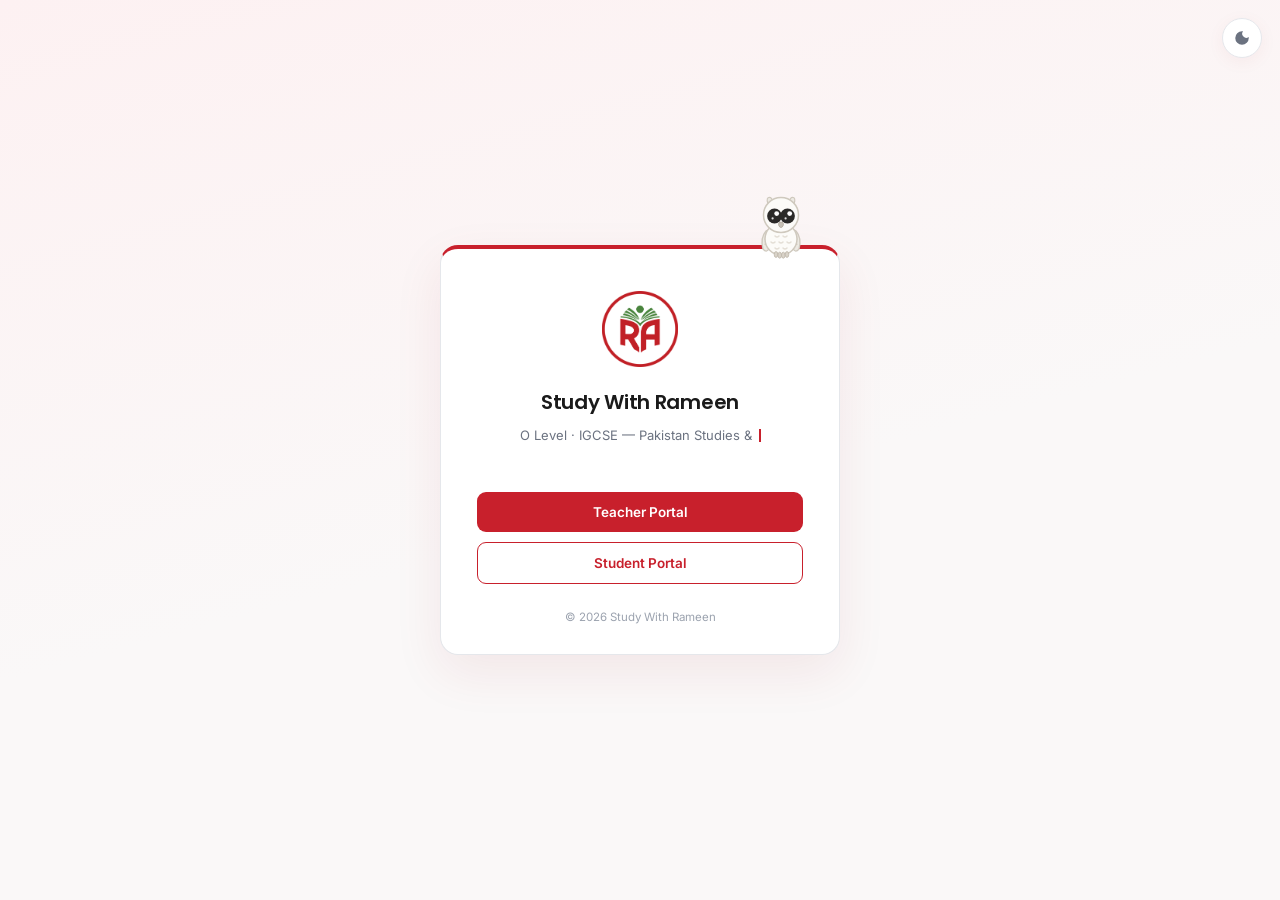
<file: index.html>
<!DOCTYPE html>
<html lang="en">
<head>
<meta charset="UTF-8">
<meta name="viewport" content="width=device-width, initial-scale=1.0">
<script>(function(){try{var t=localStorage.getItem('swr_theme');if(t==='dark'||t==='light')document.documentElement.setAttribute('data-theme',t);}catch(e){}})();</script>
<title>Study With Rameen · LMS Portal</title>
<link rel="preconnect" href="https://fonts.googleapis.com">
<link href="https://fonts.googleapis.com/css2?family=Poppins:wght@500;600;700;800&family=Inter:wght@400;500;600;700&display=swap" rel="stylesheet">
<link rel="stylesheet" href="style.css">
</head>
<body class="gateway-body">

  <button class="icon-btn theme-toggle floating" type="button" data-theme-toggle aria-label="Switch between light and dark theme">
    <svg class="ic-moon" viewBox="0 0 24 24" aria-hidden="true"><path d="M12 3a9 9 0 1 0 9 9c0-.46-.04-.92-.1-1.36a5.39 5.39 0 0 1-7.54-7.54c-.44-.06-.9-.1-1.36-.1z"/></svg>
    <svg class="ic-sun" viewBox="0 0 24 24" aria-hidden="true"><path d="M6.76 4.84l-1.8-1.79-1.41 1.41 1.79 1.79 1.42-1.41zM4 10.5H1v2h3v-2zm9-9.95h-2V3.5h2V.55zm7.45 3.91l-1.41-1.41-1.79 1.79 1.41 1.41 1.79-1.79zm-3.21 13.7l1.79 1.8 1.41-1.41-1.8-1.79-1.4 1.4zM20 10.5v2h3v-2h-3zm-8-5c-3.31 0-6 2.69-6 6s2.69 6 6 6 6-2.69 6-6-2.69-6-6-6zm-1 16.95h2V19.5h-2v2.95zm-7.45-3.91l1.41 1.41 1.79-1.8-1.41-1.41-1.79 1.8z"/></svg>
  </button>

  <main class="gateway-card">
    <img src="logo.png" class="logo" alt="Study With Rameen">

    <h1>Study With Rameen</h1>
    <p class="gw-sub" aria-label="O Level · IGCSE — Pakistan Studies & Islamiyat. Learning Management Portal.">
      <span aria-hidden="true">O Level · IGCSE — <span class="gw-type" id="gwType"></span><span class="gw-caret" id="gwCaret"></span></span>
      <span class="gw-line2" id="gwLine2" aria-hidden="true">Learning Management Portal</span>
    </p>

    <div class="gw-actions">
      <a class="btn btn-primary btn-block" href="teacher-login.html">Teacher Portal</a>
      <a class="btn btn-outline btn-block" href="login.html">Student Portal</a>
    </div>

    <p class="gw-foot">© 2026 Study With Rameen</p>
  </main>

<script src="owl.js"></script>
<script src="theme.js"></script>
<script>
(function () {
  const TEXT = 'Pakistan Studies & Islamiyat';
  const typeEl = document.getElementById('gwType');
  const caret = document.getElementById('gwCaret');
  const line2 = document.getElementById('gwLine2');
  const done = () => {
    line2.classList.add('show');
    setTimeout(() => caret.classList.add('done'), 1300);
  };
  if (matchMedia('(prefers-reduced-motion: reduce)').matches) {
    typeEl.textContent = TEXT;
    done();
    return;
  }
  let i = 0;
  setTimeout(function tick() {
    typeEl.textContent = TEXT.slice(0, ++i);
    if (i < TEXT.length) setTimeout(tick, 42);
    else done();
  }, 650);
})();
</script>
</body>
</html>
</file>
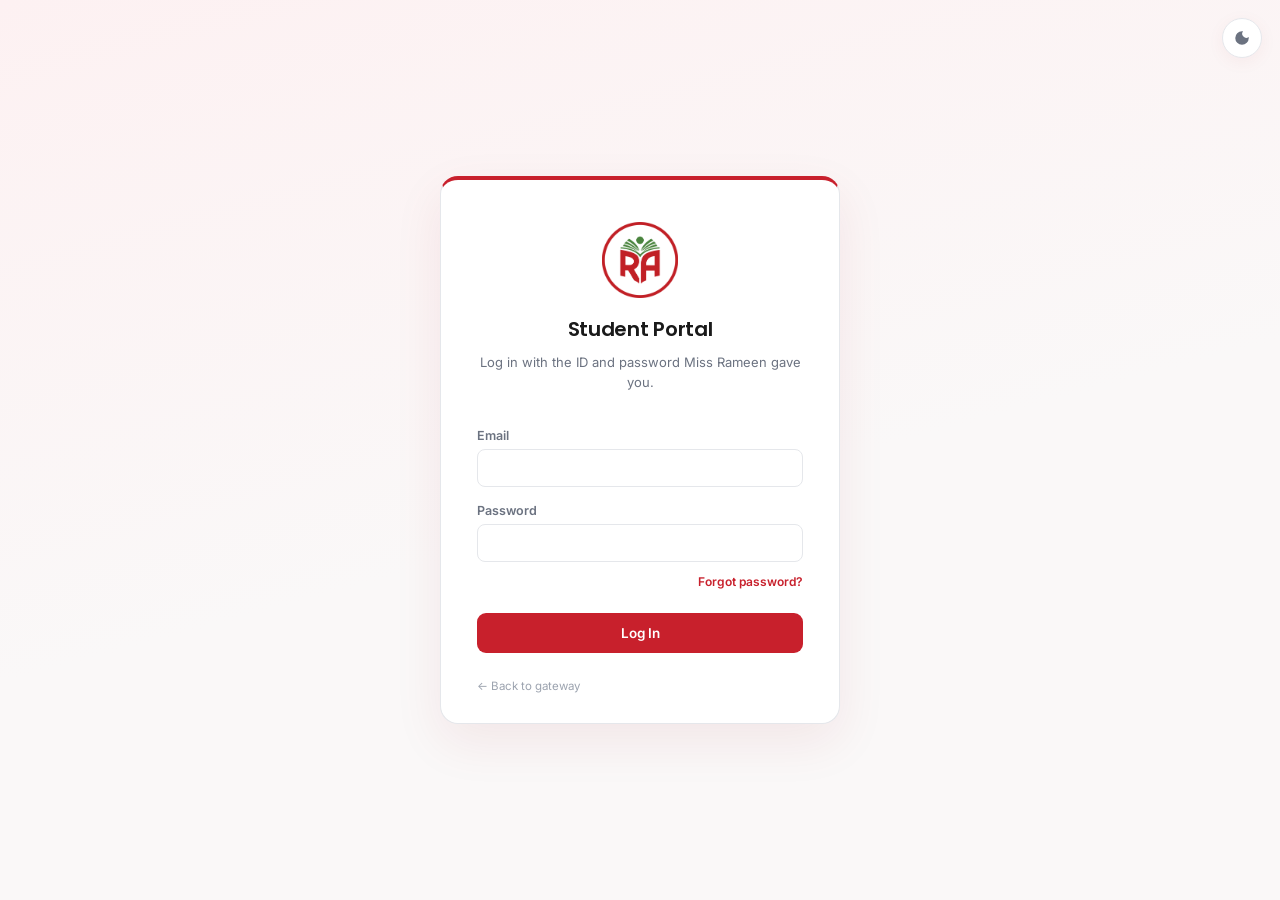
<file: login.html>
<!DOCTYPE html>
<html lang="en">
<head>
<meta charset="UTF-8">
<meta name="viewport" content="width=device-width, initial-scale=1.0">
<script>(function(){try{var t=localStorage.getItem('swr_theme');if(t==='dark'||t==='light')document.documentElement.setAttribute('data-theme',t);}catch(e){}})();</script>
<title>Student Log In · Study With Rameen</title>
<link rel="preconnect" href="https://fonts.googleapis.com">
<link href="https://fonts.googleapis.com/css2?family=Poppins:wght@500;600;700;800&family=Inter:wght@400;500;600;700&display=swap" rel="stylesheet">
<link rel="stylesheet" href="style.css">
</head>
<body class="gateway-body">

  <button class="icon-btn theme-toggle floating" type="button" data-theme-toggle aria-label="Switch between light and dark theme">
    <svg class="ic-moon" viewBox="0 0 24 24" aria-hidden="true"><path d="M12 3a9 9 0 1 0 9 9c0-.46-.04-.92-.1-1.36a5.39 5.39 0 0 1-7.54-7.54c-.44-.06-.9-.1-1.36-.1z"/></svg>
    <svg class="ic-sun" viewBox="0 0 24 24" aria-hidden="true"><path d="M6.76 4.84l-1.8-1.79-1.41 1.41 1.79 1.79 1.42-1.41zM4 10.5H1v2h3v-2zm9-9.95h-2V3.5h2V.55zm7.45 3.91l-1.41-1.41-1.79 1.79 1.41 1.41 1.79-1.79zm-3.21 13.7l1.79 1.8 1.41-1.41-1.8-1.79-1.4 1.4zM20 10.5v2h3v-2h-3zm-8-5c-3.31 0-6 2.69-6 6s2.69 6 6 6 6-2.69 6-6-2.69-6-6-6zm-1 16.95h2V19.5h-2v2.95zm-7.45-3.91l1.41 1.41 1.79-1.8-1.41-1.41-1.79 1.8z"/></svg>
  </button>

  <main class="gateway-card auth-card">
    <img src="logo.png" class="logo" alt="Study With Rameen">
    <h1>Student Portal</h1>
    <p class="gw-sub">Log in with the ID and password Miss Rameen gave you.</p>

    <form class="settings-form auth-form" id="signInForm">
      <label for="siEmail">Email</label>
      <input type="email" id="siEmail" required autocomplete="email">
      <label for="siPassword">Password</label>
      <input type="password" id="siPassword" required autocomplete="current-password">
      <a href="#" class="auth-forgot" id="forgotPassword">Forgot password?</a>
      <p class="auth-error" id="siError" hidden></p>
      <button type="submit" class="btn btn-primary btn-block">Log In</button>
    </form>

    <p class="gw-foot"><a href="index.html">← Back to gateway</a></p>
  </main>

<script src="theme.js"></script>
<script type="module" src="login.js"></script>
</body>
</html>
</file>
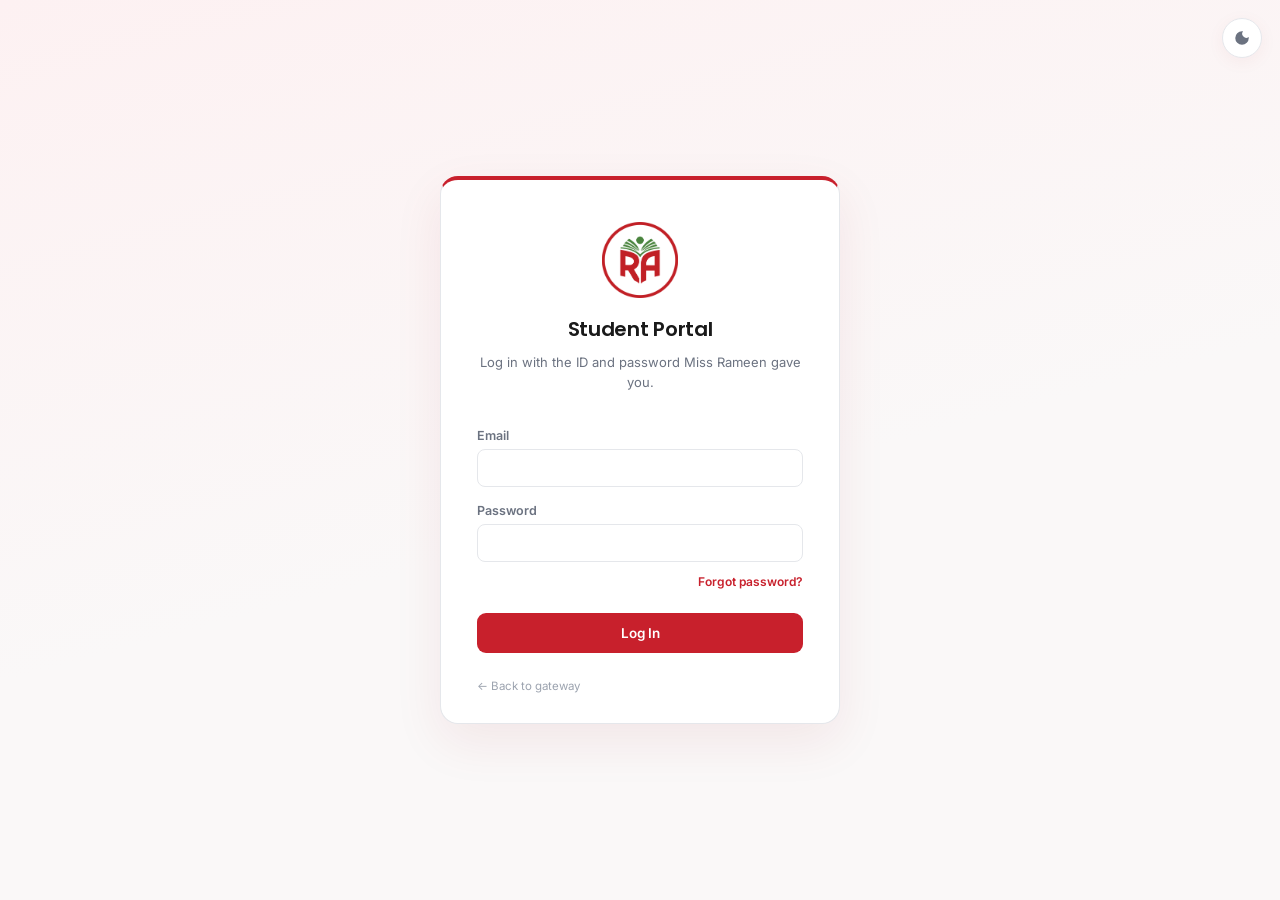
<file: student.html>
<!DOCTYPE html>
<html lang="en">
<head>
<meta charset="UTF-8">
<meta name="viewport" content="width=device-width, initial-scale=1.0">
<script>(function(){try{var t=localStorage.getItem('swr_theme');if(t==='dark'||t==='light')document.documentElement.setAttribute('data-theme',t);}catch(e){}})();</script>
<script>(function(){try{var raw=localStorage.getItem('sb-dtjdoblwxrikujmkzwgt-auth-token');if(!raw){location.replace('login.html');return;}if(/[?&]preview=/.test(location.search))return;var uid=(JSON.parse(raw).user||{}).id;var p=JSON.parse(localStorage.getItem('swr_profile')||'null');if(uid&&p&&p.id===uid){window.__SWR_PROFILE__=p;document.documentElement.classList.add('identity-cached');}}catch(e){}})();</script>
<title>Student Portal · Study With Rameen</title>
<link rel="preconnect" href="https://fonts.googleapis.com">
<link href="https://fonts.googleapis.com/css2?family=Poppins:wght@500;600;700;800&family=Inter:wght@400;500;600;700&display=swap" rel="stylesheet">
<link rel="stylesheet" href="style.css">
</head>
<body class="auth-checking" data-portal="student">

  <div class="auth-overlay" id="authOverlay" role="alert" hidden></div>

  <!-- ============ TOP NAV ============ -->
  <header class="topnav">
    <button class="nav-toggle icon-btn" type="button" data-nav-toggle aria-label="Open menu">
      <svg viewBox="0 0 24 24" aria-hidden="true"><path d="M3 6h18v2H3zm0 5h18v2H3zm0 5h18v2H3z"/></svg>
    </button>
    <a class="brand" href="index.html">
      <img src="logo.png" class="logo" alt="Study With Rameen">
      <span class="brand-text">
        <strong>Study With Rameen</strong>
        <small>Student Portal</small>
      </span>
    </a>

    <div class="topnav-right">
      <button class="icon-btn theme-toggle" type="button" data-theme-toggle aria-label="Switch between light and dark theme">
        <svg class="ic-moon" viewBox="0 0 24 24" aria-hidden="true"><path d="M12 3a9 9 0 1 0 9 9c0-.46-.04-.92-.1-1.36a5.39 5.39 0 0 1-7.54-7.54c-.44-.06-.9-.1-1.36-.1z"/></svg>
        <svg class="ic-sun" viewBox="0 0 24 24" aria-hidden="true"><path d="M6.76 4.84l-1.8-1.79-1.41 1.41 1.79 1.79 1.42-1.41zM4 10.5H1v2h3v-2zm9-9.95h-2V3.5h2V.55zm7.45 3.91l-1.41-1.41-1.79 1.79 1.41 1.41 1.79-1.79zm-3.21 13.7l1.79 1.8 1.41-1.41-1.8-1.79-1.4 1.4zM20 10.5v2h3v-2h-3zm-8-5c-3.31 0-6 2.69-6 6s2.69 6 6 6 6-2.69 6-6-2.69-6-6-6zm-1 16.95h2V19.5h-2v2.95zm-7.45-3.91l1.41 1.41 1.79-1.8-1.41-1.41-1.79 1.8z"/></svg>
      </button>
      <button class="icon-btn" type="button" id="notifBtn" aria-label="Notifications" aria-haspopup="true" aria-expanded="false" aria-controls="notifPanel">
        <svg viewBox="0 0 24 24" aria-hidden="true"><path d="M12 22c1.1 0 2-.9 2-2h-4c0 1.1.89 2 2 2zm6-6v-5c0-3.07-1.64-5.64-4.5-6.32V4c0-.83-.67-1.5-1.5-1.5s-1.5.67-1.5 1.5v.68C7.63 5.36 6 7.92 6 11v5l-2 2v1h16v-1l-2-2z"/></svg>
        <span class="badge" id="notifBadge" hidden></span>
      </button>
      <div class="notif-panel" id="notifPanel" role="dialog" aria-label="Notifications" hidden>
        <div class="notif-head">
          <strong>Notifications</strong>
          <button type="button" class="modal-close" id="notifClose" aria-label="Close">&times;</button>
        </div>
        <ul class="notif-list" id="notifList"></ul>
        <a class="notif-foot" href="#dashboard" id="notifSeeAll">See the announcement board</a>
      </div>
      <div class="divider-v"></div>
      <button class="user-chip">
        <span class="avatar-initials"></span>
        <span class="user-chip-name"></span>
        <svg viewBox="0 0 24 24"><path d="M7.41 8.59 12 13.17l4.59-4.58L18 10l-6 6-6-6 1.41-1.41z"/></svg>
      </button>
    </div>
  </header>

  <!-- ============ COHORT STRIP (fixed for students) ============ -->
  <div class="cohort-bar">
    <span class="cohort-label">Your Cohort</span>
    <span class="pill active static" id="cohortPillLabel">May/June 2026</span>
  </div>

  <div class="layout">

    <!-- ============ SIDEBAR ============ -->
    <aside class="sidebar" aria-label="Portal navigation">
      <nav class="snav">
        <a href="#dashboard" class="snav-item" data-view="dashboard">
          <svg viewBox="0 0 24 24"><path d="M3 13h8V3H3v10zm0 8h8v-6H3v6zm10 0h8V11h-8v10zm0-18v6h8V3h-8z"/></svg>
          <span>Dashboard</span>
        </a>
        <div class="snav-group" data-group="resources">
          <button type="button" class="snav-group-h" aria-expanded="false" aria-controls="snavGroup-resources">
            <svg viewBox="0 0 24 24"><path d="M21 5c-1.11-.35-2.33-.5-3.5-.5-1.95 0-4.05.4-5.5 1.5-1.45-1.1-3.55-1.5-5.5-1.5S2.45 4.9 1 6v14.65c0 .25.25.5.5.5.1 0 .15-.05.25-.05C3.1 20.45 5.05 20 6.5 20c1.95 0 4.05.4 5.5 1.5 1.35-.85 3.8-1.5 5.5-1.5 1.65 0 3.35.3 4.75 1.05.1.05.15.05.25.05.25 0 .5-.25.5-.5V6c-.6-.45-1.25-.75-2-1zm0 13.5c-1.1-.35-2.3-.5-3.5-.5-1.7 0-4.15.65-5.5 1.5V8c1.35-.85 3.8-1.5 5.5-1.5 1.2 0 2.4.15 3.5.5v11.5z"/></svg>
            <span>Resources</span>
            <svg class="snav-chev" viewBox="0 0 24 24" aria-hidden="true"><path d="M7.41 8.59 12 13.17l4.59-4.58L18 10l-6 6-6-6z"/></svg>
          </button>
          <div class="snav-group-b" id="snavGroup-resources">
            <div class="snav-group-in">
              <a href="#vault" class="snav-item" data-view="vault">
                <svg viewBox="0 0 24 24"><path d="M17 10.5V7c0-.55-.45-1-1-1H4c-.55 0-1 .45-1 1v10c0 .55.45 1 1 1h12c.55 0 1-.45 1-1v-3.5l4 4v-11l-4 4z"/></svg>
                <span>Lecture Vault</span>
              </a>
              <a href="#notes" class="snav-item" data-view="notes">
                <svg viewBox="0 0 24 24"><path d="M14 2H6c-1.1 0-1.99.9-1.99 2L4 20c0 1.1.89 2 1.99 2H18c1.1 0 2-.9 2-2V8l-6-6zm2 16H8v-2h8v2zm0-4H8v-2h8v2zm-3-5V3.5L18.5 9H13z"/></svg>
                <span>Notes</span>
              </a>
              <a href="#scripts" class="snav-item" data-view="scripts">
                <svg viewBox="0 0 24 24"><path d="M18 2H6c-1.1 0-2 .9-2 2v16c0 1.1.9 2 2 2h12c1.1 0 2-.9 2-2V4c0-1.1-.9-2-2-2zM6 4h5v8l-2.5-1.5L6 12V4z"/></svg>
                <span>Examiner Scripts</span>
              </a>
            </div>
          </div>
        </div>
        <div class="snav-group" data-group="tests">
          <button type="button" class="snav-group-h" aria-expanded="false" aria-controls="snavGroup-tests">
            <svg viewBox="0 0 24 24"><path d="M19 3h-4.18C14.4 1.84 13.3 1 12 1c-1.3 0-2.4.84-2.82 2H5c-1.1 0-2 .9-2 2v14c0 1.1.9 2 2 2h14c1.1 0 2-.9 2-2V5c0-1.1-.9-2-2-2zm-7 0c.55 0 1 .45 1 1s-.45 1-1 1-1-.45-1-1 .45-1 1-1zm-2 14-4-4 1.41-1.41L10 14.17l6.59-6.59L18 9l-8 8z"/></svg>
            <span>Tests &amp; Practice</span>
            <svg class="snav-chev" viewBox="0 0 24 24" aria-hidden="true"><path d="M7.41 8.59 12 13.17l4.59-4.58L18 10l-6 6-6-6z"/></svg>
          </button>
          <div class="snav-group-b" id="snavGroup-tests">
            <div class="snav-group-in">
              <a href="#weekly" class="snav-item" data-view="weekly">
                <svg viewBox="0 0 24 24"><path d="M11.99 2C6.47 2 2 6.48 2 12s4.47 10 9.99 10C17.52 22 22 17.52 22 12S17.52 2 11.99 2zm.01 18c-4.42 0-8-3.58-8-8s3.58-8 8-8 8 3.58 8 8-3.58 8-8 8zm.5-13H11v6l5.25 3.15.75-1.23-4.5-2.67z"/></svg>
                <span>Weekly Test</span>
              </a>
              <a href="#assignments" class="snav-item" data-view="assignments">
                <svg viewBox="0 0 24 24"><path d="M19 3h-4.18C14.4 1.84 13.3 1 12 1c-1.3 0-2.4.84-2.82 2H5c-1.1 0-2 .9-2 2v14c0 1.1.9 2 2 2h14c1.1 0 2-.9 2-2V5c0-1.1-.9-2-2-2zm-7 0c.55 0 1 .45 1 1s-.45 1-1 1-1-.45-1-1 .45-1 1-1zm-2 14-4-4 1.41-1.41L10 14.17l6.59-6.59L18 9l-8 8z"/></svg>
                <span>Assignments</span>
              </a>
              <a href="#practice" class="snav-item" data-view="practice" hidden>
                <svg viewBox="0 0 24 24"><path d="M19 9l1.25-2.75L23 5l-2.75-1.25L19 1l-1.25 2.75L15 5l2.75 1.25L19 9zm-7.5.5L9 4 6.5 9.5 1 12l5.5 2.5L9 20l2.5-5.5L17 12l-5.5-2.5zM19 15l-1.25 2.75L15 19l2.75 1.25L19 23l1.25-2.75L23 19l-2.75-1.25L19 15z"/></svg>
                <span>AI Practice</span>
              </a>
            </div>
          </div>
        </div>
        <div class="snav-group" data-group="progress">
          <button type="button" class="snav-group-h" aria-expanded="false" aria-controls="snavGroup-progress">
            <svg viewBox="0 0 24 24"><path d="M3.5 18.49l6-6.01 4 4L22 6.92l-1.41-1.41-7.09 7.97-4-4L2 16.99z"/></svg>
            <span>Progress Report</span>
            <svg class="snav-chev" viewBox="0 0 24 24" aria-hidden="true"><path d="M7.41 8.59 12 13.17l4.59-4.58L18 10l-6 6-6-6z"/></svg>
          </button>
          <div class="snav-group-b" id="snavGroup-progress">
            <div class="snav-group-in">
              <a href="#grades" class="snav-item" data-view="grades">
                <svg viewBox="0 0 24 24"><path d="M19 3h-4.18C14.4 1.84 13.3 1 12 1c-1.3 0-2.4.84-2.82 2H5c-1.1 0-2 .9-2 2v14c0 1.1.9 2 2 2h14c1.1 0 2-.9 2-2V5c0-1.1-.9-2-2-2zm-7 0c.55 0 1 .45 1 1s-.45 1-1 1-1-.45-1-1 .45-1 1-1zm2 14H7v-2h7v2zm3-4H7v-2h10v2zm0-4H7V7h10v2z"/></svg>
                <span>My Grades</span>
              </a>
              <a href="#syllabus" class="snav-item" data-view="syllabus">
                <svg viewBox="0 0 24 24"><path d="M22 5.18 10.59 16.6l-4.24-4.24 1.41-1.41 2.83 2.83 10-10L22 5.18zM12 20c-4.41 0-8-3.59-8-8s3.59-8 8-8c1.57 0 3.04.46 4.28 1.25l1.45-1.45A9.9 9.9 0 0 0 12 2C6.48 2 2 6.48 2 12s4.48 10 10 10c1.73 0 3.36-.44 4.78-1.22l-1.5-1.5c-1 .46-2.11.72-3.28.72z"/></svg>
                <span>My Syllabus</span>
              </a>
              <a href="#scoreboard" class="snav-item" data-view="scoreboard">
                <svg viewBox="0 0 24 24"><path d="M19 5h-2V3H7v2H5c-1.1 0-2 .9-2 2v1c0 2.55 1.92 4.63 4.39 4.94.63 1.5 1.98 2.63 3.61 2.96V19H7v2h10v-2h-4v-3.1c1.63-.33 2.98-1.46 3.61-2.96C19.08 12.63 21 10.55 21 8V7c0-1.1-.9-2-2-2zM5 8V7h2v3.82C5.84 10.4 5 9.3 5 8zm14 0c0 1.3-.84 2.4-2 2.82V7h2v1z"/></svg>
                <span>Scoreboard</span>
              </a>
            </div>
          </div>
        </div>
        <a href="#review" class="snav-item" data-view="review">
          <svg viewBox="0 0 24 24"><path d="M20 2H4c-1.1 0-2 .9-2 2v18l4-4h14c1.1 0 2-.9 2-2V4c0-1.1-.9-2-2-2zm-4.2 13L12 12.8 8.2 15l1-4.3L5.9 7.8l4.4-.4L12 3.3l1.7 4.1 4.4.4-3.3 2.9 1 4.3z"/></svg>
          <span>Review</span>
        </a>
        <a href="#settings" class="snav-item" data-view="settings">
          <svg viewBox="0 0 24 24"><path d="M19.14 12.94c.04-.3.06-.61.06-.94 0-.32-.02-.64-.07-.94l2.03-1.58c.18-.14.23-.41.12-.61l-1.92-3.32c-.12-.22-.37-.29-.59-.22l-2.39.96c-.5-.38-1.03-.7-1.62-.94l-.36-2.54c-.04-.24-.24-.41-.48-.41h-3.84c-.24 0-.43.17-.47.41l-.36 2.54c-.59.24-1.13.57-1.62.94l-2.39-.96c-.22-.08-.47 0-.59.22L2.74 8.87c-.12.21-.08.47.12.61l2.03 1.58c-.05.3-.09.63-.09.94s.02.64.07.94l-2.03 1.58c-.18.14-.23.41-.12.61l1.92 3.32c.12.22.37.29.59.22l2.39-.96c.5.38 1.03.7 1.62.94l.36 2.54c.05.24.24.41.48.41h3.84c.24 0 .44-.17.47-.41l.36-2.54c.59-.24 1.13-.56 1.62-.94l2.39.96c.22.08.47 0 .59-.22l1.92-3.32c.12-.22.07-.47-.12-.61l-2.01-1.58zM12 15.6c-1.98 0-3.6-1.62-3.6-3.6s1.62-3.6 3.6-3.6 3.6 1.62 3.6 3.6-1.62 3.6-3.6 3.6z"/></svg>
          <span>Settings</span>
        </a>
        <div class="snav-sep"></div>
        <a href="index.html" class="snav-item logout">
          <svg viewBox="0 0 24 24"><path d="M17 7l-1.41 1.41L18.17 11H8v2h10.17l-2.58 2.58L17 17l5-5zM4 5h8V3H4c-1.1 0-2 .9-2 2v14c0 1.1.9 2 2 2h8v-2H4V5z"/></svg>
          <span>Log out</span>
        </a>
      </nav>
    </aside>

    <!-- ============ MAIN CONTENT ============ -->
    <main class="content" aria-busy="true">

      <div class="boot-skeleton" aria-hidden="true">
        <div class="sk-row"><span class="sk-block sk-card"></span><span class="sk-block sk-card"></span><span class="sk-block sk-card"></span><span class="sk-block sk-card"></span></div>
        <span class="sk-block sk-panel"></span>
        <span class="sk-block sk-panel short"></span>
      </div>

      <div class="page-head">
        <div>
          <h1 id="viewTitle">Dashboard</h1>
          <p id="todaySub"></p>
        </div>
      </div>

      <!-- ================= VIEW: DASHBOARD ================= -->
      <section class="view" data-view="dashboard">

        <div id="letterBanner" hidden></div>

        <div class="welcome-banner">
          <div>
            <span class="fact-tag" id="dashFactTag"></span>
            <h2 id="dashFactText"></h2>
          </div>
        </div>

        <div class="panel">
          <div class="panel-head">
            <h2>Syllabus Tracker</h2>
            <span class="panel-hint">Completion per subject, based on lectures you've watched</span>
          </div>
          <div class="ring-grid" data-list="rings"></div>
        </div>

        <div class="two-col">
          <div class="panel">
            <div class="panel-head">
              <h2>Leaderboard</h2>
              <a class="jump" href="#scoreboard">Full scoreboard →</a>
            </div>
            <div class="course-tabs" data-course-tabs role="tablist" aria-label="Course" hidden></div>
            <div class="podium mini" data-list="mini-podium"></div>
          </div>

          <div class="panel">
            <div class="panel-head">
              <h2>Announcement Board</h2>
              <span class="panel-hint">From Miss Rameen</span>
            </div>
            <ul class="ann-list" data-list="announcements"></ul>
          </div>
        </div>

      </section>

      <!-- ================= VIEW: LECTURE VAULT ================= -->
      <section class="view" data-view="vault" hidden>
        <div class="panel">
          <div class="panel-head">
            <h2>Lecture Vault</h2>
            <span class="panel-hint">Pick a subject, open a chapter, press play — toggle any lecture for offline study</span>
          </div>

          <div class="subject-grid" data-subjects="vault"></div>
          <div data-chapters="vault"></div>
        </div>
      </section>

      <!-- ================= VIEW: NOTES ================= -->
      <section class="view" data-view="notes" hidden>
        <div class="panel">
          <div class="panel-head">
            <h2>Notes</h2>
            <span class="panel-hint">Targeted PDFs for every chapter — download any for offline study</span>
          </div>
          <div class="subject-grid" data-subjects="notes"></div>
          <div data-chapters="notes"></div>
        </div>
      </section>

      <!-- ================= VIEW: MY SYLLABUS ================= -->
      <section class="view" data-view="syllabus" hidden>
        <div class="panel">
          <div class="panel-head">
            <h2>My Syllabus</h2>
            <span class="panel-hint">Rate yourself on every topic, then jump straight to its notes and lectures</span>
          </div>
          <div id="syllabusArea"></div>
        </div>
      </section>

      <!-- ================= VIEW: EXAMINER SCRIPTS ================= -->
      <section class="view" data-view="scripts" hidden>
        <div class="panel">
          <div class="panel-head">
            <h2>Examiner Scripts</h2>
            <span class="panel-hint">Real marked scripts. Tap one to read it here.</span>
          </div>
          <div id="scriptsArea"></div>
        </div>
      </section>

      <!-- ================= VIEW: AI PRACTICE ================= -->
      <section class="view" data-view="practice" hidden>
        <div class="panel pr-panel">
          <div id="practiceArea"></div>
        </div>
      </section>

      <!-- ================= VIEW: WEEKLY TEST ================= -->
      <section class="view" data-view="weekly" hidden>
        <div class="panel">
          <div class="panel-head">
            <h2>Weekly Test</h2>
            <span class="panel-hint">Download the test paper, solve it, then upload photos before uploads close</span>
          </div>
          <div id="weeklyArea"></div>
        </div>
      </section>

      <!-- ================= VIEW: ASSIGNMENTS & HOMEWORK ================= -->
      <section class="view" data-view="assignments" hidden>
        <div class="panel">
          <div class="panel-head">
            <h2>Assignments &amp; Homework</h2>
            <span class="panel-hint">Upload photos or PDFs of your work before the deadline — marks appear here once checked</span>
          </div>
          <div id="assignmentsArea"></div>
        </div>
      </section>

      <!-- ================= VIEW: MY GRADES ================= -->
      <section class="view" data-view="grades" hidden>

        <div class="course-tabs grade-course-tabs" data-grade-course-tabs role="tablist" aria-label="Course" hidden></div>

        <div class="stats" aria-label="Grade summary">
          <div class="stat-card">
            <div class="stat-icon">
              <svg viewBox="0 0 24 24"><path d="M19 5h-2V3H7v2H5c-1.1 0-2 .9-2 2v1c0 2.55 1.92 4.63 4.39 4.94.63 1.5 1.98 2.63 3.61 2.96V19H7v2h10v-2h-4v-3.1c1.63-.33 2.98-1.46 3.61-2.96C19.08 12.63 21 10.55 21 8V7c0-1.1-.9-2-2-2zM5 8V7h2v3.82C5.84 10.4 5 9.3 5 8zm14 0c0 1.3-.84 2.4-2 2.82V7h2v1z"/></svg>
            </div>
            <div class="stat-body">
              <span class="stat-value" id="sGradeLatest"></span>
              <span class="stat-label">Latest Grade</span>
              <span class="stat-sub" id="sGradeLatestSub"></span>
            </div>
          </div>
          <div class="stat-card">
            <div class="stat-icon">
              <svg viewBox="0 0 24 24"><path d="M19 3h-4.18C14.4 1.84 13.3 1 12 1c-1.3 0-2.4.84-2.82 2H5c-1.1 0-2 .9-2 2v14c0 1.1.9 2 2 2h14c1.1 0 2-.9 2-2V5c0-1.1-.9-2-2-2zm-7 0c.55 0 1 .45 1 1s-.45 1-1 1-1-.45-1-1 .45-1 1-1zm2 14H7v-2h7v2zm3-4H7v-2h10v2zm0-4H7V7h10v2z"/></svg>
            </div>
            <div class="stat-body">
              <span class="stat-value" id="sGradeTaken"></span>
              <span class="stat-label">Graded So Far</span>
              <span class="stat-sub" id="sGradeTakenSub"></span>
            </div>
          </div>
          <div class="stat-card">
            <div class="stat-icon">
              <svg viewBox="0 0 24 24"><path d="M16 6l2.29 2.29-4.88 4.88-4-4L2 16.59 3.41 18l6-6 4 4 6.3-6.29L22 12V6z"/></svg>
            </div>
            <div class="stat-body">
              <span class="stat-value" id="sGradeTrend"></span>
              <span class="stat-label">Progress Trend</span>
              <span class="stat-sub" id="sGradeTrendSub"></span>
            </div>
          </div>
          <div class="stat-card">
            <div class="stat-icon">
              <svg viewBox="0 0 24 24"><path d="M19 3h-1V1h-2v2H8V1H6v2H5c-1.11 0-1.99.9-1.99 2L3 19c0 1.1.89 2 2 2h14c1.1 0 2-.9 2-2V5c0-1.1-.9-2-2-2zm0 16H5V8h14v11z"/></svg>
            </div>
            <div class="stat-body">
              <span class="stat-value" id="sAttendancePct"></span>
              <span class="stat-label">Attendance</span>
              <span class="stat-sub" id="sAttendanceSub"></span>
            </div>
          </div>
        </div>

        <div class="panel">
          <div class="panel-head">
            <h2>Marks over time</h2>
            <span class="panel-hint">Every graded <span id="sGradeCourseName"></span> item, in order</span>
          </div>
          <div id="sGradeChart"></div>
          <p class="empty-note" id="sGradeChartEmpty" hidden>No graded work yet — your chart appears once Miss Rameen marks something.</p>
          <div class="report-bands-legend">
            <div class="band-chip"><span class="grade-chip">A*</span><span class="band-range">90–100</span></div>
            <div class="band-chip"><span class="grade-chip">A</span><span class="band-range">80–89</span></div>
            <div class="band-chip"><span class="grade-chip mid">B</span><span class="band-range">70–79</span></div>
            <div class="band-chip"><span class="grade-chip mid">C</span><span class="band-range">60–69</span></div>
            <div class="band-chip"><span class="grade-chip mid">D</span><span class="band-range">50–59</span></div>
            <div class="band-chip"><span class="grade-chip risk">U</span><span class="band-range">0–49</span></div>
          </div>
        </div>

        <div class="panel">
          <div class="panel-head">
            <h2>Grading Tracker</h2>
            <span class="panel-hint">🔒 Private — only you and your teacher can see this</span>
          </div>
          <div class="table-wrap">
            <table class="sub-table">
              <thead>
                <tr>
                  <th scope="col">Item</th>
                  <th scope="col">Due</th>
                  <th scope="col">Status</th>
                  <th scope="col">Grade</th>
                  <th scope="col">Feedback</th>
                </tr>
              </thead>
              <tbody id="gradeTableBody"></tbody>
            </table>
          </div>
        </div>

      </section>

      <!-- ================= VIEW: SCOREBOARD ================= -->
      <section class="view" data-view="scoreboard" hidden>
        <div class="sb-panel">
          <div class="sb-head-row">
            <div>
              <span class="sb-live-pill">Live</span>
              <h1 class="sb-title">Scoreboard</h1>
              <div class="sb-sub" id="sScoreboardHint">Computed live from marked work this month</div>
            </div>
            <div class="sb-controls">
              <select id="sScoreboardMonth" class="sb-month-select"></select>
            </div>
          </div>

          <div class="course-tabs sb-course-tabs" data-course-tabs role="tablist" aria-label="Course" hidden></div>

          <div class="sb-rows" id="sbRows"></div>
          <p class="empty-note" id="podiumEmpty" hidden>No scoreboard yet — the first monthly ranking is published after the first marked assignment.</p>

          <div class="sb-unranked" id="sbUnranked" hidden>
            <div class="sb-unranked-title">Not yet ranked</div>
            <div class="sb-unranked-list" id="sbUnrankedList"></div>
          </div>

          <div class="sb-footer" id="sbFooter">Students see ranks only — raw marks always stay private.</div>
        </div>
      </section>

      <!-- ================= VIEW: REVIEW (student-review.js) ================= -->
      <section class="view" data-view="review" hidden>
        <div class="panel">
          <div class="panel-head">
            <h2>Review your classes</h2>
            <span class="panel-hint">Tell Miss Rameen how it's going. Only she can read it.</span>
          </div>
          <div id="reviewArea"></div>
        </div>
      </section>

      <!-- ================= VIEW: SETTINGS ================= -->
      <section class="view" data-view="settings" hidden>
        <div class="panel">
          <div class="panel-head">
            <h2>Settings</h2>
            <span class="panel-hint">Email is your login ID — ask Miss Rameen if it needs to change</span>
          </div>
          <form class="settings-form" id="settingsForm">
            <label for="setName">Display name</label>
            <input type="text" id="setName" required>
            <label for="setEmail">Email</label>
            <input type="email" id="setEmail" readonly>
            <label for="setQuality">Offline download quality</label>
            <select id="setQuality" class="tool-select">
              <option>Auto (recommended)</option>
              <option>720p — best quality</option>
              <option>480p — saves data</option>
              <option>Audio only</option>
            </select>
            <button type="submit" class="btn btn-primary">Save changes</button>
          </form>
        </div>
      </section>

      <footer class="foot">© 2026 Study With Rameen · Student Portal</footer>

    </main>
  </div>

  <!-- Sunday Letter: one-time pop-up + full-screen reader (student-letter.js) -->
  <div class="lt-popup" id="letterPopup" role="status" aria-live="polite" hidden></div>
  <div class="lt-reader" id="letterReader" hidden></div>

  <!-- Toast -->
  <div class="toast" id="toast" role="status" aria-live="polite">
    <span class="toast-icon"><svg viewBox="0 0 24 24"><path d="M9 16.17 4.83 12l-1.42 1.41L9 19 21 7l-1.41-1.41z"/></svg></span>
    <div>
      <strong id="toastTitle"></strong>
      <small id="toastMsg"></small>
    </div>
  </div>

<script src="data.js"></script>
<script src="student.js"></script>
<script src="owl.js"></script>
<script src="theme.js"></script>
<script src="mobile-nav.js"></script>
<script type="module" src="auth-guard.js"></script>
</body>
</html>
</file>
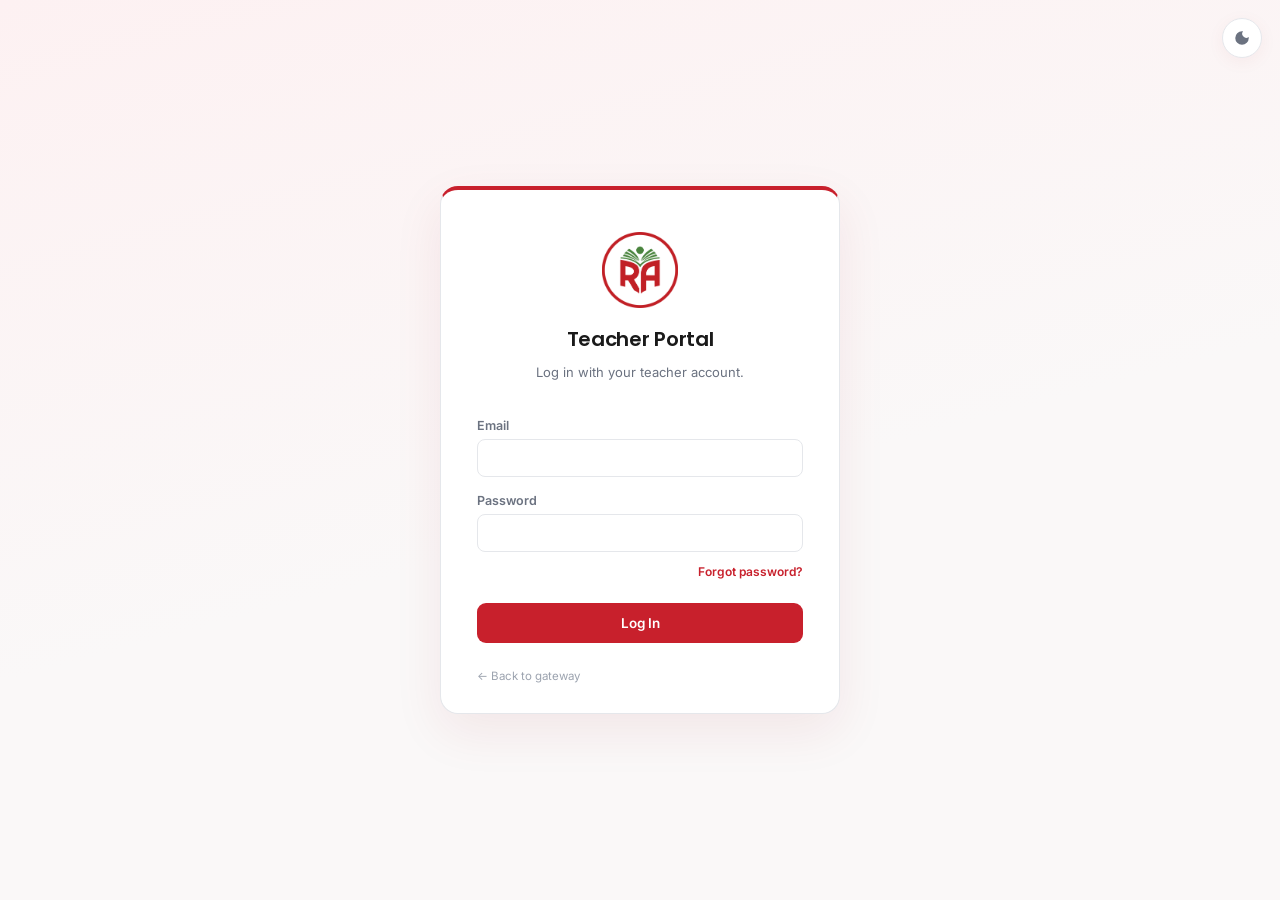
<file: teacher-login.html>
<!DOCTYPE html>
<html lang="en">
<head>
<meta charset="UTF-8">
<meta name="viewport" content="width=device-width, initial-scale=1.0">
<script>(function(){try{var t=localStorage.getItem('swr_theme');if(t==='dark'||t==='light')document.documentElement.setAttribute('data-theme',t);}catch(e){}})();</script>
<title>Teacher Log In · Study With Rameen</title>
<link rel="preconnect" href="https://fonts.googleapis.com">
<link href="https://fonts.googleapis.com/css2?family=Poppins:wght@500;600;700;800&family=Inter:wght@400;500;600;700&display=swap" rel="stylesheet">
<link rel="stylesheet" href="style.css">
</head>
<body class="gateway-body">

  <button class="icon-btn theme-toggle floating" type="button" data-theme-toggle aria-label="Switch between light and dark theme">
    <svg class="ic-moon" viewBox="0 0 24 24" aria-hidden="true"><path d="M12 3a9 9 0 1 0 9 9c0-.46-.04-.92-.1-1.36a5.39 5.39 0 0 1-7.54-7.54c-.44-.06-.9-.1-1.36-.1z"/></svg>
    <svg class="ic-sun" viewBox="0 0 24 24" aria-hidden="true"><path d="M6.76 4.84l-1.8-1.79-1.41 1.41 1.79 1.79 1.42-1.41zM4 10.5H1v2h3v-2zm9-9.95h-2V3.5h2V.55zm7.45 3.91l-1.41-1.41-1.79 1.79 1.41 1.41 1.79-1.79zm-3.21 13.7l1.79 1.8 1.41-1.41-1.8-1.79-1.4 1.4zM20 10.5v2h3v-2h-3zm-8-5c-3.31 0-6 2.69-6 6s2.69 6 6 6 6-2.69 6-6-2.69-6-6-6zm-1 16.95h2V19.5h-2v2.95zm-7.45-3.91l1.41 1.41 1.79-1.8-1.41-1.41-1.79 1.8z"/></svg>
  </button>

  <main class="gateway-card auth-card">
    <img src="logo.png" class="logo" alt="Study With Rameen">
    <h1>Teacher Portal</h1>
    <p class="gw-sub">Log in with your teacher account.</p>

    <form class="settings-form auth-form" id="signInForm">
      <label for="siEmail">Email</label>
      <input type="email" id="siEmail" required autocomplete="email">
      <label for="siPassword">Password</label>
      <input type="password" id="siPassword" required autocomplete="current-password">
      <a href="#" class="auth-forgot" id="forgotPassword">Forgot password?</a>
      <p class="auth-error" id="siError" hidden></p>
      <button type="submit" class="btn btn-primary btn-block">Log In</button>
    </form>

    <p class="gw-foot"><a href="index.html">← Back to gateway</a></p>
  </main>

<script src="theme.js"></script>
<script type="module" src="teacher-login.js"></script>
</body>
</html>
</file>
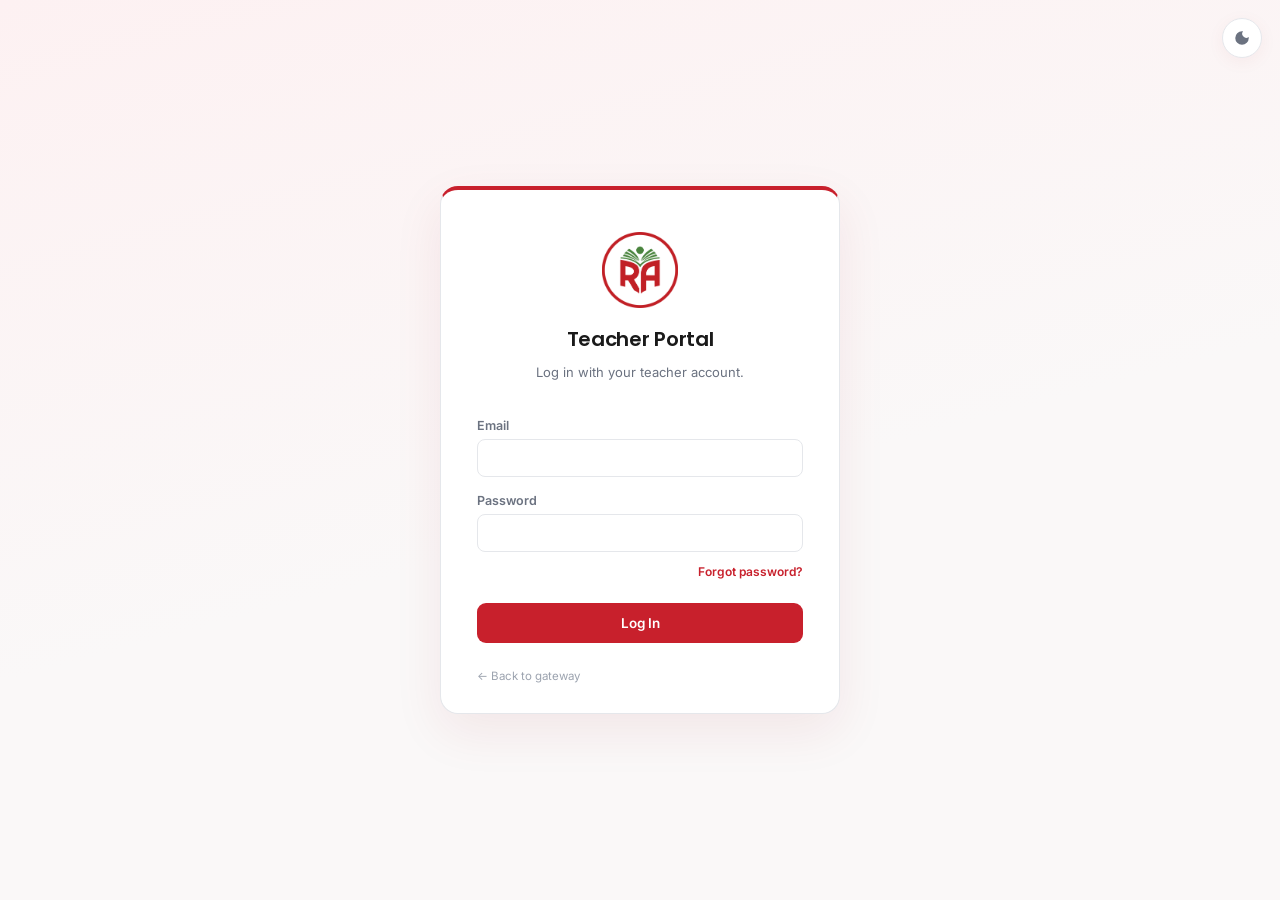
<file: teacher.html>
<!DOCTYPE html>
<html lang="en">
<head>
<meta charset="UTF-8">
<meta name="viewport" content="width=device-width, initial-scale=1.0">
<script>(function(){try{var t=localStorage.getItem('swr_theme');if(t==='dark'||t==='light')document.documentElement.setAttribute('data-theme',t);}catch(e){}})();</script>
<script>(function(){try{var raw=localStorage.getItem('sb-dtjdoblwxrikujmkzwgt-auth-token');var s=raw&&JSON.parse(raw);if(!s||!s.user||s.user.id!=='e6e72a6c-2242-42f4-8a09-116af571bb95')location.replace('teacher-login.html');}catch(e){}})();</script>
<title>Teacher Portal · Study With Rameen</title>
<link rel="preconnect" href="https://fonts.googleapis.com">
<link href="https://fonts.googleapis.com/css2?family=Poppins:wght@500;600;700;800&family=Inter:wght@400;500;600;700&display=swap" rel="stylesheet">
<link rel="stylesheet" href="style.css">
</head>
<body class="auth-checking">

  <div class="auth-overlay" id="authOverlay" role="alert" hidden></div>

  <!-- ============ TOP NAV ============ -->
  <header class="topnav">
    <button class="nav-toggle icon-btn" type="button" data-nav-toggle aria-label="Open menu">
      <svg viewBox="0 0 24 24" aria-hidden="true"><path d="M3 6h18v2H3zm0 5h18v2H3zm0 5h18v2H3z"/></svg>
    </button>
    <a class="brand" href="index.html">
      <img src="logo.png" class="logo" alt="Study With Rameen">
      <span class="brand-text">
        <strong>Study With Rameen</strong>
        <small>Teacher Portal</small>
      </span>
    </a>

    <div class="topnav-right">
      <button class="icon-btn" type="button" id="previewAsStudentBtn" aria-label="Preview as a student">
        <svg viewBox="0 0 24 24" aria-hidden="true"><path d="M12 4.5C7 4.5 2.73 7.61 1 12c1.73 4.39 6 7.5 11 7.5s9.27-3.11 11-7.5C21.27 7.61 17 4.5 12 4.5zm0 12.5c-2.76 0-5-2.24-5-5s2.24-5 5-5 5 2.24 5 5-2.24 5-5 5zm0-8a3 3 0 100 6 3 3 0 000-6z"/></svg>
      </button>
      <div class="preview-picker" id="previewPicker" hidden>
        <div class="preview-picker-head">
          <strong>View as a student</strong>
          <button type="button" class="modal-close" id="previewPickerClose" aria-label="Close">&times;</button>
        </div>
        <p class="preview-picker-hint">Opens their view in a new tab. Uploads and settings changes are disabled.</p>
        <input type="search" class="res-search" id="previewPickerSearch" placeholder="Search students…">
        <ul class="preview-picker-list" id="previewPickerList"></ul>
      </div>
      <button class="icon-btn theme-toggle" type="button" data-theme-toggle aria-label="Switch between light and dark theme">
        <svg class="ic-moon" viewBox="0 0 24 24" aria-hidden="true"><path d="M12 3a9 9 0 1 0 9 9c0-.46-.04-.92-.1-1.36a5.39 5.39 0 0 1-7.54-7.54c-.44-.06-.9-.1-1.36-.1z"/></svg>
        <svg class="ic-sun" viewBox="0 0 24 24" aria-hidden="true"><path d="M6.76 4.84l-1.8-1.79-1.41 1.41 1.79 1.79 1.42-1.41zM4 10.5H1v2h3v-2zm9-9.95h-2V3.5h2V.55zm7.45 3.91l-1.41-1.41-1.79 1.79 1.41 1.41 1.79-1.79zm-3.21 13.7l1.79 1.8 1.41-1.41-1.8-1.79-1.4 1.4zM20 10.5v2h3v-2h-3zm-8-5c-3.31 0-6 2.69-6 6s2.69 6 6 6 6-2.69 6-6-2.69-6-6-6zm-1 16.95h2V19.5h-2v2.95zm-7.45-3.91l1.41 1.41 1.79-1.8-1.41-1.41-1.79 1.8z"/></svg>
      </button>
      <div class="divider-v"></div>
      <button class="user-chip">
        <span class="avatar-initials">RA</span>
        <span class="user-chip-name">Rameen Asad</span>
        <svg viewBox="0 0 24 24"><path d="M7.41 8.59 12 13.17l4.59-4.58L18 10l-6 6-6-6 1.41-1.41z"/></svg>
      </button>
    </div>
  </header>

  <!-- ============ COHORT QUICK-SELECT ============ -->
  <div class="cohort-bar">
    <span class="cohort-label">Cohort</span>
    <div class="cohort-pills" role="tablist" aria-label="Student cohorts">
      <button class="pill active" data-cohort="on26">October/November 2026</button>
      <button class="pill" data-cohort="mj27">May/June 2027</button>
    </div>
    <span class="cohort-meta" id="cohortMeta"></span>
  </div>

  <div class="layout">

    <!-- ============ SIDEBAR ============ -->
    <aside class="sidebar" aria-label="Portal navigation">
      <nav class="snav">
        <a href="#dashboard" class="snav-item" data-view="dashboard">
          <svg viewBox="0 0 24 24"><path d="M3 13h8V3H3v10zm0 8h8v-6H3v6zm10 0h8V11h-8v10zm0-18v6h8V3h-8z"/></svg>
          <span>Dashboard</span>
        </a>
        <a href="#uploads" class="snav-item" data-view="uploads">
          <svg viewBox="0 0 24 24"><path d="M9 16h6v-6h4l-7-7-7 7h4v6zm-4 2h14v2H5v-2z"/></svg>
          <span>Upload Notes</span>
        </a>
        <a href="#content" class="snav-item" data-view="content">
          <svg viewBox="0 0 24 24"><path d="M10 4H4c-1.1 0-1.99.9-1.99 2L2 18c0 1.1.9 2 2 2h16c1.1 0 2-.9 2-2V8c0-1.1-.9-2-2-2h-8l-2-2z"/></svg>
          <span>Manage Content</span>
        </a>
        <a href="#syllabus" class="snav-item" data-view="syllabus">
          <svg viewBox="0 0 24 24"><path d="M22 5.18 10.59 16.6l-4.24-4.24 1.41-1.41 2.83 2.83 10-10L22 5.18zM12 20c-4.41 0-8-3.59-8-8s3.59-8 8-8c1.57 0 3.04.46 4.28 1.25l1.45-1.45A9.9 9.9 0 0 0 12 2C6.48 2 2 6.48 2 12s4.48 10 10 10c1.73 0 3.36-.44 4.78-1.22l-1.5-1.5c-1 .46-2.11.72-3.28.72z"/></svg>
          <span>Syllabus Confidence</span>
        </a>
        <a href="#assignments" class="snav-item" data-view="assignments">
          <svg viewBox="0 0 24 24"><path d="M19 3h-4.18C14.4 1.84 13.3 1 12 1c-1.3 0-2.4.84-2.82 2H5c-1.1 0-2 .9-2 2v14c0 1.1.9 2 2 2h14c1.1 0 2-.9 2-2V5c0-1.1-.9-2-2-2zm-7 0c.55 0 1 .45 1 1s-.45 1-1 1-1-.45-1-1 .45-1 1-1zm-2 14-4-4 1.41-1.41L10 14.17l6.59-6.59L18 9l-8 8z"/></svg>
          <span>Assignments</span>
        </a>
        <a href="#weekly-test" class="snav-item" data-view="weekly-test">
          <svg viewBox="0 0 24 24"><path d="M11.99 2C6.47 2 2 6.48 2 12s4.47 10 9.99 10C17.52 22 22 17.52 22 12S17.52 2 11.99 2zm.01 18c-4.42 0-8-3.58-8-8s3.58-8 8-8 8 3.58 8 8-3.58 8-8 8zm.5-13H11v6l5.25 3.15.75-1.23-4.5-2.67z"/></svg>
          <span>Weekly Test</span>
        </a>
        <a href="#scripts" class="snav-item" data-view="scripts">
          <svg viewBox="0 0 24 24"><path d="M18 2H6c-1.1 0-2 .9-2 2v16c0 1.1.9 2 2 2h12c1.1 0 2-.9 2-2V4c0-1.1-.9-2-2-2zM6 4h5v8l-2.5-1.5L6 12V4z"/></svg>
          <span>Examiner Scripts</span>
        </a>
        <a href="#practice" class="snav-item" data-view="practice">
          <svg viewBox="0 0 24 24"><path d="M19 9l1.25-2.75L23 5l-2.75-1.25L19 1l-1.25 2.75L15 5l2.75 1.25L19 9zm-7.5.5L9 4 6.5 9.5 1 12l5.5 2.5L9 20l2.5-5.5L17 12l-5.5-2.5zM19 15l-1.25 2.75L15 19l2.75 1.25L19 23l1.25-2.75L23 19l-2.75-1.25L19 15z"/></svg>
          <span>AI Practice</span>
        </a>
        <a href="#reviews" class="snav-item" data-view="reviews">
          <svg viewBox="0 0 24 24"><path d="M20 2H4c-1.1 0-2 .9-2 2v18l4-4h14c1.1 0 2-.9 2-2V4c0-1.1-.9-2-2-2zm-4.2 13L12 12.8 8.2 15l1-4.3L5.9 7.8l4.4-.4L12 3.3l1.7 4.1 4.4.4-3.3 2.9 1 4.3z"/></svg>
          <span>Student Reviews</span>
          <span class="snav-badge" id="reviewsBadge" hidden></span>
        </a>
        <a href="#students" class="snav-item" data-view="students">
          <svg viewBox="0 0 24 24"><path d="M16 11c1.66 0 2.99-1.34 2.99-3S17.66 5 16 5c-1.66 0-3 1.34-3 3s1.34 3 3 3zm-8 0c1.66 0 2.99-1.34 2.99-3S9.66 5 8 5C6.34 5 5 6.34 5 8s1.34 3 3 3zm0 2c-2.33 0-7 1.17-7 3.5V19h14v-2.5c0-2.33-4.67-3.5-7-3.5zm8 0c-.29 0-.62.02-.97.05 1.16.84 1.97 1.97 1.97 3.45V19h6v-2.5c0-2.33-4.67-3.5-7-3.5z"/></svg>
          <span>Students</span>
        </a>
        <a href="#attendance" class="snav-item" data-view="attendance">
          <svg viewBox="0 0 24 24"><path d="M19 3h-1V1h-2v2H8V1H6v2H5c-1.11 0-1.99.9-1.99 2L3 19c0 1.1.89 2 2 2h14c1.1 0 2-.9 2-2V5c0-1.1-.9-2-2-2zm0 16H5V8h14v11zm-9-6h2v2h-2zm-4 0h2v2H6zm8 0h2v2h-2z"/></svg>
          <span>Attendance</span>
        </a>
        <a href="#scoreboard" class="snav-item" data-view="scoreboard">
          <svg viewBox="0 0 24 24"><path d="M19 5h-2V3H7v2H5c-1.1 0-2 .9-2 2v1c0 2.55 1.92 4.63 4.39 4.94.63 1.5 1.98 2.63 3.61 2.96V19H7v2h10v-2h-4v-3.1c1.63-.33 2.98-1.46 3.61-2.96C19.08 12.63 21 10.55 21 8V7c0-1.1-.9-2-2-2zM5 8V7h2v3.82C5.84 10.4 5 9.3 5 8zm14 0c0 1.3-.84 2.4-2 2.82V7h2v1z"/></svg>
          <span>Scoreboard</span>
        </a>
        <a href="#settings" class="snav-item" data-view="settings">
          <svg viewBox="0 0 24 24"><path d="M19.14 12.94c.04-.3.06-.61.06-.94 0-.32-.02-.64-.07-.94l2.03-1.58c.18-.14.23-.41.12-.61l-1.92-3.32c-.12-.22-.37-.29-.59-.22l-2.39.96c-.5-.38-1.03-.7-1.62-.94l-.36-2.54c-.04-.24-.24-.41-.48-.41h-3.84c-.24 0-.43.17-.47.41l-.36 2.54c-.59.24-1.13.57-1.62.94l-2.39-.96c-.22-.08-.47 0-.59.22L2.74 8.87c-.12.21-.08.47.12.61l2.03 1.58c-.05.3-.09.63-.09.94s.02.64.07.94l-2.03 1.58c-.18.14-.23.41-.12.61l1.92 3.32c.12.22.37.29.59.22l2.39-.96c.5.38 1.03.7 1.62.94l.36 2.54c.05.24.24.41.48.41h3.84c.24 0 .44-.17.47-.41l.36-2.54c.59-.24 1.13-.56 1.62-.94l2.39.96c.22.08.47 0 .59-.22l1.92-3.32c.12-.22.07-.47-.12-.61l-2.01-1.58zM12 15.6c-1.98 0-3.6-1.62-3.6-3.6s1.62-3.6 3.6-3.6 3.6 1.62 3.6 3.6-1.62 3.6-3.6 3.6z"/></svg>
          <span>Settings</span>
        </a>
        <div class="snav-sep"></div>
        <a href="index.html" class="snav-item logout">
          <svg viewBox="0 0 24 24"><path d="M17 7l-1.41 1.41L18.17 11H8v2h10.17l-2.58 2.58L17 17l5-5zM4 5h8V3H4c-1.1 0-2 .9-2 2v14c0 1.1.9 2 2 2h8v-2H4V5z"/></svg>
          <span>Log out</span>
        </a>
      </nav>
    </aside>

    <!-- ============ MAIN CONTENT ============ -->
    <main class="content" aria-busy="true">

      <div class="boot-skeleton" aria-hidden="true">
        <div class="sk-row"><span class="sk-block sk-card"></span><span class="sk-block sk-card"></span><span class="sk-block sk-card"></span><span class="sk-block sk-card"></span></div>
        <span class="sk-block sk-panel"></span>
        <span class="sk-block sk-panel short"></span>
      </div>

      <div class="page-head">
        <div>
          <h1 id="viewTitle">Dashboard</h1>
          <p id="todaySub"></p>
        </div>
        <div class="page-head-actions">
          <button class="btn btn-primary" id="quickUploadBtn">
            <svg viewBox="0 0 24 24"><path d="M9 16h6v-6h4l-7-7-7 7h4v6zm-4 2h14v2H5v-2z"/></svg>
            Upload Content
          </button>
          <button class="btn btn-outline btn-sm" id="copyMeetingBtn">Copy Meeting Link</button>
        </div>
      </div>

      <!-- ================= VIEW: DASHBOARD ================= -->
      <section class="view" data-view="dashboard">

        <!-- Attendance nudge — only shows when today's class isn't marked yet -->
        <!-- New student reviews (teacher-reviews.js) -->
        <a class="attn-card attn-nudge" id="reviewsNudge" href="#reviews" hidden>
          <div class="attn-icon">
            <svg viewBox="0 0 24 24"><path d="M20 2H4c-1.1 0-2 .9-2 2v18l4-4h14c1.1 0 2-.9 2-2V4c0-1.1-.9-2-2-2zm-4.2 13L12 12.8 8.2 15l1-4.3L5.9 7.8l4.4-.4L12 3.3l1.7 4.1 4.4.4-3.3 2.9 1 4.3z"/></svg>
          </div>
          <div class="attn-body">
            <span class="attn-label" id="reviewsNudgeLabel"></span>
            <span class="attn-link">Read them →</span>
          </div>
        </a>

        <a class="attn-card attn-nudge" id="attnAttendance" href="#attendance" hidden>
          <div class="attn-icon">
            <svg viewBox="0 0 24 24"><path d="M19 3h-1V1h-2v2H8V1H6v2H5c-1.11 0-1.99.9-1.99 2L3 19c0 1.1.89 2 2 2h14c1.1 0 2-.9 2-2V5c0-1.1-.9-2-2-2zm0 16H5V8h14v11z"/></svg>
          </div>
          <div class="attn-body">
            <span class="attn-label" id="attnAttendanceLabel">You haven't marked attendance for today's class yet.</span>
            <span class="attn-link">Take attendance →</span>
          </div>
        </a>

        <div class="stats stats-two" aria-label="Cohort statistics">
          <div class="stat-card">
            <div class="stat-icon">
              <svg viewBox="0 0 24 24"><path d="M16 11c1.66 0 2.99-1.34 2.99-3S17.66 5 16 5c-1.66 0-3 1.34-3 3s1.34 3 3 3zm-8 0c1.66 0 2.99-1.34 2.99-3S9.66 5 8 5C6.34 5 5 6.34 5 8s1.34 3 3 3zm0 2c-2.33 0-7 1.17-7 3.5V19h14v-2.5c0-2.33-4.67-3.5-7-3.5zm8 0c-.29 0-.62.02-.97.05 1.16.84 1.97 1.97 1.97 3.45V19h6v-2.5c0-2.33-4.67-3.5-7-3.5z"/></svg>
            </div>
            <div class="stat-body">
              <span class="stat-value" id="statStudents"></span>
              <span class="stat-label">Students Enrolled</span>
              <span class="stat-sub" id="statStudentsSub"></span>
            </div>
          </div>
          <a class="stat-card stat-card-link" href="#assignments">
            <div class="stat-icon">
              <svg viewBox="0 0 24 24"><path d="M19 3h-4.18C14.4 1.84 13.3 1 12 1c-1.3 0-2.4.84-2.82 2H5c-1.1 0-2 .9-2 2v14c0 1.1.9 2 2 2h14c1.1 0 2-.9 2-2V5c0-1.1-.9-2-2-2zm-7 0c.55 0 1 .45 1 1s-.45 1-1 1-1-.45-1-1 .45-1 1-1zm-2 14-4-4 1.41-1.41L10 14.17l6.59-6.59L18 9l-8 8z"/></svg>
            </div>
            <div class="stat-body">
              <span class="stat-value" id="dashToMark">—</span>
              <span class="stat-label">Submissions to Mark</span>
              <span class="stat-sub" id="dashToMarkSub"></span>
            </div>
          </a>
        </div>

        <!-- ===== Sunday Letter (teacher-letter.js) ===== -->
        <div class="panel" id="letterPanel">
          <div class="panel-head">
            <h2>Sunday Letter</h2>
            <span class="panel-hint" id="letterHint"></span>
          </div>
          <div id="letterArea"><p class="empty-note">Loading…</p></div>
        </div>

        <!-- ===== At-risk students & noticeboard ===== -->
        <div class="two-col">
          <div class="panel">
            <div class="panel-head">
              <h2>Needs attention</h2>
              <span class="panel-hint">Low marks or attendance</span>
            </div>
            <div id="needsAttentionList"></div>
            <p class="empty-note" id="needsAttentionEmpty" hidden>No students flagged right now — everyone's marks and attendance look healthy.</p>
          </div>

          <div class="panel">
            <div class="panel-head">
              <h2>Broadcast Noticeboard</h2>
              <span class="panel-hint" id="broadcastHint">Posts instantly to your students</span>
            </div>
            <form class="notice-form" id="noticeForm">
              <input type="text" id="noticeInput" placeholder="Type an announcement for your students…" maxlength="140" required>
              <button type="submit" class="btn btn-primary btn-sm">Broadcast</button>
            </form>
            <ul class="ann-list" data-list="notices"></ul>
          </div>
        </div>

        <!-- ===== Recent activity & deadlines ===== -->
        <div class="two-col">
          <div class="panel">
            <div class="panel-head">
              <h2>Recent submissions</h2>
              <a class="jump" href="#assignments">Go to marking →</a>
            </div>
            <ul id="dashRecentList"></ul>
            <p class="empty-note" id="dashRecentEmpty" hidden>No submissions yet for this cohort.</p>
          </div>

          <div class="panel">
            <div class="panel-head">
              <h2>Deadlines</h2>
              <span class="panel-hint">Overdue &amp; upcoming</span>
            </div>
            <ul id="dashDeadlineList"></ul>
            <p class="empty-note" id="dashDeadlineEmpty" hidden>No assignments posted yet for this cohort.</p>
          </div>
        </div>

        <div class="panel">
          <div class="panel-head">
            <h2>Recent Notes</h2>
            <a class="jump" href="#uploads">Open Upload Notes →</a>
          </div>
          <ul id="dashNotesList"></ul>
          <p class="empty-note" id="dashNotesEmpty" hidden>No notes uploaded yet for this cohort.</p>
        </div>

      </section>

      <!-- ================= VIEW: UPLOAD MANAGER ================= -->
      <section class="view" data-view="uploads" hidden>
        <div class="panel" id="uploadManager">
          <div class="panel-head">
            <h2>Upload Notes</h2>
            <span class="panel-hint">PDF notes for students to download</span>
          </div>

          <div class="upload-grid">
            <form class="settings-form" id="uploadNoteForm">
              <label for="unSubject">Subject</label>
              <select id="unSubject" class="tool-select"></select>

              <div class="chapter-select-row">
                <label for="unChapter">Chapter</label>
                <button type="button" class="jump chapter-add-link" id="unAddChapterBtn">+ Add chapter</button>
              </div>
              <select id="unChapter" class="tool-select"></select>

              <div class="chapter-select-row">
                <label for="unSubChapter">Sub-chapter (optional)</label>
                <button type="button" class="jump chapter-add-link" id="unAddSubChapterBtn">+ Add sub-chapter</button>
              </div>
              <select id="unSubChapter" class="tool-select" hidden></select>
              <p class="empty-note" id="unNoSubChapters">No sub-chapters yet — click "+ Add sub-chapter" to create one.</p>

              <label for="unTitle">Title</label>
              <input type="text" id="unTitle" required placeholder="e.g. Decline of the Mughal Empire">
              <label for="unCategory">Category</label>
              <select id="unCategory" class="tool-select">
                <option value="Notes">Notes</option>
                <option value="Cheat Sheet">Cheat Sheet</option>
                <option value="Tips">Tips</option>
              </select>
              <label for="unDescription">Description (optional)</label>
              <textarea id="unDescription" rows="2" placeholder="A short note on what this covers"></textarea>
              <label for="unFile">PDF file</label>
              <input type="file" id="unFile" accept="application/pdf" required>
              <span class="date-hint">Uploads to <span class="tag-red" id="unCohortTag"></span></span>
              <p class="auth-error" id="unError" hidden></p>
              <button type="submit" class="btn btn-primary" id="unSubmitBtn">Upload</button>
            </form>

            <div class="recent-uploads">
              <h3 class="list-title">Uploaded notes</h3>
              <div class="res-toolbar">
                <input type="search" class="res-search" id="notesSearch" placeholder="Search all uploaded notes…">
              </div>
              <p class="res-count" id="notesResCount"></p>
              <div class="res-list" data-list="notes-uploads"></div>
              <p class="empty-note" id="notesUploadsEmpty" hidden>No notes uploaded yet for this cohort.</p>
            </div>
          </div>
        </div>

        <div class="panel" id="lectureManager">
          <div class="panel-head">
            <h2>Add Video Lecture</h2>
            <span class="panel-hint">Paste a Google Drive link — students play it in a new tab</span>
          </div>

          <div class="upload-grid">
            <form class="settings-form" id="uploadLectureForm">
              <label for="lecSubject">Subject</label>
              <select id="lecSubject" class="tool-select"></select>

              <div class="chapter-select-row">
                <label for="lecChapter">Chapter</label>
                <button type="button" class="jump chapter-add-link" id="lecAddChapterBtn">+ Add chapter</button>
              </div>
              <select id="lecChapter" class="tool-select"></select>

              <div class="chapter-select-row">
                <label for="lecSubChapter">Sub-chapter (optional)</label>
                <button type="button" class="jump chapter-add-link" id="lecAddSubChapterBtn">+ Add sub-chapter</button>
              </div>
              <select id="lecSubChapter" class="tool-select" hidden></select>
              <p class="empty-note" id="lecNoSubChapters">No sub-chapters yet — click "+ Add sub-chapter" to create one.</p>

              <label for="lecTitle">Title</label>
              <input type="text" id="lecTitle" required placeholder="e.g. Aurangzeb & the Decline of the Mughals">
              <label for="lecUrl">Google Drive link</label>
              <input type="url" id="lecUrl" required placeholder="https://drive.google.com/file/d/…">
              <span class="date-hint">Make sure the file is shared as "Anyone with the link can view"</span>
              <label for="lecDuration">Duration (optional)</label>
              <input type="text" id="lecDuration" placeholder="e.g. 45 min">
              <label for="lecDescription">Description (optional)</label>
              <textarea id="lecDescription" rows="2" placeholder="A short note on what this covers"></textarea>
              <span class="date-hint">Uploads to <span class="tag-red" id="lecCohortTag"></span></span>
              <p class="auth-error" id="lecError" hidden></p>
              <button type="submit" class="btn btn-primary" id="lecSubmitBtn">Add Lecture</button>
            </form>

            <div class="recent-uploads">
              <h3 class="list-title">Uploaded lectures</h3>
              <div class="res-toolbar">
                <input type="search" class="res-search" id="lecturesSearch" placeholder="Search all uploaded lectures…">
              </div>
              <p class="res-count" id="lecturesResCount"></p>
              <div class="res-list" data-list="lecture-uploads"></div>
              <p class="empty-note" id="lectureUploadsEmpty" hidden>No lectures added yet for this cohort.</p>
            </div>
          </div>
        </div>
      </section>

      <!-- ================= EDIT MODALS: notes & lectures ================= -->
      <div class="modal-overlay" id="noteEditModal" hidden>
        <div class="modal-card">
          <div class="modal-head">
            <h3>Edit note</h3>
            <button type="button" class="modal-close" data-modal-close aria-label="Close">&times;</button>
          </div>
          <form class="settings-form" id="noteEditForm">
            <label for="unEditSubject">Subject</label>
            <select id="unEditSubject" class="tool-select"></select>
            <label for="unEditChapter">Chapter</label>
            <select id="unEditChapter" class="tool-select"></select>
            <select id="unEditSubChapter" class="tool-select" hidden></select>
            <label for="unEditTitle">Title</label>
            <input type="text" id="unEditTitle" required>
            <label for="unEditDescription">Description (optional)</label>
            <textarea id="unEditDescription" rows="2"></textarea>
            <label for="unEditFile">Replace PDF (optional)</label>
            <input type="file" id="unEditFile" accept="application/pdf">
            <p class="auth-error" id="unEditError" hidden></p>
            <button type="submit" class="btn btn-primary btn-block" id="unEditSubmitBtn">Save changes</button>
          </form>
        </div>
      </div>

      <div class="modal-overlay" id="prModal" hidden>
        <div class="modal-card pr-modal-card" role="dialog" aria-modal="true" aria-labelledby="prModalTitle">
          <div class="modal-head">
            <h3 id="prModalTitle">Practice attempt</h3>
            <button type="button" class="modal-close" data-modal-close aria-label="Close">&times;</button>
          </div>
          <div id="prModalBody"></div>
        </div>
      </div>

      <div class="modal-overlay" id="lectureEditModal" hidden>
        <div class="modal-card">
          <div class="modal-head">
            <h3>Edit lecture</h3>
            <button type="button" class="modal-close" data-modal-close aria-label="Close">&times;</button>
          </div>
          <form class="settings-form" id="lectureEditForm">
            <label for="lecEditSubject">Subject</label>
            <select id="lecEditSubject" class="tool-select"></select>
            <label for="lecEditChapter">Chapter</label>
            <select id="lecEditChapter" class="tool-select"></select>
            <select id="lecEditSubChapter" class="tool-select" hidden></select>
            <label for="lecEditTitle">Title</label>
            <input type="text" id="lecEditTitle" required>
            <label for="lecEditUrl">Google Drive link</label>
            <input type="url" id="lecEditUrl" required>
            <label for="lecEditDuration">Duration (optional)</label>
            <input type="text" id="lecEditDuration">
            <label for="lecEditDescription">Description (optional)</label>
            <textarea id="lecEditDescription" rows="2"></textarea>
            <p class="auth-error" id="lecEditError" hidden></p>
            <button type="submit" class="btn btn-primary btn-block" id="lecEditSubmitBtn">Save changes</button>
          </form>
        </div>
      </div>

      <!-- ================= VIEW: MANAGE CONTENT ================= -->
      <section class="view" data-view="content" hidden>
        <div class="panel">
          <div class="panel-head">
            <h2>Manage Content</h2>
            <span class="panel-hint" id="mcHint"></span>
          </div>

          <div class="mc-tabs" role="tablist">
            <button type="button" class="mc-tab active" data-mc-kind="lecture">
              <svg viewBox="0 0 24 24" aria-hidden="true"><path d="M17 10.5V7c0-.55-.45-1-1-1H4c-.55 0-1 .45-1 1v10c0 .55.45 1 1 1h12c.55 0 1-.45 1-1v-3.5l4 4v-11l-4 4z"/></svg>
              Lectures
            </button>
            <button type="button" class="mc-tab" data-mc-kind="note">
              <svg viewBox="0 0 24 24" aria-hidden="true"><path d="M14 2H6c-1.1 0-1.99.9-1.99 2L4 20c0 1.1.89 2 1.99 2H18c1.1 0 2-.9 2-2V8l-6-6zm2 16H8v-2h8v2zm0-4H8v-2h8v2zm-3-5V3.5L18.5 9H13z"/></svg>
              Notes
            </button>
          </div>

          <div class="mc-subjects" id="mcSubjects"></div>
          <div class="mc-tree" id="mcTree"></div>
        </div>
      </section>

      <!-- ================= VIEW: ASSIGNMENTS & MARKING ================= -->
      <section class="view" data-view="assignments" hidden>
        <div class="panel">
          <div class="panel-head">
            <h2>Assignments &amp; Homework</h2>
            <span class="panel-hint" id="asgHint"></span>
          </div>
          <div id="assignmentsArea"></div>
        </div>
      </section>

      <!-- ================= VIEW: WEEKLY TEST ================= -->
      <section class="view" data-view="weekly-test" hidden>
        <div class="panel">
          <div class="panel-head">
            <h2>Weekly Test</h2>
            <span class="panel-hint" id="wtHint"></span>
          </div>
          <div id="weeklyTestArea"></div>
        </div>
      </section>

      <!-- ================= VIEW: SYLLABUS CONFIDENCE ================= -->
      <section class="view" data-view="syllabus" hidden>
        <div class="panel">
          <div class="panel-head">
            <h2>Syllabus Confidence</h2>
            <span class="panel-hint" id="sylHint"></span>
          </div>
          <div id="sylArea"><p class="empty-note">Loading…</p></div>
        </div>
      </section>

      <!-- ================= VIEW: EXAMINER SCRIPTS ================= -->
      <section class="view" data-view="scripts" hidden>
        <div class="panel">
          <div class="panel-head">
            <h2>Examiner Scripts</h2>
            <span class="panel-hint" id="xsHint"></span>
          </div>
          <div id="xsArea"></div>
        </div>
      </section>

      <!-- ================= VIEW: AI PRACTICE ================= -->
      <section class="view" data-view="practice" hidden>
        <div class="stats" aria-label="AI Practice statistics">
          <div class="stat-card">
            <div class="stat-icon">
              <svg viewBox="0 0 24 24"><path d="M3 17.25V21h3.75L17.81 9.94l-3.75-3.75L3 17.25zM20.71 7.04c.39-.39.39-1.02 0-1.41l-2.34-2.34a.996.996 0 0 0-1.41 0l-1.83 1.83 3.75 3.75 1.83-1.83z"/></svg>
            </div>
            <div class="stat-body">
              <span class="stat-value" id="prStatAttempts">—</span>
              <span class="stat-label">Attempts</span>
              <span class="stat-sub" id="prStatAttemptsSub"></span>
            </div>
          </div>
          <div class="stat-card">
            <div class="stat-icon">
              <svg viewBox="0 0 24 24"><path d="M16 11c1.66 0 2.99-1.34 2.99-3S17.66 5 16 5c-1.66 0-3 1.34-3 3s1.34 3 3 3zm-8 0c1.66 0 2.99-1.34 2.99-3S9.66 5 8 5C6.34 5 5 6.34 5 8s1.34 3 3 3zm0 2c-2.33 0-7 1.17-7 3.5V19h14v-2.5c0-2.33-4.67-3.5-7-3.5zm8 0c-.29 0-.62.02-.97.05 1.16.84 1.97 1.97 1.97 3.45V19h6v-2.5c0-2.33-4.67-3.5-7-3.5z"/></svg>
            </div>
            <div class="stat-body">
              <span class="stat-value" id="prStatStudents">—</span>
              <span class="stat-label">Students practising</span>
              <span class="stat-sub" id="prStatStudentsSub"></span>
            </div>
          </div>
          <div class="stat-card">
            <div class="stat-icon">
              <svg viewBox="0 0 24 24"><path d="M19 3H5c-1.1 0-2 .9-2 2v14c0 1.1.9 2 2 2h14c1.1 0 2-.9 2-2V5c0-1.1-.9-2-2-2zM9 17H7v-7h2v7zm4 0h-2V7h2v10zm4 0h-2v-4h2v4z"/></svg>
            </div>
            <div class="stat-body">
              <span class="stat-value" id="prStatAvg">—</span>
              <span class="stat-label">Average score</span>
              <span class="stat-sub" id="prStatAvgSub"></span>
            </div>
          </div>
          <div class="stat-card">
            <div class="stat-icon">
              <svg viewBox="0 0 24 24"><path d="M1 21h22L12 2 1 21zm12-3h-2v-2h2v2zm0-4h-2v-4h2v4z"/></svg>
            </div>
            <div class="stat-body">
              <span class="stat-value pr-stat-text" id="prStatWeak">—</span>
              <span class="stat-label">Weakest topic</span>
              <span class="stat-sub" id="prStatWeakSub"></span>
            </div>
          </div>
        </div>

        <div class="panel">
          <div class="panel-head pr-head">
            <h2>AI Practice</h2>
            <span class="panel-hint" id="prHint"></span>
            <span class="pr-live" id="prLive" data-live="off" title="Updates appear here as students submit answers"><i aria-hidden="true"></i><span>Refresh to update</span></span>
            <div class="panel-tools pr-tools">
              <select id="prSection" class="tool-select" aria-label="Section"></select>
              <select id="prTopic" class="tool-select" aria-label="Topic"></select>
              <select id="prStudent" class="tool-select" aria-label="Student"></select>
              <select id="prPeriod" class="tool-select" aria-label="Period">
                <option value="all">All time</option>
                <option value="7">Last 7 days</option>
                <option value="30">Last 30 days</option>
              </select>
              <button type="button" class="icon-btn pr-refresh" id="prRefresh" aria-label="Refresh practice activity" title="Refresh">
                <svg viewBox="0 0 24 24"><path d="M17.65 6.35A7.958 7.958 0 0 0 12 4c-4.42 0-7.99 3.58-7.99 8s3.57 8 7.99 8c3.73 0 6.84-2.55 7.73-6h-2.08A5.99 5.99 0 0 1 12 18c-3.31 0-6-2.69-6-6s2.69-6 6-6c1.66 0 3.14.69 4.22 1.78L13 11h7V4l-2.35 2.35z"/></svg>
              </button>
            </div>
          </div>

          <div class="pr-tabs" role="tablist" aria-label="Practice views">
            <button type="button" class="pr-tab active" role="tab" aria-selected="true" data-pr-tab="recent">Recent attempts</button>
            <button type="button" class="pr-tab" role="tab" aria-selected="false" data-pr-tab="students">By student</button>
            <button type="button" class="pr-tab" role="tab" aria-selected="false" data-pr-tab="questions">By question</button>
            <button type="button" class="pr-tab" role="tab" aria-selected="false" data-pr-tab="topics">By topic</button>
          </div>
          <div id="prBody"><p class="empty-note">Loading practice activity…</p></div>
        </div>
      </section>

      <!-- ================= VIEW: STUDENT REVIEWS (teacher-reviews.js) ================= -->
      <section class="view" data-view="reviews" hidden>
        <div class="panel">
          <div class="panel-head">
            <h2>Student Reviews</h2>
            <span class="panel-hint" id="reviewsHint"></span>
          </div>
          <div id="reviewsArea"><p class="empty-note">Loading…</p></div>
        </div>
      </section>

      <!-- ================= VIEW: STUDENTS ================= -->
      <section class="view" data-view="students" hidden>
        <div class="panel" id="addStudentPanel">
          <div class="panel-head">
            <h2>Add Student</h2>
            <span class="panel-hint">Creates their login — copy the password and send it to them yourself</span>
          </div>
          <form class="settings-form" id="addStudentForm">
            <label for="asName">Full name</label>
            <input type="text" id="asName" required autocomplete="off">
            <label for="asEmail">Email</label>
            <input type="email" id="asEmail" required autocomplete="off">
            <label for="asCohort">Cohort</label>
            <select id="asCohort" class="tool-select"></select>
            <span class="form-label">Subjects</span>
            <div class="course-picker" id="asCourses"></div>
            <span class="date-hint">Only the subjects you tick will show up in this student's portal. You can change this later from their report page.</span>
            <label for="asPassword">Password</label>
            <div class="as-password-row">
              <input type="text" id="asPassword" required minlength="8" placeholder="At least 8 characters">
              <button type="button" class="btn btn-outline btn-sm" id="asRegenBtn">Generate one</button>
            </div>
            <span class="date-hint">Type your own, or click "Generate one" for a random one.</span>
            <p class="auth-error" id="asError" hidden></p>
            <button type="submit" class="btn btn-primary">Create Account</button>
          </form>
          <div class="as-result" id="asResult" hidden>
            <p class="as-result-title">Account created — send these to the student:</p>
            <p><strong>Email:</strong> <span id="asResultEmail"></span></p>
            <p><strong>Password:</strong> <span id="asResultPassword"></span></p>
            <button type="button" class="btn btn-outline btn-sm" id="asCopyBtn">Copy to clipboard</button>
          </div>
        </div>

        <div class="panel">
          <div class="panel-head">
            <h2>Students</h2>
            <span class="panel-hint" id="rosterHint"></span>
          </div>
          <div class="table-wrap">
            <table class="sub-table">
              <thead>
                <tr>
                  <th scope="col">Student</th>
                  <th scope="col">Email</th>
                  <th scope="col">Subjects</th>
                  <th scope="col">Joined</th>
                  <th scope="col">Submissions</th>
                  <th scope="col"></th>
                </tr>
              </thead>
              <tbody id="rosterBody"></tbody>
            </table>
          </div>
          <p class="empty-note" id="rosterEmpty" hidden>No students enrolled yet — use Add Student above.</p>
        </div>
      </section>

      <!-- ================= VIEW: STUDENT REPORT ================= -->
      <section class="view" data-view="student-report" hidden>
        <a href="#students" class="report-back">← Back to Students</a>

        <div class="panel report-identity">
          <span class="avatar-initials lg" id="srAvatar"></span>
          <div>
            <h2 id="srName"></h2>
            <span class="panel-hint" id="srEmail"></span>
          </div>
          <div class="report-subjects">
            <span class="form-label">Subjects</span>
            <div class="course-picker" id="srCourses"></div>
          </div>
        </div>

        <div class="stats">
          <div class="stat-card">
            <div class="stat-body">
              <span class="stat-label">Latest score</span>
              <span class="stat-value" id="srLatestPct">—</span>
              <span class="stat-sub" id="srLatestTrend"></span>
            </div>
          </div>
          <div class="stat-card">
            <div class="stat-body">
              <span class="stat-label">Estimated band</span>
              <span class="stat-value" id="srBand">—</span>
              <span class="stat-sub">Based on latest graded work</span>
            </div>
          </div>
          <div class="stat-card">
            <div class="stat-body">
              <span class="stat-label">Average</span>
              <span class="stat-value" id="srAvgPct">—</span>
              <span class="stat-sub" id="srAvgSub"></span>
            </div>
          </div>
          <div class="stat-card">
            <div class="stat-body">
              <span class="stat-label">Attendance</span>
              <span class="stat-value" id="srAttendancePct">—</span>
              <span class="stat-sub" id="srAttendanceSub"></span>
            </div>
          </div>
        </div>

        <div class="panel">
          <div class="panel-head">
            <h2>Monthly report</h2>
            <span class="panel-hint">Download a PDF progress report for one calendar month</span>
          </div>
          <form class="settings-form mr-form" id="mrForm">
            <label for="mrMonth">Month</label>
            <select id="mrMonth"></select>
            <p class="mr-summary" id="mrSummary"></p>
            <label for="mrRemarks">Teacher remarks</label>
            <textarea id="mrRemarks" rows="4" maxlength="1500" placeholder="A few words for the student and their parents — printed on the report as written."></textarea>
            <button type="submit" class="btn btn-primary" id="mrExport">Export Monthly PDF Report</button>
          </form>
        </div>

        <div class="panel">
          <div class="panel-head">
            <h2>Marks over time</h2>
            <span class="panel-hint">Every graded item, in order</span>
          </div>
          <div id="srChart"></div>
          <p class="empty-note" id="srChartEmpty" hidden>No graded work yet — the chart appears once you mark something for this student.</p>
          <div class="report-bands-legend">
            <div class="band-chip"><span class="grade-chip">A*</span><span class="band-range">90–100</span></div>
            <div class="band-chip"><span class="grade-chip">A</span><span class="band-range">80–89</span></div>
            <div class="band-chip"><span class="grade-chip mid">B</span><span class="band-range">70–79</span></div>
            <div class="band-chip"><span class="grade-chip mid">C</span><span class="band-range">60–69</span></div>
            <div class="band-chip"><span class="grade-chip mid">D</span><span class="band-range">50–59</span></div>
            <div class="band-chip"><span class="grade-chip risk">U</span><span class="band-range">0–49</span></div>
          </div>
        </div>

        <div class="panel">
          <div class="panel-head">
            <h2>Recent graded work</h2>
            <span class="panel-hint">Most recent first</span>
          </div>
          <div id="srWorkList"></div>
          <p class="empty-note" id="srWorkEmpty" hidden>Nothing marked yet for this student.</p>
        </div>
      </section>

      <!-- ================= VIEW: ATTENDANCE ================= -->
      <section class="view" data-view="attendance" hidden>
        <div class="panel">
          <div class="panel-head">
            <h2>Attendance</h2>
            <span class="panel-hint" id="attHint"></span>
            <div class="panel-tools">
              <select id="attSubject" class="tool-select" aria-label="Subject" required>
                <option value="">Choose a subject…</option>
              </select>
              <input type="date" id="attDate" class="tool-select" aria-label="Class date">
            </div>
          </div>
          <p class="att-legacy-note" id="attLegacyNote" hidden></p>
          <div class="table-wrap" id="attTableWrap">
            <table class="sub-table">
              <thead>
                <tr>
                  <th scope="col">Student</th>
                  <th scope="col">Status</th>
                </tr>
              </thead>
              <tbody id="attBody"></tbody>
            </table>
          </div>
          <p class="empty-note" id="attEmpty" hidden></p>
        </div>
      </section>

      <!-- ================= VIEW: SCOREBOARD ================= -->
      <section class="view" data-view="scoreboard" hidden>
        <div class="sb-panel">
          <div class="sb-head-row">
            <div>
              <span class="sb-live-pill">Live</span>
              <h1 class="sb-title">Scoreboard</h1>
              <div class="sb-sub" id="scoreboardHint"></div>
            </div>
            <div class="sb-controls">
              <select id="scoreboardMonth" class="sb-month-select"></select>
            </div>
          </div>

          <div class="course-tabs sb-course-tabs" id="sbCourseTabs" role="tablist" aria-label="Course"></div>

          <div class="sb-rows" id="sbRows"></div>
          <p class="empty-note" id="podiumEmpty" hidden>No scoreboard yet — the first monthly ranking is published after the first marked test.</p>

          <div class="sb-unranked" id="sbUnranked" hidden>
            <div class="sb-unranked-title">Not yet ranked</div>
            <div class="sb-unranked-list" id="sbUnrankedList"></div>
          </div>

          <div class="sb-footer" id="sbFooter">Students see ranks only — raw marks always stay private. Click a student for a detail card.</div>
        </div>
      </section>

      <!-- ================= VIEW: SETTINGS ================= -->
      <section class="view" data-view="settings" hidden>
        <div class="panel">
          <div class="panel-head">
            <h2>Settings</h2>
            <span class="panel-hint">Changing your email sends a confirmation link to the new address first</span>
          </div>
          <form class="settings-form" id="settingsForm">
            <label for="setName">Display name</label>
            <input type="text" id="setName" required>
            <label for="setEmail">Email</label>
            <input type="email" id="setEmail" required>
            <label for="setCohort">Default cohort on login</label>
            <select id="setCohort" class="tool-select">
              <option value="on26">October/November 2026</option>
              <option value="mj27">May/June 2027</option>
            </select>
            <button type="submit" class="btn btn-primary">Save changes</button>
          </form>
        </div>
      </section>

      <footer class="foot">© 2026 Study With Rameen · Teacher Portal</footer>

    </main>
  </div>

  <!-- Toast -->
  <div class="toast" id="toast" role="status" aria-live="polite">
    <span class="toast-icon"><svg viewBox="0 0 24 24"><path d="M9 16.17 4.83 12l-1.42 1.41L9 19 21 7l-1.41-1.41z"/></svg></span>
    <div>
      <strong id="toastTitle">Upload complete</strong>
      <small id="toastMsg"></small>
    </div>
  </div>

<script src="https://cdnjs.cloudflare.com/ajax/libs/html2pdf.js/0.14.0/html2pdf.bundle.min.js" integrity="sha384-EaWTV/aVUkLz3tfwg3+5ycX7Q/d9ET9ruOKUgUuFIRUCfzHO1eo2J62a844iWPmY" crossorigin="anonymous" referrerpolicy="no-referrer" defer></script>
<script src="data.js"></script>
<script src="teacher.js"></script>
<script src="owl.js"></script>
<script src="theme.js"></script>
<script src="mobile-nav.js"></script>
<script type="module" src="teacher-auth-guard.js"></script>
<script type="module" src="add-student.js"></script>
<script type="module" src="teacher-roster.js"></script>
<script type="module" src="teacher-student-report.js"></script>
<script type="module" src="teacher-announcements.js"></script>
<script type="module" src="teacher-notes-upload.js"></script>
<script type="module" src="teacher-lectures-upload.js"></script>
<script type="module" src="teacher-preview.js"></script>
<script type="module" src="teacher-content.js"></script>
<script type="module" src="teacher-assignments.js"></script>
<script type="module" src="teacher-weekly-test.js"></script>
<script type="module" src="teacher-practice.js"></script>
<script type="module" src="teacher-examiner-scripts.js"></script>
<script type="module" src="teacher-syllabus.js"></script>
<script type="module" src="teacher-letter.js"></script>
<script type="module" src="teacher-reviews.js"></script>
<script type="module" src="teacher-scoreboard.js"></script>
<script type="module" src="teacher-settings.js"></script>
<script type="module" src="teacher-attendance.js"></script>
<script type="module" src="teacher-dashboard.js"></script>
</body>
</html>
</file>
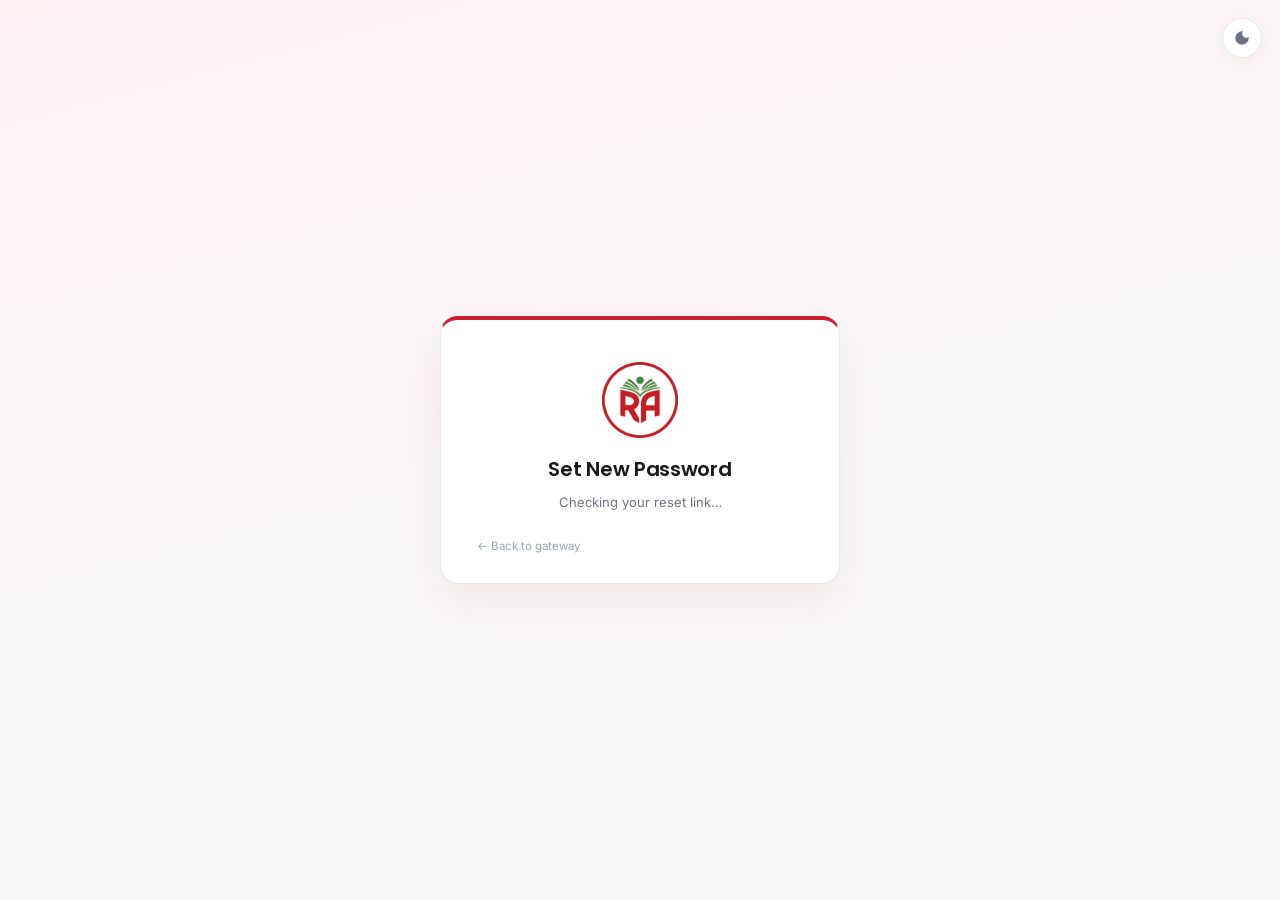
<file: update-password.html>
<!DOCTYPE html>
<html lang="en">
<head>
<meta charset="UTF-8">
<meta name="viewport" content="width=device-width, initial-scale=1.0">
<script>(function(){try{var t=localStorage.getItem('swr_theme');if(t==='dark'||t==='light')document.documentElement.setAttribute('data-theme',t);}catch(e){}})();</script>
<title>Set New Password · Study With Rameen</title>
<link rel="preconnect" href="https://fonts.googleapis.com">
<link href="https://fonts.googleapis.com/css2?family=Poppins:wght@500;600;700;800&family=Inter:wght@400;500;600;700&display=swap" rel="stylesheet">
<link rel="stylesheet" href="style.css">
</head>
<body class="gateway-body">

  <button class="icon-btn theme-toggle floating" type="button" data-theme-toggle aria-label="Switch between light and dark theme">
    <svg class="ic-moon" viewBox="0 0 24 24" aria-hidden="true"><path d="M12 3a9 9 0 1 0 9 9c0-.46-.04-.92-.1-1.36a5.39 5.39 0 0 1-7.54-7.54c-.44-.06-.9-.1-1.36-.1z"/></svg>
    <svg class="ic-sun" viewBox="0 0 24 24" aria-hidden="true"><path d="M6.76 4.84l-1.8-1.79-1.41 1.41 1.79 1.79 1.42-1.41zM4 10.5H1v2h3v-2zm9-9.95h-2V3.5h2V.55zm7.45 3.91l-1.41-1.41-1.79 1.79 1.41 1.41 1.79-1.79zm-3.21 13.7l1.79 1.8 1.41-1.41-1.8-1.79-1.4 1.4zM20 10.5v2h3v-2h-3zm-8-5c-3.31 0-6 2.69-6 6s2.69 6 6 6 6-2.69 6-6-2.69-6-6-6zm-1 16.95h2V19.5h-2v2.95zm-7.45-3.91l1.41 1.41 1.79-1.8-1.41-1.41-1.79 1.8z"/></svg>
  </button>

  <main class="gateway-card auth-card">
    <img src="logo.png" class="logo" alt="Study With Rameen">
    <h1>Set New Password</h1>
    <p class="gw-sub" id="upIntro">Checking your reset link…</p>

    <form class="settings-form auth-form" id="updateForm" hidden>
      <label for="upPassword">New password</label>
      <input type="password" id="upPassword" required minlength="8" autocomplete="new-password" placeholder="At least 8 characters">
      <p class="auth-error" id="upError" hidden></p>
      <button type="submit" class="btn btn-primary btn-block">Update Password</button>
    </form>

    <p class="gw-foot"><a href="index.html">← Back to gateway</a></p>
  </main>

<script src="theme.js"></script>
<script type="module" src="update-password.js"></script>
</body>
</html>
</file>
<file: style.css>
/* ==========================================================================
   Study With Rameen · LMS Design System
   Palette: brand red dominant; green is the second brand colour — used for
   success/live/highlight states, download/"get your content" actions, and a
   few deliberate brand accents (the page-title bar). Never as filler noise.
   ========================================================================== */

* {
  margin: 0;
  padding: 0;
  box-sizing: border-box;
}

[hidden] {
  display: none !important;
}

:root {
  color-scheme: light;

  /* Brand */
  --red: #C8202C;
  --red-deep: #971822;        /* darker red — used as button/hover BACKGROUNDS */
  --red-blush: #FBE7E9;
  --red-blush-soft: #FDF3F4;
  --red-blush-line: #EFCED1;

  --green: #3C9A44;
  --green-deep: #2E7D36;      /* darker green — used as button/hover BACKGROUNDS */
  --green-light: #E7F5E8;

  /* "Ink" brand colours — the red/green used as TEXT on tint backgrounds.
     Split from --red-deep/--green-deep so dark mode can make the text light
     (readable on dark tints) without lightening the hover backgrounds. */
  --ink-red: var(--red-deep);
  --ink-green: var(--green-deep);

  /* Neutrals */
  --ink: #1A1A1A;
  --gray: #6B7280;
  --gray-soft: #9CA3AF;
  --gray-light: #E5E7EB;
  --bg: #FAF8F8;
  --surface: #FFFFFF;
  --surface-2: #F3F1F1;       /* subtle raised/hover/muted surface */
  --border-soft: #F1EFEF;     /* faint hairline borders */

  /* Shape */
  --radius-lg: 14px;
  --radius-md: 10px;
  --radius-sm: 8px;
  --shadow-card: 0 4px 18px rgba(151, 24, 34, 0.05);
  --shadow-pop: 0 10px 30px rgba(26, 26, 26, 0.12);
}

/* ==========================================================================
   Dark theme — set via data-theme="dark" on <html> (theme.js + a no-flash
   inline <head> script). Only tokens are overridden here; every component
   below draws from these variables, so the whole portal follows. A few
   components with hardcoded decorative tints get explicit overrides at the
   end of this block.
   ========================================================================== */
:root[data-theme="dark"] {
  color-scheme: dark;

  /* Surfaces — cool charcoal layers; depth comes from the step between
     them, not from shadows. Darkest = the page, lightest = hover. */
  --bg: #111318;              /* app background */
  --bg-header: #171A21;       /* top bar + cohort bar */
  --bg-sidebar: #191C24;
  --surface: #1C2029;         /* cards & panels */
  --surface-2: #232834;       /* elevated: popovers, modals, nested fills, row hover */
  --bg-hover: #292F3B;        /* hover on controls and menu rows */
  --input-bg: #171A21;

  /* Brand red. White text needs 4.5:1, which #E63946 can't give (4.17:1) —
     so filled buttons use a notch deeper (--red, 5.1:1) and lighten to
     --red-deep on hover (4.6:1, still AA). #E63946 survives as
     --brand-primary for marks that never carry white text: the nav
     indicator, focus rings, accent dots. */
  --red: #CF2F3C;
  --red-deep: #D93644;
  --red-pressed: #B9222F;
  --brand-primary: #E63946;
  --red-blush: #351F27;       /* red-tinted surface (active nav, active pill) */
  --red-blush-soft: #2B1B21;
  --red-blush-line: #71313A;  /* red border */

  --green: #2F8238;           /* fills with white text: 4.8:1 (#3C9A44 was 3.6:1) */
  --green-deep: #276B2E;
  --green-light: #1A2F22;

  --ink-red: #FF7A84;         /* red as text/glyph — 5.4:1 or better on every dark surface */
  --ink-green: #7FD18B;

  /* Text */
  --ink: #F1F3F5;             /* primary */
  --gray: #B0B8C5;            /* secondary */
  --gray-soft: #8E97A7;       /* muted — 4.6:1 even on the hover surface */
  --gray-disabled: #626B79;

  /* Borders. Cards and rows take the two quiet tiers; anything the user has
     to find and operate (inputs, selects) takes --border-control, which
     clears WCAG 1.4.11's 3:1 against every surface it sits on. */
  --gray-light: #303642;      /* standard */
  --border-soft: #292E38;     /* subtle divider */
  --border-strong: #414958;   /* emphasised */
  --border-control: #6B768A;

  /* Semantic status colours — tinted background + readable text, kept apart
     from the brand red. */
  --success: #7FD18B;  --success-bg: #1A2F22;  --success-border: #2B5A36;
  --warning: #F2B84B;  --warning-bg: #33290F;  --warning-border: #5C4A17;
  --danger: #FF8A92;   --danger-bg: #3A1F26;   --danger-border: #71313A;
  --info: #7DB8FF;     --info-bg: #1B2A3F;     --info-border: #2C4A73;

  --shadow-card: none;
  --shadow-pop: 0 12px 32px rgba(0, 0, 0, 0.5);
}

/* Safety net against sideways page scroll on phones. `clip`, not `hidden`:
   hidden would turn body into a scroll container and break every sticky
   header (topnav, cohort bar, sidebar). */
html,
body {
  overflow-x: clip;
}

body {
  font-family: 'Inter', -apple-system, BlinkMacSystemFont, 'Segoe UI', sans-serif;
  background: var(--bg);
  color: var(--ink);
  -webkit-font-smoothing: antialiased;
}

h1, h2, h3 {
  font-family: 'Poppins', 'Inter', sans-serif;
  color: var(--ink);
}

a {
  text-decoration: none;
  color: inherit;
}

ul {
  list-style: none;
}

svg {
  width: 20px;
  height: 20px;
  fill: currentColor;
  flex-shrink: 0;
}

::selection {
  background: var(--red-blush);
}

button, input, select {
  font-family: inherit;
}

:focus-visible {
  outline: 2px solid var(--red);
  outline-offset: 2px;
}

/* ==========================================================================
   Buttons
   ========================================================================== */

.btn {
  display: inline-flex;
  align-items: center;
  justify-content: center;
  gap: 8px;
  border: none;
  border-radius: 9px;
  font-size: 13.5px;
  font-weight: 600;
  padding: 10px 18px;
  cursor: pointer;
  transition: background 0.15s ease, color 0.15s ease, box-shadow 0.15s ease;
}

.btn svg {
  width: 16px;
  height: 16px;
}

.btn-primary {
  background: var(--red);
  color: #fff;
}

.btn-primary:hover {
  background: var(--red-deep);
  box-shadow: 0 5px 14px rgba(200, 32, 44, 0.3);
}

.btn-primary:active {
  transform: scale(0.98);
}

.btn-outline {
  background: var(--surface);
  border: 1px solid var(--red);
  color: var(--red);
}

.btn-outline:hover {
  background: var(--red-blush);
  color: var(--ink-red);
}

/* Green "get your content" action — downloads and other positive
   retrieval actions. Gives brand green a real, recurring job rather than
   being purely decorative. */
.btn-download {
  background: var(--green);
  color: #fff;
}

.btn-download:hover {
  background: var(--green-deep);
  box-shadow: 0 5px 14px rgba(60, 154, 68, 0.3);
}

.btn-download:active {
  transform: scale(0.98);
}

.btn-sm {
  padding: 7px 13px;
  font-size: 12.5px;
  border-radius: var(--radius-sm);
}

.btn-block {
  display: flex;
  width: 100%;
  padding: 12px;
}

.btn.disabled {
  opacity: 0.55;
  pointer-events: none;
}

/* ==========================================================================
   Top navigation
   ========================================================================== */

.topnav {
  position: sticky;
  top: 0;
  z-index: 70;
  height: 64px;
  background: var(--surface);
  border-bottom: 2px solid var(--red);
  display: flex;
  align-items: center;
  justify-content: space-between;
  padding: 0 28px;
}

.brand {
  display: flex;
  align-items: center;
  gap: 11px;
}

.brand .logo {
  width: 40px;
  height: 40px;
}

.brand-text {
  display: flex;
  flex-direction: column;
  line-height: 1.18;
}

.brand-text strong {
  font-family: 'Poppins', sans-serif;
  font-size: 16px;
  font-weight: 600;
  letter-spacing: -0.2px;
}

.brand-text small {
  font-size: 10.5px;
  font-weight: 700;
  color: var(--red);
  text-transform: uppercase;
  letter-spacing: 0.9px;
}

.topnav-right {
  display: flex;
  align-items: center;
  gap: 14px;
}

.icon-btn {
  position: relative;
  width: 40px;
  height: 40px;
  border-radius: 50%;
  border: 1px solid var(--gray-light);
  background: var(--surface);
  display: flex;
  align-items: center;
  justify-content: center;
  cursor: pointer;
  color: var(--gray);
}

.icon-btn:hover {
  background: var(--red-blush-soft);
  color: var(--ink-red);
  border-color: var(--red-blush-line);
}

.icon-btn .badge {
  position: absolute;
  top: -3px;
  right: -3px;
  background: var(--red);
  color: #fff;
  font-size: 10px;
  font-weight: 700;
  width: 17px;
  height: 17px;
  border-radius: 50%;
  display: flex;
  align-items: center;
  justify-content: center;
  border: 2px solid var(--surface);
}

.divider-v {
  width: 1px;
  height: 26px;
  background: var(--gray-light);
}

.user-chip {
  display: flex;
  align-items: center;
  gap: 9px;
  background: none;
  border: none;
  padding: 6px 10px;
  border-radius: var(--radius-md);
  cursor: pointer;
  color: var(--ink);
}

.user-chip:hover {
  background: var(--red-blush-soft);
}

.user-chip svg {
  width: 16px;
  height: 16px;
  color: var(--gray-soft);
}

.user-chip-name {
  font-size: 13.5px;
  font-weight: 600;
}

.avatar-initials {
  width: 34px;
  height: 34px;
  border-radius: 50%;
  background: var(--red);
  color: #fff;
  font-family: 'Poppins', sans-serif;
  font-size: 12.5px;
  font-weight: 700;
  display: flex;
  align-items: center;
  justify-content: center;
  flex-shrink: 0;
}

.avatar-initials.sm {
  width: 30px;
  height: 30px;
  font-size: 10.5px;
  background: var(--red-blush);
  color: var(--ink-red);
}

/* ==========================================================================
   Cohort bar
   ========================================================================== */

.cohort-bar {
  position: sticky;
  top: 64px;
  z-index: 60;
  background: var(--surface);
  border-bottom: 1px solid var(--gray-light);
  padding: 12px 28px;
  display: flex;
  align-items: center;
  gap: 16px;
}

.cohort-label {
  font-size: 11px;
  font-weight: 700;
  letter-spacing: 1px;
  text-transform: uppercase;
  color: var(--gray);
}

.cohort-pills {
  display: flex;
  gap: 8px;
}

.pill {
  padding: 8px 16px;
  border-radius: 999px;
  font-size: 13px;
  font-weight: 600;
  border: 1px solid var(--red-blush-line);
  background: var(--surface);
  color: var(--ink-red);
  cursor: pointer;
  white-space: nowrap;
  transition: background 0.15s ease, color 0.15s ease, border-color 0.15s ease;
}

.pill:hover {
  background: var(--red-blush);
}

.pill.active {
  background: var(--red);
  border-color: var(--red);
  color: #fff;
  box-shadow: 0 3px 10px rgba(200, 32, 44, 0.25);
}

.cohort-meta {
  margin-left: auto;
  font-size: 12.5px;
  color: var(--gray);
}

.cohort-meta strong {
  color: var(--ink);
  font-weight: 600;
}

/* ==========================================================================
   Layout: sidebar + content
   ========================================================================== */

.layout {
  display: grid;
  grid-template-columns: 230px minmax(0, 1fr);
  gap: 26px;
  max-width: 1280px;
  margin: 0 auto;
  padding: 26px 28px 44px;
}

.sidebar {
  background: var(--surface);
  border: 1px solid var(--gray-light);
  border-radius: var(--radius-lg);
  padding: 12px;
  position: sticky;
  top: 136px;
  z-index: 50;
  /* Cap to the viewport below the sticky header so the sidebar is never
     taller than its sticky window. Without this, on short-content pages
     (e.g. Dashboard) the sidebar — taller than the content — makes the
     layout collapse to ~sidebar height, leaving no sticky travel, so it
     scrolls up and overlaps the header. Overflow stays visible on .sidebar
     itself so the owl's cross-screen flight isn't clipped; the nav list
     (.snav) scrolls internally instead. */
  display: flex;
  flex-direction: column;
  align-self: start;
  max-height: calc(100vh - 152px);
}

.snav {
  display: flex;
  flex-direction: column;
  gap: 2px;
  flex: 1 1 auto;
  min-height: 0;
  overflow-y: auto;
}

.snav-item {
  position: relative;
  display: flex;
  align-items: center;
  gap: 11px;
  padding: 11px 12px 11px 14px;
  border-radius: 9px;
  font-size: 13.5px;
  font-weight: 500;
  color: var(--gray);
  transition: background 0.15s ease, color 0.15s ease;
}

.snav-item svg {
  width: 19px;
  height: 19px;
  opacity: 0.85;
}

.snav-item:hover {
  background: var(--red-blush-soft);
  color: var(--ink-red);
}

.snav-item.active {
  background: var(--red-blush);
  color: var(--ink-red);
  font-weight: 600;
}

.snav-item.active::before {
  content: "";
  position: absolute;
  left: 2px;
  top: 50%;
  transform: translateY(-50%);
  width: 3px;
  height: 16px;
  border-radius: 3px;
  background: var(--red);
}

.snav-sep {
  height: 1px;
  background: var(--gray-light);
  margin: 10px 4px;
}

.snav-item.logout:hover {
  background: var(--red-blush);
  color: var(--red);
}

/* Student sidebar fold-out groups (Resources / Tests & Practice / Progress
   Report). The group holding the current page is always open; its header
   turns red so the student can see where they are even when it's folded. */
.snav-group-h {
  display: flex;
  align-items: center;
  gap: 11px;
  width: 100%;
  min-height: 44px;
  padding: 11px 12px 11px 14px;
  border: 0;
  border-radius: 9px;
  background: none;
  color: var(--ink);
  font: 600 13.5px 'Inter', sans-serif;
  text-align: left;
  cursor: pointer;
  transition: background 0.15s ease, color 0.15s ease;
}

.snav-group-h svg {
  width: 19px;
  height: 19px;
  flex: none;
  opacity: 0.85;
}

.snav-group-h span {
  min-width: 0;
  line-height: 1.25;
}

.snav-group-h .snav-chev {
  margin-left: auto;
  width: 18px;
  height: 18px;
  color: var(--gray);
  transition: transform 0.2s ease;
}

.snav-group-h:hover {
  background: var(--red-blush-soft);
  color: var(--ink-red);
}

.snav-group.has-active .snav-group-h {
  color: var(--ink-red);
}

.snav-group.open .snav-chev {
  transform: rotate(180deg);
}

.snav-group-b {
  display: grid;
  grid-template-rows: 0fr;
  transition: grid-template-rows 0.2s ease;
}

.snav-group.open .snav-group-b {
  grid-template-rows: 1fr;
}

.snav-group-in {
  overflow: hidden;
  display: flex;
  flex-direction: column;
  gap: 2px;
  margin-left: 22px;
  padding-left: 4px;
  border-left: 1px solid var(--gray-light);
}

/* Folded items mustn't be reachable by Tab. */
.snav-group:not(.open) .snav-group-in {
  visibility: hidden;
  transition: visibility 0s 0.2s;
}

.snav-group-in .snav-item {
  padding: 9px 8px 9px 10px;
  gap: 9px;
  line-height: 1.25;
}

:root[data-theme="dark"] .snav-group-h:hover {
  background: var(--surface-2);
  color: var(--ink);
}

:root[data-theme="dark"] .snav-group.has-active .snav-group-h {
  color: var(--ink-red);
}

@media (prefers-reduced-motion: reduce) {
  .snav-group-b,
  .snav-group-h .snav-chev {
    transition: none;
  }
}

.content {
  min-width: 0;
}

/* ==========================================================================
   Page head
   ========================================================================== */

.page-head {
  display: flex;
  align-items: flex-end;
  justify-content: space-between;
  gap: 16px;
  margin-bottom: 20px;
}

.page-head-actions {
  display: flex;
  align-items: center;
  gap: 10px;
}

.page-head h1 {
  position: relative;
  font-size: 22px;
  font-weight: 700;
  letter-spacing: -0.3px;
  color: var(--ink);
  padding-left: 14px;
}

/* Brand accent: green-over-red bar marking the page title — both of Study
   With Rameen's brand colours, on every page. */
.page-head h1::before {
  content: "";
  position: absolute;
  left: 0;
  top: 3px;
  bottom: 3px;
  width: 5px;
  border-radius: 3px;
  background: linear-gradient(var(--green), var(--red));
}

.page-head p {
  font-size: 13px;
  color: var(--gray);
  margin-top: 3px;
}

/* ==========================================================================
   Stats
   ========================================================================== */

.stats {
  display: grid;
  grid-template-columns: repeat(4, 1fr);
  gap: 16px;
  margin-bottom: 22px;
}

.stat-card {
  position: relative;
  overflow: hidden;
  background: var(--surface);
  border: 1px solid var(--gray-light);
  border-radius: 13px;
  padding: 17px 16px 15px;
  display: flex;
  align-items: center;
  gap: 13px;
  box-shadow: var(--shadow-card);
  transition: transform 0.18s ease, box-shadow 0.18s ease, border-color 0.18s ease;
}

.stat-card:hover {
  transform: translateY(-3px);
  border-color: var(--red-blush-line);
  box-shadow: 0 10px 24px rgba(151, 24, 34, 0.1);
}

.stat-card::before {
  content: "";
  position: absolute;
  top: 0;
  left: 0;
  right: 0;
  height: 3px;
  background: var(--red);
}

.stat-icon {
  width: 42px;
  height: 42px;
  border-radius: 11px;
  background: var(--red-blush);
  color: var(--red);
  display: flex;
  align-items: center;
  justify-content: center;
  flex-shrink: 0;
}

.stat-icon svg {
  width: 21px;
  height: 21px;
}

.stat-body {
  min-width: 0;
}

.stat-value {
  display: block;
  font-family: 'Poppins', sans-serif;
  font-size: 21px;
  font-weight: 700;
  line-height: 1.2;
}

.stat-label {
  display: block;
  font-size: 12.5px;
  font-weight: 500;
  color: var(--gray);
  margin-top: 1px;
}

.stat-sub {
  display: block;
  font-size: 11.5px;
  color: var(--gray-soft);
  margin-top: 2px;
  white-space: nowrap;
  overflow: hidden;
  text-overflow: ellipsis;
}

/* ==========================================================================
   Panels
   ========================================================================== */

.panel {
  background: var(--surface);
  border: 1px solid var(--gray-light);
  border-radius: var(--radius-lg);
  padding: 20px 22px;
  margin-bottom: 22px;
  box-shadow: var(--shadow-card);
}

.panel-head {
  display: flex;
  align-items: center;
  gap: 12px;
  margin-bottom: 16px;
}

.panel-head h2 {
  font-size: 16.5px;
  font-weight: 600;
}

.panel-hint {
  font-size: 12px;
  color: var(--gray);
}

.panel-tools {
  margin-left: auto;
  display: flex;
  align-items: center;
  gap: 10px;
}

.tool-select {
  border: 1px solid var(--gray-light);
  border-radius: var(--radius-sm);
  padding: 7px 10px;
  font-size: 12.5px;
  font-weight: 500;
  color: var(--ink);
  background: var(--surface);
  outline: none;
  cursor: pointer;
}

.tool-select:focus {
  border-color: var(--red);
}

/* ==========================================================================
   Upload manager
   ========================================================================== */

.upload-grid {
  display: grid;
  grid-template-columns: 5fr 4fr;
  gap: 22px;
}

/* Grid items default to min-width:auto, so a long <select> option or file
   name could push the whole column wider than a phone screen. */
.upload-grid > *,
.two-col > * {
  min-width: 0;
}

.tag-red {
  color: var(--ink-red);
  font-weight: 700;
}

.list-title {
  font-size: 11.5px;
  font-weight: 700;
  text-transform: uppercase;
  letter-spacing: 0.8px;
  color: var(--gray);
  margin-bottom: 4px;
}

.upload-item {
  display: flex;
  align-items: center;
  gap: 12px;
  padding: 10px 8px;
  margin: 0 -6px;
  border-radius: 9px;
  border-bottom: 1px solid var(--border-soft);
  transition: background 0.15s ease;
}

.upload-item:hover {
  background: var(--red-blush-soft);
}

.upload-item:last-child {
  border-bottom: none;
}

.file-chip {
  width: 38px;
  height: 38px;
  border-radius: 9px;
  background: var(--red-blush);
  color: var(--red);
  display: flex;
  align-items: center;
  justify-content: center;
  flex-shrink: 0;
}

.file-chip svg {
  width: 18px;
  height: 18px;
}

.u-info {
  flex: 1;
  min-width: 0;
}

.u-info strong {
  display: block;
  font-size: 13.5px;
  font-weight: 600;
  white-space: nowrap;
  overflow: hidden;
  text-overflow: ellipsis;
}

.u-info small {
  display: block;
  font-size: 12px;
  color: var(--gray);
  margin-top: 1px;
}

.u-kind {
  font-size: 10px;
  font-weight: 700;
  letter-spacing: 0.6px;
  color: var(--gray-soft);
  border: 1px solid var(--gray-light);
  padding: 2px 6px;
  border-radius: 5px;
  flex-shrink: 0;
}

.kebab {
  background: none;
  border: none;
  color: var(--gray-soft);
  cursor: pointer;
  padding: 4px;
  border-radius: 6px;
  display: flex;
}

.kebab:hover {
  background: var(--red-blush-soft);
  color: var(--ink-red);
}

.kebab svg {
  width: 17px;
  height: 17px;
}

/* ==========================================================================
   Resource CMS — Upload Notes / Video Lectures admin card grid
   Replaces the old ever-growing .upload-item list with a searchable/
   filterable card grid + a shared edit modal, matching the reference admin
   portal she uses on her other site. Student-facing Notes/Vault are
   untouched — this section is admin-only.
   ========================================================================== */

.res-toolbar {
  display: flex;
  gap: 10px;
  align-items: center;
  margin-bottom: 14px;
}

.res-search {
  flex: 1;
  min-width: 0;
  border: 1px solid var(--gray-light);
  border-radius: var(--radius-sm);
  padding: 8px 12px;
  font-size: 13px;
  font-family: inherit;
  color: var(--ink);
  background: var(--surface);
  outline: none;
}

.res-search:focus {
  border-color: var(--red);
}

.res-toolbar .tool-select {
  flex-shrink: 0;
  width: 170px;
}

.res-count {
  font-size: 12px;
  color: var(--gray);
  margin-bottom: 10px;
}

.res-list {
  max-height: 640px;
  overflow-y: auto;
  padding: 4px 4px 4px 0;
  border: 1px solid var(--border-soft);
  border-radius: var(--radius-md);
}

.res-list:empty {
  border: none;
  padding: 0;
}

.res-grid {
  display: grid;
  grid-template-columns: repeat(auto-fill, minmax(230px, 1fr));
  gap: 14px;
  padding: 10px;
}

.res-card {
  display: flex;
  flex-direction: column;
  gap: 8px;
  padding: 14px;
  border: 1px solid var(--border-soft);
  border-radius: var(--radius-md);
  background: var(--surface);
  transition: border-color 0.15s ease, box-shadow 0.15s ease;
}

.res-card:hover {
  border-color: var(--red-blush-line);
  box-shadow: 0 2px 10px rgba(0, 0, 0, 0.05);
}

.res-card-top {
  display: flex;
  align-items: flex-start;
  justify-content: space-between;
  gap: 8px;
}

.res-tag {
  font-size: 10px;
  font-weight: 700;
  letter-spacing: 0.6px;
  text-transform: uppercase;
  color: var(--ink-red);
  background: var(--red-blush);
  padding: 3px 8px;
  border-radius: 5px;
  white-space: nowrap;
}

.res-kind {
  color: var(--red);
  flex-shrink: 0;
}

.res-kind svg {
  width: 18px;
  height: 18px;
}

.res-title {
  font-size: 14px;
  font-weight: 700;
  line-height: 1.3;
}

.res-chapter {
  font-size: 12px;
  color: var(--gray);
}

.res-desc {
  font-size: 12.5px;
  color: var(--gray);
  line-height: 1.4;
  display: -webkit-box;
  -webkit-line-clamp: 2;
  -webkit-box-orient: vertical;
  overflow: hidden;
}

.res-meta {
  font-size: 11px;
  color: var(--gray-soft);
  margin-top: auto;
}

.res-actions {
  display: flex;
  gap: 6px;
  margin-top: 4px;
}

.res-actions .btn {
  flex: 1;
  justify-content: center;
  padding: 6px 8px;
  font-size: 12px;
}

.res-actions .btn svg {
  width: 14px;
  height: 14px;
}

/* Base look — usable standalone (e.g. the Chapter Manager's per-item
   delete) as well as inside .res-actions (Resource CMS cards). */
.btn-icon-danger {
  display: inline-flex;
  align-items: center;
  justify-content: center;
  width: 30px;
  height: 30px;
  flex-shrink: 0;
  border-radius: var(--radius-sm);
  border: 1px solid var(--gray-light);
  background: none;
  color: var(--gray-soft);
  cursor: pointer;
}

.btn-icon-danger svg {
  width: 14px;
  height: 14px;
}

.btn-icon-danger:hover {
  color: var(--ink-red);
  border-color: var(--red-blush-line);
  background: var(--red-blush-soft);
}

.btn-icon-danger:disabled {
  opacity: 0.45;
  cursor: not-allowed;
}

.res-actions .btn-icon-danger {
  flex: 0 0 auto;
}

/* -------------------------------------------------------------- modal --- */

.modal-overlay {
  position: fixed;
  inset: 0;
  background: rgba(20, 16, 16, 0.45);
  display: flex;
  align-items: center;
  justify-content: center;
  padding: 20px;
  z-index: 200;
}

.modal-overlay[hidden] {
  display: none;
}

.modal-card {
  background: var(--surface);
  border-radius: var(--radius-lg);
  padding: 22px;
  width: 100%;
  max-width: 420px;
  max-height: 90vh;
  overflow-y: auto;
  box-shadow: 0 12px 40px rgba(0, 0, 0, 0.25);
}

.modal-head {
  display: flex;
  align-items: center;
  justify-content: space-between;
  margin-bottom: 14px;
}

.modal-head h3 {
  font-size: 16px;
}

.modal-close {
  background: none;
  border: none;
  color: var(--gray-soft);
  cursor: pointer;
  font-size: 20px;
  line-height: 1;
  padding: 2px 6px;
}

.modal-close:hover {
  color: var(--ink-red);
}

.modal-card .settings-form {
  gap: 10px;
}

/* Inline "set max marks" prompt shown at the top of the Weekly Test
   detail view when max_marks wasn't set at post time (e.g. old tests
   posted before grading existed). Disappears after first save. */
.wt-max-setter {
  display: flex;
  flex-direction: column;
  gap: 4px;
  max-width: 260px;
  padding: 12px 14px;
  margin-bottom: 14px;
  border: 1px solid var(--red-blush-line);
  background: var(--red-blush-soft);
  border-radius: var(--radius-md);
}

.wt-max-setter label {
  font-size: 12.5px;
  font-weight: 600;
  color: var(--gray);
}

.wt-max-setter input {
  border: 1px solid var(--gray-light);
  border-radius: var(--radius-sm);
  padding: 8px 10px;
  font-size: 13.5px;
  font-family: inherit;
  color: var(--ink);
  background: var(--surface);
  outline: none;
}

.wt-max-setter input:focus {
  border-color: var(--red);
}

/* ==========================================================================
   Manage Content — cohort-scoped topic / sub-topic / item tree
   Replaced the old "Manage Chapters" modal 2026-08-16. Uploading lives on
   Upload Notes; this page only reorganises what already exists.
   ========================================================================== */

.mc-tabs {
  display: flex;
  gap: 4px;
  border-bottom: 2px solid var(--gray-light);
  margin-bottom: 16px;
}

.mc-tab {
  display: flex;
  align-items: center;
  gap: 7px;
  padding: 9px 16px;
  border: none;
  background: none;
  font: inherit;
  font-size: 13.5px;
  font-weight: 600;
  color: var(--gray);
  cursor: pointer;
  border-bottom: 2px solid transparent;
  margin-bottom: -2px;
}

.mc-tab svg { width: 15px; height: 15px; }
.mc-tab:hover { color: var(--ink); }
.mc-tab.active { color: var(--red); border-bottom-color: var(--red); }

.mc-subjects {
  display: flex;
  gap: 8px;
  flex-wrap: wrap;
  margin-bottom: 16px;
}

.mc-subj {
  border: 1px solid var(--gray-light);
  border-radius: 9px;
  padding: 8px 14px;
  background: var(--surface);
  font: inherit;
  font-size: 13px;
  font-weight: 600;
  color: var(--gray);
  cursor: pointer;
  display: flex;
  align-items: baseline;
  gap: 8px;
}

.mc-subj:hover { border-color: var(--red-blush-line); }

.mc-subj.active {
  background: var(--red-blush);
  border-color: var(--red-blush-line);
  color: var(--ink-red);
}

.mc-subj em {
  font-style: normal;
  font-size: 11.5px;
  font-weight: 500;
  opacity: .75;
}

.mc-tree { display: flex; flex-direction: column; gap: 6px; }

.mc-row {
  display: flex;
  align-items: center;
  gap: 10px;
  padding: 10px 12px;
  border: 1px solid var(--border-soft);
  border-radius: var(--radius-sm);
  background: var(--surface);
}

.mc-row:hover { border-color: var(--red-blush-line); }
.mc-row.sub { margin-left: 26px; background: var(--surface-2); }

.mc-chev {
  border: none;
  background: none;
  padding: 2px;
  cursor: pointer;
  color: var(--gray-soft);
  display: flex;
  flex-shrink: 0;
}

.mc-chev svg {
  width: 16px;
  height: 16px;
  transform: rotate(-90deg);
  transition: transform .15s ease;
}

.mc-chev.open svg { transform: none; }

.mc-idx {
  font-size: 11px;
  font-weight: 700;
  color: var(--ink-red);
  background: var(--red-blush);
  border-radius: 5px;
  padding: 2px 6px;
  flex-shrink: 0;
  font-variant-numeric: tabular-nums;
}

.mc-label {
  flex: 1;
  min-width: 0;
  display: flex;
  flex-direction: column;
  gap: 1px;
}

.mc-title { font-size: 13.5px; font-weight: 600; }
.mc-meta { font-size: 11.5px; color: var(--gray); }

.mc-acts { display: flex; gap: 4px; flex-shrink: 0; }

.mc-ico {
  width: 30px;
  height: 30px;
  display: flex;
  align-items: center;
  justify-content: center;
  border: 1px solid var(--gray-light);
  border-radius: var(--radius-sm);
  background: var(--surface);
  color: var(--gray);
  cursor: pointer;
}

.mc-ico svg { width: 14px; height: 14px; }

.mc-ico:hover {
  border-color: var(--red-blush-line);
  background: var(--red-blush-soft);
  color: var(--ink-red);
}

.mc-ico.danger:hover { color: var(--red); }

.mc-ico:disabled {
  opacity: .4;
  cursor: not-allowed;
  background: var(--surface);
  border-color: var(--gray-light);
  color: var(--gray-soft);
}

.mc-items {
  margin: -3px 0 0 52px;
  padding: 9px 12px;
  border: 1px solid var(--border-soft);
  border-top: none;
  border-radius: 0 0 var(--radius-sm) var(--radius-sm);
  background: var(--surface-2);
  display: flex;
  flex-direction: column;
  gap: 6px;
}

.mc-item { display: flex; align-items: center; gap: 9px; }

.mc-item-icon { width: 16px; height: 16px; color: var(--red); flex-shrink: 0; }
.mc-item-icon svg { width: 100%; height: 100%; }

.mc-item-title {
  flex: 1;
  min-width: 0;
  font-size: 12.5px;
  overflow: hidden;
  text-overflow: ellipsis;
  white-space: nowrap;
}

.mc-none { margin: 0; font-size: 12px; color: var(--gray-soft); }

.mc-add {
  display: flex;
  align-items: center;
  gap: 8px;
  padding: 10px 12px;
  border: 1px dashed var(--gray-light);
  border-radius: var(--radius-sm);
  background: var(--green-light);
  color: var(--ink-green);
  font: inherit;
  font-size: 13px;
  font-weight: 600;
  cursor: pointer;
}

.mc-add svg { width: 15px; height: 15px; }
.mc-add:hover { border-color: var(--green); }
.mc-add.sub { margin-left: 26px; }

/* Inline chooser used by Move and Merge — one list of destinations rather
   than a <select> per row, which is what made the old manager cluttered. */
.mc-choose { max-width: 380px; }

.mc-choose-list {
  display: flex;
  flex-direction: column;
  gap: 5px;
  max-height: 50vh;
  overflow-y: auto;
}

.mc-choose-row {
  display: flex;
  align-items: baseline;
  justify-content: space-between;
  gap: 10px;
  width: 100%;
  padding: 10px 12px;
  border: 1px solid var(--border-soft);
  border-radius: var(--radius-sm);
  background: var(--surface);
  font: inherit;
  font-size: 13.5px;
  color: var(--ink);
  text-align: left;
  cursor: pointer;
}

.mc-choose-row:hover {
  background: var(--red-blush-soft);
  border-color: var(--red-blush-line);
}

.mc-choose-row small { font-size: 11.5px; color: var(--gray); flex-shrink: 0; }

@media (max-width: 640px) {
  .mc-row.sub, .mc-add.sub { margin-left: 12px; }
  .mc-items { margin-left: 24px; }
  .mc-row { flex-wrap: wrap; }
  .mc-label { min-width: 120px; }
}

/* ==========================================================================
   "View as a student" — topnav preview picker + preview-mode banner
   ========================================================================== */

.preview-picker {
  position: absolute;
  top: 60px;
  right: 20px;
  width: 300px;
  max-height: 420px;
  display: flex;
  flex-direction: column;
  gap: 10px;
  padding: 16px;
  background: var(--surface);
  border: 1px solid var(--gray-light);
  border-radius: var(--radius-md);
  box-shadow: 0 10px 30px rgba(0, 0, 0, 0.15);
  z-index: 150;
}

.preview-picker[hidden] {
  display: none;
}

.preview-picker-head {
  display: flex;
  align-items: center;
  justify-content: space-between;
}

.preview-picker-hint {
  font-size: 12px;
  color: var(--gray);
  margin: 0;
}

.preview-picker-list {
  list-style: none;
  padding: 0;
  margin: 0;
  overflow-y: auto;
  flex: 1;
  min-height: 0;
}

.preview-picker-row {
  display: flex;
  align-items: center;
  gap: 10px;
  width: 100%;
  padding: 8px 10px;
  border: none;
  background: none;
  text-align: left;
  cursor: pointer;
  font: inherit;
  color: var(--ink);
  border-radius: var(--radius-sm);
}

.preview-picker-row:hover {
  background: var(--red-blush-soft);
}

.preview-picker-empty {
  font-size: 12.5px;
  color: var(--gray);
  padding: 8px 10px;
}

.preview-banner {
  position: sticky;
  top: 0;
  z-index: 100;
  display: flex;
  align-items: center;
  justify-content: space-between;
  gap: 12px;
  padding: 10px 20px;
  background: var(--red);
  color: #fff;
  font-size: 13px;
  font-weight: 500;
}

.preview-banner .btn-outline {
  border-color: #fff;
  color: #fff;
  background: transparent;
}

.preview-banner .btn-outline:hover {
  background: rgba(255, 255, 255, 0.15);
  color: #fff;
}

@media (max-width: 640px) {
  .preview-picker {
    right: 12px;
    left: 12px;
    width: auto;
  }
  .preview-banner {
    padding: 10px 12px;
    font-size: 12px;
    flex-wrap: wrap;
  }
}


/* ==========================================================================
   Data tables — shared by Students roster, Assignments marking queue, My Grades
   ========================================================================== */

.table-wrap {
  overflow-x: auto;
}

.sub-table {
  width: 100%;
  border-collapse: collapse;
  min-width: 640px;
}

.sub-table th {
  font-size: 11px;
  font-weight: 700;
  text-transform: uppercase;
  letter-spacing: 0.6px;
  color: var(--gray);
  text-align: left;
  padding: 8px 12px;
  border-bottom: 1px solid var(--gray-light);
}

.sub-table td {
  padding: 12px;
  border-bottom: 1px solid var(--border-soft);
  font-size: 13.5px;
  vertical-align: middle;
}

.sub-table tbody tr:hover td {
  background: var(--surface-2);
}

.student-cell {
  display: flex;
  align-items: center;
  gap: 10px;
  font-weight: 600;
}

.status-pill {
  display: inline-block;
  font-size: 12px;
  font-weight: 600;
  padding: 4px 11px;
  border-radius: 999px;
}

.status-pill.ontime {
  background: var(--green-light);
  color: var(--ink-green);
}

.status-pill.late {
  background: var(--red-blush);
  color: var(--ink-red);
}

.new-tag {
  background: var(--green-light);
  color: var(--ink-green);
  font-size: 9.5px;
  font-weight: 700;
  letter-spacing: 0.5px;
  padding: 2px 6px;
  border-radius: 4px;
  margin-left: 7px;
}

/* Roster row actions (cohort shift + reset password + remove) */
.roster-actions {
  display: flex;
  align-items: center;
  gap: 8px;
  flex-wrap: wrap;
}

.roster-cohort-select {
  min-width: 150px;
}

.roster-remove {
  color: var(--ink-red);
}

/* ==========================================================================
   Empty states, footer, toast
   ========================================================================== */

.empty-note {
  padding: 22px;
  text-align: center;
  color: var(--gray);
  font-size: 13px;
  background: var(--surface-2);
  border: 1px dashed var(--gray-light);
  border-radius: var(--radius-md);
}

.foot {
  text-align: center;
  color: var(--gray);
  font-size: 12px;
  padding-top: 8px;
}

.toast {
  position: fixed;
  right: 22px;
  bottom: 22px;
  z-index: 99;
  display: flex;
  align-items: flex-start;
  gap: 11px;
  background: var(--surface);
  border: 1px solid var(--gray-light);
  border-left: 4px solid var(--green);
  border-radius: 11px;
  padding: 13px 18px 13px 14px;
  box-shadow: var(--shadow-pop);
  opacity: 0;
  transform: translateY(14px);
  pointer-events: none;
  transition: opacity 0.3s ease, transform 0.38s cubic-bezier(0.34, 1.56, 0.64, 1);
  max-width: 340px;
}

.toast.show {
  opacity: 1;
  transform: none;
}

.toast-icon {
  color: var(--green);
  margin-top: 1px;
}

.toast-icon svg {
  width: 18px;
  height: 18px;
}

.toast strong {
  display: block;
  font-size: 13.5px;
}

.toast small {
  display: block;
  font-size: 12px;
  color: var(--gray);
  margin-top: 2px;
}

/* ==========================================================================
   Dashboard two-column band & view router
   ========================================================================== */

.two-col {
  display: grid;
  grid-template-columns: 1fr 1fr;
  gap: 22px;
  align-items: start;
}

.jump {
  margin-left: auto;
  font-size: 12.5px;
  font-weight: 600;
  color: var(--red);
  white-space: nowrap;
}

.jump:hover {
  color: var(--ink-red);
  text-decoration: underline;
}

/* ==========================================================================
   Content date (backdating)
   ========================================================================== */

.date-hint {
  font-size: 12px;
  color: var(--gray-soft);
  line-height: 1.5;
}

.status-pill.muted {
  background: var(--surface-2);
  color: var(--gray);
}

/* ==========================================================================
   Scoreboard podium
   ========================================================================== */

.podium {
  display: flex;
  align-items: flex-end;
  justify-content: center;
  gap: 16px;
  padding: 14px 0 4px;
}

.podium-col {
  display: flex;
  flex-direction: column;
  align-items: center;
  gap: 7px;
  width: 130px;
}

.podium-name {
  font-size: 13px;
  font-weight: 600;
  text-align: center;
}

.podium-bar {
  position: relative;
  overflow: hidden;
  width: 100%;
  display: flex;
  align-items: center;
  justify-content: center;
  border-radius: 10px 10px 0 0;
  font-family: 'Poppins', sans-serif;
  font-size: 20px;
  font-weight: 700;
  background: var(--green-light);
  color: var(--ink-green);
  animation: podium-rise 0.65s cubic-bezier(0.22, 1, 0.36, 1) backwards;
}

.podium-col.first .podium-bar {
  height: 118px;
  background: var(--green);
  color: #fff;
  animation-delay: 0.5s;
}

.podium-col.second .podium-bar {
  height: 86px;
  animation-delay: 0.28s;
}

.podium-col.third .podium-bar {
  height: 64px;
  animation-delay: 0.1s;
}

.podium-col .avatar-initials,
.podium-col .podium-name {
  animation: pop-in 0.45s ease backwards;
}

.podium-col.third .avatar-initials,
.podium-col.third .podium-name {
  animation-delay: 0.3s;
}

.podium-col.second .avatar-initials,
.podium-col.second .podium-name {
  animation-delay: 0.5s;
}

.podium-col.first .avatar-initials,
.podium-col.first .podium-name {
  animation-delay: 0.72s;
}

.podium-col.first .podium-bar::after {
  content: "";
  position: absolute;
  inset: 0;
  background: linear-gradient(105deg, transparent 35%, rgba(255, 255, 255, 0.45) 50%, transparent 65%);
  transform: translateX(-120%);
  animation: podium-shine 0.9s ease 1.25s forwards;
}

@keyframes podium-rise {
  from { height: 0; }
}

@keyframes podium-shine {
  to { transform: translateX(120%); }
}

/* ==========================================================================
   Scoreboard — bar leaderboard (restyled 2026-10-16)
   Was a one-off poster look (cream, 6px black frame, hard shadow, Anton);
   now built from the portal's own tokens so it matches every other page and
   follows light/dark automatically. Same markup and class names as before
   (all sb-prefixed, scoped under .sb-panel). Ranks only: the bar width uses
   an internal rollup score for sizing and is never printed as a number.
   ========================================================================== */

.sb-panel {
  background: var(--surface);
  border: 1px solid var(--gray-light);
  border-radius: 16px;
  box-shadow: var(--shadow-card, 0 1px 3px rgba(0, 0, 0, 0.06));
  padding: 24px 26px;
  color: var(--ink);
}

.sb-head-row {
  display: flex;
  align-items: flex-start;
  justify-content: space-between;
  flex-wrap: wrap;
  gap: 14px;
  margin-bottom: 18px;
}

@keyframes sbLiveDot {
  0%, 100% { opacity: 1; }
  50% { opacity: 0.3; }
}

.sb-live-pill {
  display: inline-flex;
  align-items: center;
  gap: 6px;
  background: var(--green-light);
  color: var(--ink-green);
  font: 700 11px 'Poppins', sans-serif;
  letter-spacing: 0.06em;
  text-transform: uppercase;
  padding: 4px 11px;
  border-radius: 999px;
}

.sb-live-pill::before {
  content: "";
  width: 7px;
  height: 7px;
  border-radius: 50%;
  background: var(--green);
  animation: sbLiveDot 2.4s ease-in-out infinite;
}

.sb-title {
  font: 700 24px 'Poppins', sans-serif;
  color: var(--ink);
  margin: 8px 0 0;
  text-wrap: balance;
}

.sb-sub {
  font: 400 13px 'Inter', sans-serif;
  color: var(--gray);
  margin-top: 4px;
}

.sb-controls {
  display: flex;
  align-items: flex-start;
}

.sb-month-select {
  cursor: pointer;
  font: 600 13px 'Inter', sans-serif;
  padding: 8px 34px 8px 14px;
  border-radius: 10px;
  border: 1px solid var(--border-control, var(--gray-light));
  background: var(--surface) url("data:image/svg+xml,%3Csvg xmlns='http://www.w3.org/2000/svg' viewBox='0 0 24 24' fill='%239CA3AF'%3E%3Cpath d='M7 10l5 5 5-5z'/%3E%3C/svg%3E") right 8px center / 18px no-repeat;
  color: var(--ink);
  appearance: none;
}

.sb-month-select:focus-visible {
  outline: 2px solid var(--brand-primary, var(--red));
  outline-offset: 2px;
}

.sb-rows {
  display: flex;
  flex-direction: column;
  gap: 4px;
}

.sb-row {
  display: flex;
  align-items: center;
  gap: 12px;
  padding: 9px 10px;
  border-radius: 12px;
}

.sb-row.clickable {
  cursor: pointer;
}

.sb-row.clickable:hover {
  background: var(--surface-2);
}

.sb-rank-badge {
  width: 28px;
  height: 28px;
  border-radius: 8px;
  display: flex;
  align-items: center;
  justify-content: center;
  font: 700 12px 'Poppins', sans-serif;
  flex-shrink: 0;
  background: var(--surface-2);
  color: var(--gray);
}

.sb-rank-badge.top {
  background: var(--green-light);
  color: var(--ink-green);
}

.sb-avatar {
  width: 36px;
  height: 36px;
  border-radius: 50%;
  display: flex;
  align-items: center;
  justify-content: center;
  font: 700 11px 'Poppins', sans-serif;
  flex-shrink: 0;
  background: var(--red-blush);
  color: var(--ink-red);
}

.sb-avatar.top {
  background: var(--green-light);
  color: var(--ink-green);
}

.sb-name {
  width: 148px;
  font: 600 14px 'Inter', sans-serif;
  color: var(--ink);
  flex-shrink: 0;
  overflow: hidden;
  text-overflow: ellipsis;
  white-space: nowrap;
}

.sb-name .you-tag {
  margin-left: 4px;
}

.sb-bar-track {
  flex: 1;
  min-width: 40px;
  height: 10px;
  background: var(--surface-2);
  border-radius: 999px;
  overflow: hidden;
  position: relative;
}

.sb-bar-fill {
  position: absolute;
  inset: 0 auto 0 0;
  border-radius: 999px;
  background: var(--red);
}

.sb-bar-fill.top {
  background: var(--green);
}

.sb-delta {
  width: 24px;
  text-align: center;
  font: 700 13px 'Poppins', sans-serif;
  flex-shrink: 0;
}

.sb-delta.up { color: var(--ink-green); }
.sb-delta.down { color: var(--ink-red); }
.sb-delta.same { color: var(--gray-soft); }

.sb-detail {
  margin: 0 0 6px 50px;
  padding: 12px 16px;
  background: var(--surface-2);
  border: 1px solid var(--gray-light);
  border-radius: 12px;
  font: 400 12.5px 'Inter', sans-serif;
  color: var(--ink);
  display: none;
  flex-direction: column;
  gap: 6px;
}

.sb-detail.open {
  display: flex;
}

.sb-detail .sb-detail-line {
  display: flex;
  justify-content: space-between;
  gap: 10px;
}

.sb-detail .sb-detail-muted {
  color: var(--gray);
}

.sb-detail-title {
  font-weight: 700;
  margin-bottom: 2px;
}

.sb-footer {
  text-align: center;
  padding-top: 14px;
  margin-top: 14px;
  border-top: 1px solid var(--gray-light);
  font: 400 12.5px 'Inter', sans-serif;
  color: var(--gray);
}

.sb-unranked {
  margin-top: 16px;
  padding-top: 14px;
  border-top: 1px solid var(--gray-light);
}

.sb-unranked-title {
  font: 700 12px 'Poppins', sans-serif;
  text-transform: uppercase;
  letter-spacing: 0.05em;
  color: var(--gray);
  margin-bottom: 10px;
}

.sb-unranked-list {
  display: flex;
  flex-wrap: wrap;
  gap: 8px;
}

.sb-unranked-chip {
  font: 500 13px 'Inter', sans-serif;
  background: var(--surface-2);
  border-radius: 999px;
  padding: 5px 12px;
  color: var(--ink);
}

@media (max-width: 640px) {
  .sb-panel {
    padding: 18px 14px;
    border-radius: 14px;
  }
  .sb-title {
    font-size: 21px;
  }
  .sb-row {
    display: grid;
    grid-template-columns: 28px 36px minmax(0, 1fr) 24px;
    align-items: center;
    gap: 4px 10px;
    padding: 10px 6px;
  }
  .sb-name {
    width: auto;
    min-width: 0;
  }
  .sb-bar-track {
    grid-column: 3 / 5;
    grid-row: 2;
  }
  .sb-detail {
    margin-left: 0;
  }
}

@media (prefers-reduced-motion: reduce) {
  .sb-live-pill::before { animation: none; }
}

/* ==========================================================================
   Settings form
   ========================================================================== */

.settings-form {
  display: flex;
  flex-direction: column;
  gap: 6px;
  max-width: 440px;
}

.settings-form label {
  font-size: 12.5px;
  font-weight: 600;
  color: var(--gray);
  margin-top: 10px;
}

.settings-form input,
.settings-form select,
.settings-form textarea {
  border: 1px solid var(--gray-light);
  border-radius: var(--radius-sm);
  padding: 10px 12px;
  font-size: 13.5px;
  font-family: inherit;
  color: var(--ink);
  background: var(--surface);
  outline: none;
  resize: vertical;
  transition: border-color 0.15s ease;
}

.settings-form input:focus,
.settings-form select:focus,
.settings-form textarea:focus {
  border-color: var(--red);
}

.settings-form .btn {
  margin-top: 18px;
  align-self: flex-start;
}

/* Course/subject enrolment pickers (Add Student + Student Report). Green
   marks an enrolled course — a positive "on" state, same role as the
   download toggle and watched markers. */
.form-label {
  font-size: 12.5px;
  font-weight: 600;
  color: var(--gray);
  margin-top: 10px;
}

.course-picker {
  display: flex;
  flex-wrap: wrap;
  gap: 8px;
}

.course-option {
  display: flex;
  align-items: center;
  gap: 8px;
  padding: 10px 14px;
  border: 1px solid var(--gray-light);
  border-radius: var(--radius-sm);
  background: var(--surface);
  font-size: 13.5px;
  font-weight: 600;
  cursor: pointer;
  transition: border-color 0.15s ease, background 0.15s ease, color 0.15s ease;
}

.course-option:hover {
  border-color: var(--red-blush-line);
}

.course-option.on {
  border-color: var(--green);
  background: var(--green-light);
  color: var(--ink-green);
}

/* .settings-form styles every input as a text field — checkboxes need that
   padding/border undone. */
.course-option input[type="checkbox"] {
  width: 16px;
  height: 16px;
  flex-shrink: 0;
  margin: 0;
  padding: 0;
  border: none;
  accent-color: var(--green);
  cursor: pointer;
}

/* ==========================================================================
   Teacher portal — chapter management (Upload Notes)
   ========================================================================== */

.chapter-select-row {
  display: flex;
  align-items: baseline;
  justify-content: space-between;
  gap: 10px;
}

.chapter-add-link {
  margin-left: 0;
  background: none;
  border: none;
  cursor: pointer;
  font-family: 'Inter', sans-serif;
}

/* ==========================================================================
   Teacher portal — add student
   ========================================================================== */

.as-password-row {
  display: flex;
  gap: 8px;
}

.as-password-row input {
  flex: 1;
  min-width: 0;
  font-family: 'Inter', monospace;
}

.as-result {
  margin-top: 18px;
  padding: 14px 16px;
  background: var(--green-light);
  border: 1px solid var(--green);
  border-radius: 10px;
  max-width: 440px;
}

.as-result p {
  font-size: 13px;
  margin-bottom: 6px;
}

.as-result-title {
  font-weight: 700;
  color: var(--ink-green);
}

/* ==========================================================================
   Assignments & marking (teacher marking queue + student upload cards)
   ========================================================================== */

.asg-list {
  display: flex;
  flex-direction: column;
  gap: 10px;
}

.asg-detail-head {
  display: flex;
  align-items: center;
  gap: 12px;
  margin-bottom: 14px;
}

.asg-detail-title {
  flex: 1;
  min-width: 0;
  font-size: 14.5px;
}

.asg-delete {
  color: var(--ink-red);
}

.mark-input {
  width: 78px;
  border: 1px solid var(--gray-light);
  border-radius: 8px;
  padding: 7px 9px;
  font-size: 12.5px;
  outline: none;
}

.mark-feedback {
  width: 100%;
  min-width: 150px;
  border: 1px solid var(--gray-light);
  border-radius: 8px;
  padding: 7px 9px;
  font-size: 12.5px;
  outline: none;
}

.mark-input:focus,
.mark-feedback:focus {
  border-color: var(--red);
}

.asg-files {
  display: inline-flex;
  gap: 6px;
  flex-wrap: wrap;
}

.asg-card {
  border: 1px solid var(--gray-light);
  border-radius: 12px;
  background: var(--surface);
  padding: 14px 16px;
  display: flex;
  flex-direction: column;
  gap: 10px;
}

.asg-card + .asg-card {
  margin-top: 10px;
}

.asg-top {
  display: flex;
  align-items: center;
  gap: 10px;
  flex-wrap: wrap;
}

.asg-title {
  flex: 1;
  min-width: 0;
  font-size: 14px;
  font-weight: 600;
  color: var(--ink);
}

.asg-meta {
  font-size: 12px;
  color: var(--gray);
}

.asg-status {
  display: flex;
  align-items: center;
  gap: 10px;
  flex-wrap: wrap;
}

.asg-score {
  font-family: 'Poppins', sans-serif;
  font-size: 15px;
  font-weight: 700;
  color: var(--ink);
}

.asg-feedback {
  width: 100%;
  font-size: 12.5px;
  color: var(--gray);
  background: var(--red-blush-soft);
  border-radius: 8px;
  padding: 8px 11px;
  line-height: 1.5;
}

.asg-upload-form {
  display: flex;
  align-items: center;
  gap: 8px;
  flex-wrap: wrap;
}

.asg-file-input {
  font-size: 12.5px;
  color: var(--gray);
}

.asg-upload-form > .asg-meta {
  flex: 1 0 100%;
  margin: 0;
  font-size: 12px;
}

/* The question and/or PDF Miss Rameen attached to an assignment: on the student's card and
   at the top of the teacher's open assignment (2026-11-02). Portal tokens only. */
.asg-brief {
  display: flex;
  flex-direction: column;
  gap: 10px;
}

.asg-detail-head + .asg-brief {
  margin: 12px 0;
}

.asg-brief .btn {
  align-self: flex-start;
}

.asg-question {
  margin: 0;
  padding: 11px 14px;
  background: var(--surface-2);
  border: 1px solid var(--border-soft);
  border-radius: var(--radius-sm);
  color: var(--ink);
  font-size: 13.5px;
  line-height: 1.55;
  white-space: pre-wrap;
  overflow-wrap: anywhere;
}

/* Two date boxes side by side: neither one stretches like the Weekly Test form's first box (phones stay full width) */
@media (min-width: 641px) {
  #asgDatesForm .wt-edit-field:first-child {
    flex: 0 1 auto;
  }
}

/* Weekly-test paper download — a big, tactile download card (brand green)
   in place of a thin outline button. The whole tile is the click target. */
.wt-paper {
  display: flex;
  align-items: center;
  gap: 14px;
  padding: 15px 16px;
  border-radius: var(--radius-lg);
  border: 1.5px solid var(--green);
  background: linear-gradient(115deg, var(--green-light), var(--surface) 72%);
  transition: transform 0.16s ease, box-shadow 0.16s ease, background 0.16s ease;
}

.wt-paper:hover {
  transform: translateY(-2px);
  box-shadow: 0 10px 22px rgba(46, 125, 54, 0.16);
  background: linear-gradient(115deg, var(--green-light), #F3FBF3 82%);
}

.wt-paper-icon {
  width: 48px;
  height: 48px;
  border-radius: 12px;
  background: var(--green);
  color: #fff;
  display: flex;
  align-items: center;
  justify-content: center;
  flex-shrink: 0;
  box-shadow: 0 4px 12px rgba(46, 125, 54, 0.28);
}

.wt-paper-icon svg {
  width: 26px;
  height: 26px;
}

.wt-paper-info {
  flex: 1;
  min-width: 0;
}

.wt-paper-info strong {
  display: block;
  font-family: 'Poppins', sans-serif;
  font-size: 15px;
  font-weight: 600;
  color: var(--ink-green);
}

.wt-paper-info small {
  display: block;
  font-size: 12px;
  color: var(--gray);
  margin-top: 2px;
}

.wt-paper-cta {
  width: 42px;
  height: 42px;
  border-radius: 50%;
  background: var(--green);
  color: #fff;
  display: flex;
  align-items: center;
  justify-content: center;
  flex-shrink: 0;
  transition: background 0.16s ease, transform 0.16s ease;
}

.wt-paper:hover .wt-paper-cta {
  background: var(--green-deep);
  transform: translateY(2px);
}

/* ==========================================================================
   Gateway (index.html)
   ========================================================================== */

.gateway-body {
  min-height: 100vh;
  display: flex;
  align-items: center;
  justify-content: center;
  background: linear-gradient(165deg, #FDF1F2, var(--bg) 55%);
  padding: 20px;
}

.gateway-card {
  background: var(--surface);
  border: 1px solid var(--gray-light);
  border-top: 4px solid var(--red);
  border-radius: 18px;
  padding: 42px 36px 30px;
  max-width: 400px;
  width: 100%;
  text-align: center;
  box-shadow: 0 18px 50px rgba(151, 24, 34, 0.08);
}

.gateway-card .logo {
  width: 76px;
  height: 76px;
  margin-bottom: 16px;
}

.gateway-card h1 {
  font-size: 20px;
  font-weight: 600;
  letter-spacing: -0.3px;
}

.gw-sub {
  font-size: 13px;
  color: var(--gray);
  line-height: 1.55;
  margin: 8px 0 26px;
}

.gw-actions {
  display: flex;
  flex-direction: column;
  gap: 10px;
}

/* ==========================================================================
   Student login (login.html)
   ========================================================================== */

.auth-card {
  text-align: left;
}

.auth-card .logo {
  display: block;
  margin-left: auto;
  margin-right: auto;
}

.auth-card h1,
.auth-card .gw-sub {
  text-align: center;
}

.auth-form {
  max-width: none;
}

.auth-forgot {
  align-self: flex-end;
  font-size: 12px;
  font-weight: 600;
  color: var(--red);
  margin-top: 6px;
}

.auth-forgot:hover {
  color: var(--ink-red);
  text-decoration: underline;
}

.auth-error {
  font-size: 12.5px;
  font-weight: 600;
  color: var(--ink-red);
  background: var(--red-blush);
  border-radius: 8px;
  padding: 8px 10px;
  margin-top: 14px;
}

.auth-error.auth-success {
  color: var(--ink-green);
  background: var(--green-light);
}

/* Boot state. The <head> script already sent anyone without a stored
   session to the login page before first paint, so the shell (nav,
   sidebar) is safe to show at once; only the data-dependent parts wait,
   behind a skeleton. The full-screen overlay is now for errors only. */
body.auth-checking .content > .view {
  display: none !important;
}

.boot-skeleton {
  display: none;
}

body.auth-checking .boot-skeleton {
  display: flex;
  flex-direction: column;
  gap: 18px;
}

.sk-row {
  display: grid;
  grid-template-columns: repeat(4, 1fr);
  gap: 16px;
}

.sk-block {
  display: block;
  border-radius: var(--radius-md);
  background: linear-gradient(90deg, var(--surface-2) 25%, var(--border-soft) 40%, var(--surface-2) 55%);
  background-size: 400% 100%;
  animation: sk-shimmer 1.4s ease-in-out infinite;
}

.sk-card { height: 96px; }
.sk-panel { height: 230px; }
.sk-panel.short { height: 150px; }

/* Student identity (name chip, avatar, cohort pill) shimmers too — unless
   the head script found this account's cached profile, in which case the
   real name is already painted. Never shows another account's details:
   the cache is only used when its id matches the signed-in session. */
html:not(.identity-cached) body.auth-checking[data-portal="student"] .topnav .user-chip-name,
html:not(.identity-cached) body.auth-checking[data-portal="student"] .topnav .avatar-initials,
html:not(.identity-cached) body.auth-checking[data-portal="student"] #cohortPillLabel {
  color: transparent;
  border-radius: 6px;
  background: linear-gradient(90deg, var(--surface-2) 25%, var(--border-soft) 40%, var(--surface-2) 55%);
  background-size: 400% 100%;
  animation: sk-shimmer 1.4s ease-in-out infinite;
}

@keyframes sk-shimmer {
  from { background-position: 100% 50%; }
  to { background-position: 0 50%; }
}

@media (max-width: 640px) {
  .sk-row { grid-template-columns: repeat(2, 1fr); }
}

@media (prefers-reduced-motion: reduce) {
  .sk-block,
  body.auth-checking .topnav .user-chip-name,
  body.auth-checking .topnav .avatar-initials,
  body.auth-checking #cohortPillLabel {
    animation: none;
  }
}

.auth-overlay[hidden] {
  display: none;
}

.auth-overlay {
  position: fixed;
  inset: 0;
  display: flex;
  align-items: center;
  justify-content: center;
  flex-direction: column;
  gap: 12px;
  font-family: 'Inter', sans-serif;
  font-size: 14px;
  font-weight: 600;
  color: var(--gray);
  background: var(--bg);
  z-index: 500;
  text-align: center;
  padding: 20px;
}

.soon-tag {
  font-size: 9.5px;
  font-weight: 700;
  text-transform: uppercase;
  letter-spacing: 0.5px;
  background: var(--red-blush);
  color: var(--ink-red);
  padding: 2px 8px;
  border-radius: 999px;
  margin-left: 8px;
}

.gw-foot {
  font-size: 11.5px;
  color: var(--gray-soft);
  margin-top: 26px;
}

/* ==========================================================================
   Student portal — cohort label (static pill row)
   ========================================================================== */

.cohort-label {
  font-size: 11.5px;
  font-weight: 700;
  text-transform: uppercase;
  letter-spacing: 0.7px;
  color: var(--gray);
  white-space: nowrap;
}

.pill.static {
  pointer-events: none;
  cursor: default;
}

/* ==========================================================================
   Student portal — welcome banner
   ========================================================================== */

.welcome-banner {
  display: flex;
  align-items: center;
  justify-content: space-between;
  gap: 16px;
  background: linear-gradient(120deg, var(--red) 0%, var(--red-deep) 100%);
  color: #fff;
  border-radius: var(--radius-lg);
  padding: 22px 24px;
  margin-bottom: 22px;
}

.welcome-banner h2 {
  color: #fff;
  font-size: 16px;
  font-weight: 600;
  line-height: 1.45;
}

.fact-tag {
  display: inline-block;
  font-size: 10.5px;
  font-weight: 700;
  letter-spacing: 0.6px;
  text-transform: uppercase;
  color: #fff;
  background: rgba(255, 255, 255, 0.22);
  border-radius: 5px;
  padding: 3px 8px;
  margin-bottom: 8px;
}

/* ==========================================================================
   Student portal — stats three-column variant
   ========================================================================== */

.stats.three {
  grid-template-columns: repeat(3, 1fr);
}

.stats.stats-two {
  grid-template-columns: repeat(2, 1fr);
}

.stat-value.up {
  color: var(--ink-green);
  font-size: 18px;
}

.stat-value.down {
  color: var(--ink-red);
  font-size: 18px;
}

/* ==========================================================================
   Student portal — lecture vault grid & cards
   ========================================================================== */

.lecture-grid {
  display: grid;
  grid-template-columns: repeat(3, 1fr);
  gap: 18px;
  padding-top: 4px;
}

.lecture-card {
  background: var(--surface);
  border: 1px solid var(--gray-light);
  border-radius: var(--radius-md);
  overflow: hidden;
  display: flex;
  flex-direction: column;
  transition: transform 0.2s ease, box-shadow 0.2s ease, border-color 0.2s ease;
}

.lecture-card:hover {
  transform: translateY(-4px);
  border-color: var(--red-blush-line);
  box-shadow: 0 14px 30px rgba(151, 24, 34, 0.13);
}

.lecture-card:hover .play-btn {
  background: var(--red-deep);
  transform: scale(1.1);
  box-shadow: 0 6px 18px rgba(200, 32, 44, 0.45);
}

.lecture-card:hover .lec-body h3 {
  color: var(--ink-red);
}

.lec-thumb {
  position: relative;
  height: 110px;
  background: linear-gradient(145deg, var(--red-blush) 0%, #F3DADE 100%);
  display: flex;
  align-items: center;
  justify-content: center;
}

.subject-chip {
  position: absolute;
  top: 10px;
  left: 10px;
  font-size: 10px;
  font-weight: 700;
  letter-spacing: 0.4px;
  background: var(--red);
  color: #fff;
  padding: 3px 9px;
  border-radius: 999px;
}

.lec-thumb .new-tag {
  position: absolute;
  top: 10px;
  right: 10px;
}

.play-btn {
  width: 46px;
  height: 46px;
  border-radius: 50%;
  background: var(--red);
  color: #fff;
  border: none;
  cursor: pointer;
  display: flex;
  align-items: center;
  justify-content: center;
  transition: background 0.15s ease, transform 0.12s ease;
  box-shadow: 0 4px 14px rgba(200, 32, 44, 0.35);
}

.play-btn:hover {
  background: var(--red-deep);
  transform: scale(1.08);
}

.play-btn:active {
  transform: scale(0.94);
}

.play-btn svg {
  width: 22px;
  height: 22px;
  margin-left: 2px;
}

.duration {
  position: absolute;
  bottom: 8px;
  right: 10px;
  font-size: 10.5px;
  font-weight: 700;
  background: rgba(26, 26, 26, 0.65);
  color: #fff;
  padding: 2px 7px;
  border-radius: 5px;
  letter-spacing: 0.3px;
}

.lec-body {
  padding: 13px 14px 14px;
  display: flex;
  flex-direction: column;
  gap: 5px;
  flex: 1;
}

.lec-body h3 {
  font-size: 13px;
  font-weight: 600;
  line-height: 1.35;
  transition: color 0.2s ease;
}

.lec-meta {
  font-size: 11.5px;
  color: var(--gray);
  display: flex;
  align-items: center;
  gap: 8px;
  flex-wrap: wrap;
}

.watched {
  display: inline-flex;
  align-items: center;
  gap: 3px;
  color: var(--ink-green);
  font-size: 11px;
  font-weight: 600;
}

.watched svg {
  width: 13px;
  height: 13px;
}

/* ---------- Download toggle switch ---------- */

.dl-row {
  display: flex;
  align-items: center;
  justify-content: space-between;
  margin-top: auto;
  padding-top: 10px;
  border-top: 1px solid var(--border-soft);
  cursor: pointer;
  gap: 10px;
}

.dl-label {
  font-size: 11.5px;
  color: var(--gray);
}

.switch {
  position: relative;
  display: inline-block;
  width: 36px;
  height: 20px;
  background: var(--gray-light);
  border-radius: 999px;
  flex-shrink: 0;
  transition: background 0.25s ease, box-shadow 0.25s ease;
}

.switch::after {
  content: '';
  position: absolute;
  top: 3px;
  left: 3px;
  width: 14px;
  height: 14px;
  border-radius: 50%;
  background: #fff;
  transition: transform 0.32s cubic-bezier(0.34, 1.56, 0.64, 1), width 0.18s ease;
  box-shadow: 0 1px 3px rgba(0,0,0,0.2);
}

.switch-input:checked + .switch,
.switch.on {
  background: var(--green);
  box-shadow: 0 0 0 3px rgba(60, 154, 68, 0.18);
}

.switch-input:checked + .switch::after,
.switch.on::after {
  transform: translateX(16px);
}

.dl-row:active .switch::after {
  width: 17px;
}

.dl-row:active .switch-input:checked + .switch::after,
.dl-row:active .switch.on::after {
  transform: translateX(13px);
}

/* ==========================================================================
   Student portal — notes category tag
   ========================================================================== */

.cat-tag {
  font-size: 10px;
  font-weight: 700;
  letter-spacing: 0.5px;
  text-transform: uppercase;
  padding: 3px 9px;
  border-radius: 999px;
  flex-shrink: 0;
  background: var(--red-blush);
  color: var(--ink-red);
}

/* ==========================================================================
   Student portal — grade chip
   ========================================================================== */

.grade-chip {
  display: inline-flex;
  align-items: center;
  justify-content: center;
  min-width: 30px;
  height: 30px;
  padding: 0 8px;
  background: var(--green-light);
  color: var(--ink-green);
  border-radius: 7px;
  font-family: 'Poppins', sans-serif;
  font-size: 14px;
  font-weight: 700;
}

/* ==========================================================================
   Student portal — feedback row
   ========================================================================== */

.feedback-row td {
  background: var(--red-blush-soft);
  border-bottom: 1px solid var(--red-blush-line);
}

.feedback-row td > div {
  font-size: 13px;
  color: var(--ink);
  line-height: 1.6;
  padding: 4px 6px;
  border-left: 3px solid var(--red);
  padding-left: 12px;
  font-style: italic;
}

/* ==========================================================================
   Student portal — rank callout & YOU tag (scoreboard)
   ========================================================================== */

.you-tag {
  display: inline-block;
  font-size: 8.5px;
  font-weight: 800;
  letter-spacing: 0.5px;
  background: var(--green);
  color: #fff;
  padding: 2px 6px;
  border-radius: 4px;
  margin-left: 6px;
  vertical-align: middle;
}

/* ==========================================================================
   Student portal — subject drill-down navigation (vault & notes)
   ========================================================================== */

.subject-grid {
  display: grid;
  grid-template-columns: repeat(3, 1fr);
  gap: 14px;
  margin-bottom: 18px;
}

.subject-card {
  display: flex;
  align-items: center;
  gap: 12px;
  text-align: left;
  padding: 15px 16px;
  border-radius: 12px;
  cursor: pointer;
  background: var(--surface);
  border: 1.5px solid var(--gray-light);
  transition: transform 0.18s ease, box-shadow 0.18s ease, border-color 0.18s ease, background 0.18s ease;
}

.subject-card:hover {
  transform: translateY(-3px);
  border-color: var(--red-blush-line);
  box-shadow: 0 10px 24px rgba(151, 24, 34, 0.1);
}

.subject-glyph {
  width: 44px;
  height: 44px;
  border-radius: 12px;
  background: var(--red-blush);
  color: var(--red);
  font-family: 'Poppins', sans-serif;
  font-size: 19px;
  font-weight: 800;
  display: flex;
  align-items: center;
  justify-content: center;
  flex-shrink: 0;
  transition: background 0.18s ease, color 0.18s ease;
}

.subject-info {
  flex: 1;
  min-width: 0;
}

.subject-info strong {
  display: block;
  font-family: 'Poppins', sans-serif;
  font-size: 14.5px;
  font-weight: 600;
  color: var(--ink);
}

.subject-info small {
  display: block;
  font-size: 11px;
  color: var(--gray);
  margin-top: 1px;
  white-space: nowrap;
  overflow: hidden;
  text-overflow: ellipsis;
}

.subject-count {
  font-size: 10.5px;
  font-weight: 700;
  color: var(--ink-red);
  background: var(--red-blush);
  padding: 3px 9px;
  border-radius: 999px;
  white-space: nowrap;
  flex-shrink: 0;
}

.subject-card.active {
  background: var(--red);
  border-color: var(--red);
  box-shadow: 0 8px 22px rgba(200, 32, 44, 0.3);
}

.subject-card.active .subject-glyph {
  background: rgba(255, 255, 255, 0.16);
  color: #fff;
}

.subject-card.active .subject-info strong {
  color: #fff;
}

.subject-card.active .subject-info small {
  color: rgba(255, 255, 255, 0.75);
}

.subject-card.active .subject-count {
  background: rgba(255, 255, 255, 0.18);
  color: #fff;
}

.chapter-hint {
  text-align: center;
  padding: 28px 20px;
  border: 1.5px dashed var(--red-blush-line);
  border-radius: 12px;
  color: var(--gray);
  font-size: 13px;
  background: var(--surface-2);
  animation: view-in 0.3s ease;
}

.chapter-list {
  display: flex;
  flex-direction: column;
  gap: 10px;
  animation: view-in 0.3s ease;
}

.ch-item {
  border: 1px solid var(--gray-light);
  border-radius: 12px;
  background: var(--surface);
  overflow: hidden;
  transition: border-color 0.2s ease, box-shadow 0.2s ease;
}

.ch-item.open {
  border-color: var(--red-blush-line);
  box-shadow: var(--shadow-card);
}

.ch-row {
  display: flex;
  align-items: center;
  gap: 12px;
  width: 100%;
  padding: 13px 16px;
  background: none;
  border: none;
  cursor: pointer;
  text-align: left;
  transition: background 0.15s ease;
}

.ch-row:hover,
.ch-item.open .ch-row {
  background: var(--red-blush-soft);
}

.ch-idx {
  font-family: 'Poppins', sans-serif;
  font-size: 12px;
  font-weight: 700;
  color: var(--red);
  background: var(--red-blush);
  width: 30px;
  height: 30px;
  border-radius: 8px;
  display: flex;
  align-items: center;
  justify-content: center;
  flex-shrink: 0;
}

.ch-title {
  flex: 1;
  min-width: 0;
  font-size: 13.5px;
  font-weight: 600;
  color: var(--ink);
}

.ch-count {
  font-size: 11px;
  color: var(--gray);
  white-space: nowrap;
}

.ch-chev {
  width: 16px;
  height: 16px;
  color: var(--gray-soft);
  transition: transform 0.3s ease, color 0.3s ease;
}

.ch-item.open .ch-chev {
  transform: rotate(180deg);
  color: var(--red);
}

.ch-body {
  display: grid;
  grid-template-rows: 0fr;
  transition: grid-template-rows 0.4s cubic-bezier(0.22, 1, 0.36, 1);
}

.ch-item.open .ch-body {
  grid-template-rows: 1fr;
}

.ch-body-inner {
  min-height: 0;
  overflow: hidden;
  opacity: 0;
  transition: opacity 0.3s ease;
}

.ch-item.open .ch-body-inner {
  opacity: 1;
}

.ch-body .lecture-grid,
.ch-body .note-grid {
  padding: 8px 16px 18px;
}

/* Sub-chapter accordion (nested inside a chapter's .ch-body-inner) — a
   distinct class set, not reused .ch-item/.ch-body, because those use
   descendant selectors (.ch-item.open .ch-body) that would incorrectly
   also match a *nested* sub-chapter's body just because the outer chapter
   is open, regardless of the sub-chapter's own state. */

.sub-chapter-list {
  display: flex;
  flex-direction: column;
  gap: 8px;
  padding: 4px 16px 14px;
}

.sub-ch-item {
  border: 1px solid var(--gray-light);
  border-radius: 10px;
  background: var(--bg);
  overflow: hidden;
  transition: border-color 0.2s ease;
}

.sub-ch-item.open {
  border-color: var(--red-blush-line);
}

.sub-ch-row {
  display: flex;
  align-items: center;
  gap: 12px;
  width: 100%;
  padding: 11px 14px;
  background: none;
  border: none;
  cursor: pointer;
  text-align: left;
  transition: background 0.15s ease;
}

.sub-ch-row:hover,
.sub-ch-item.open > .sub-ch-row {
  background: var(--red-blush-soft);
}

.sub-ch-item .ch-idx {
  width: 26px;
  height: 26px;
  font-size: 11px;
}

.sub-ch-item .ch-chev {
  width: 15px;
  height: 15px;
}

.sub-ch-item.open > .sub-ch-row .ch-chev {
  transform: rotate(180deg);
  color: var(--red);
}

.sub-ch-body {
  display: grid;
  grid-template-rows: 0fr;
  transition: grid-template-rows 0.4s cubic-bezier(0.22, 1, 0.36, 1);
}

.sub-ch-item.open > .sub-ch-body {
  grid-template-rows: 1fr;
}

.sub-ch-body-inner {
  min-height: 0;
  overflow: hidden;
  opacity: 0;
  transition: opacity 0.3s ease;
}

.sub-ch-item.open > .sub-ch-body > .sub-ch-body-inner {
  opacity: 1;
}

.sub-ch-body .lecture-grid,
.sub-ch-body .note-grid {
  padding: 6px 14px 14px;
}

.note-grid {
  display: grid;
  grid-template-columns: repeat(2, 1fr);
  gap: 10px;
}

.note-card {
  display: flex;
  align-items: center;
  gap: 10px;
  border: 1px solid var(--gray-light);
  border-radius: 10px;
  padding: 11px 12px;
  background: var(--surface);
  transition: transform 0.15s ease, border-color 0.15s ease, box-shadow 0.15s ease;
}

.note-card:hover {
  transform: translateY(-2px);
  border-color: var(--red-blush-line);
  box-shadow: var(--shadow-card);
}

.note-card .btn {
  flex-shrink: 0;
}

.note-info {
  flex: 1;
  min-width: 0;
}

.note-info strong {
  display: block;
  font-size: 12.5px;
  font-weight: 600;
  white-space: nowrap;
  overflow: hidden;
  text-overflow: ellipsis;
}

.note-info small {
  display: block;
  font-size: 11px;
  color: var(--gray);
  margin-top: 1px;
}

/* ==========================================================================
   Student portal — dashboard widgets (rings, mini podium, announcements)
   ========================================================================== */

.ring-grid {
  display: grid;
  grid-template-columns: repeat(3, 1fr);
  gap: 16px;
}

.ring-card {
  display: flex;
  flex-direction: column;
  align-items: center;
  gap: 2px;
  padding: 8px 0 4px;
}

.ring-wrap {
  position: relative;
  width: 104px;
  height: 104px;
  margin-bottom: 8px;
}

.ring {
  width: 100%;
  height: 100%;
  transform: rotate(-90deg);
}

.ring-track {
  fill: none;
  stroke: var(--red-blush);
  stroke-width: 10;
}

.ring-fill {
  fill: none;
  stroke: var(--red);
  stroke-width: 10;
  stroke-linecap: round;
  animation: ring-in 1.1s cubic-bezier(0.22, 1, 0.36, 1) 0.15s backwards;
}

@keyframes ring-in {
  from { stroke-dashoffset: var(--circ); }
}

.ring-pct {
  position: absolute;
  inset: 0;
  display: flex;
  align-items: center;
  justify-content: center;
  font-family: 'Poppins', sans-serif;
  font-size: 21px;
  font-weight: 700;
  color: var(--ink);
}

.ring-pct small {
  font-size: 12px;
  font-weight: 600;
  color: var(--gray);
  margin-left: 1px;
}

.ring-name {
  font-family: 'Poppins', sans-serif;
  font-size: 13.5px;
  font-weight: 600;
}

.ring-sub {
  font-size: 11.5px;
  color: var(--gray);
}

.ring-card.complete .ring-fill {
  stroke: var(--green);
}

.ring-card.complete .ring-pct,
.ring-card.complete .ring-pct small,
.ring-card.complete .ring-sub {
  color: var(--ink-green);
}

.ring-card.complete .ring-sub {
  font-weight: 700;
}

.podium.mini {
  gap: 12px;
  padding: 10px 0 2px;
}

.podium.mini .podium-col {
  width: 92px;
}

.podium.mini .podium-bar {
  font-size: 16px;
}

.podium.mini .podium-col.first .podium-bar {
  height: 84px;
}

.podium.mini .podium-col.second .podium-bar {
  height: 60px;
}

.podium.mini .podium-col.third .podium-bar {
  height: 44px;
}

.ann-list {
  display: flex;
  flex-direction: column;
  gap: 10px;
}

.ann-item {
  border: 1px solid var(--gray-light);
  border-left: 3px solid var(--red);
  border-radius: 10px;
  padding: 11px 14px;
  background: var(--surface);
  animation: pop-in 0.4s ease backwards;
}

.ann-item:nth-child(2) { animation-delay: 0.08s; }
.ann-item:nth-child(3) { animation-delay: 0.16s; }

.ann-item.pinned {
  background: var(--red-blush-soft);
  border-color: var(--red-blush-line);
  border-left-color: var(--red);
}

.ann-top {
  display: flex;
  align-items: center;
  justify-content: space-between;
  margin-bottom: 5px;
}

.ann-tag {
  font-size: 9.5px;
  font-weight: 700;
  text-transform: uppercase;
  letter-spacing: 0.6px;
  background: var(--red);
  color: #fff;
  padding: 2px 8px;
  border-radius: 999px;
}

.ann-item.action .ann-tag {
  background: var(--red-blush);
  color: var(--ink-red);
}

.ann-item.info .ann-tag {
  background: var(--surface-2);
  color: var(--gray);
}

.ann-date {
  font-size: 11px;
  color: var(--gray-soft);
}

.ann-item strong {
  display: block;
  font-size: 13px;
  margin-bottom: 2px;
}

.ann-item p {
  font-size: 12px;
  color: var(--gray);
  line-height: 1.55;
}

/* ==========================================================================
   Teacher portal — Immediate Attention banner
   ========================================================================== */

.attn-card {
  display: flex;
  align-items: center;
  gap: 16px;
  border-radius: var(--radius-lg);
  padding: 18px 20px;
  box-shadow: var(--shadow-card);
}

.attn-icon {
  width: 48px;
  height: 48px;
  border-radius: 13px;
  display: flex;
  align-items: center;
  justify-content: center;
  flex-shrink: 0;
}

.attn-icon svg {
  width: 23px;
  height: 23px;
}

.attn-body {
  flex: 1;
  min-width: 0;
}

.attn-pending {
  background: linear-gradient(120deg, var(--red) 0%, var(--red-deep) 100%);
  color: #fff;
  margin-bottom: 22px;
}

.attn-pending .attn-icon {
  background: rgba(255, 255, 255, 0.18);
  color: #fff;
}

.attn-pending.zero {
  background: var(--surface);
  border: 1px solid var(--gray-light);
  color: var(--ink);
}

.attn-pending.zero .attn-icon {
  background: var(--red-blush);
  color: var(--red);
}

.attn-pending.zero .attn-label {
  color: var(--ink);
  font-size: 14px;
}

.attn-count {
  font-family: 'Poppins', sans-serif;
  font-size: 27px;
  font-weight: 800;
  line-height: 1.1;
  color: #fff;
}

.attn-label {
  font-size: 13px;
  font-weight: 600;
  color: #fff;
  opacity: 0.95;
  margin-top: 2px;
}

.attn-link {
  display: inline-flex;
  align-items: center;
  gap: 5px;
  margin-top: 9px;
  font-size: 12.5px;
  font-weight: 700;
  color: #fff;
  text-decoration: underline;
  text-underline-offset: 2px;
}

/* Dashboard attendance nudge — actionable reminder, red-blush (attention),
   never green per the color rule. */
.attn-nudge {
  background: var(--red-blush);
  border: 1px solid var(--red-blush-line);
  color: var(--ink);
  margin-bottom: 22px;
  text-decoration: none;
  transition: transform 0.15s ease, box-shadow 0.15s ease;
}

.attn-nudge:hover {
  transform: translateY(-2px);
  box-shadow: 0 8px 20px rgba(151, 24, 34, 0.12);
}

.attn-nudge .attn-icon {
  background: var(--surface);
  color: var(--red);
}

.attn-nudge .attn-label {
  color: var(--ink);
  opacity: 1;
  font-size: 14px;
}

.attn-nudge .attn-link {
  color: var(--ink-red);
  margin-top: 4px;
}

/* Stat card that's also a link (e.g. Submissions to Mark → Assignments). */
.stat-card-link {
  text-decoration: none;
  color: inherit;
  cursor: pointer;
}

/* ==========================================================================
   Teacher portal — needs attention
   ========================================================================== */

.attn-row {
  display: flex;
  align-items: center;
  gap: 12px;
  padding: 10px 4px;
  border-bottom: 1px solid var(--gray-light);
  color: inherit;
}

.attn-row:last-child {
  border-bottom: none;
}

.attn-row:hover .attn-row-body strong {
  color: var(--ink-red);
}

.attn-row-body {
  flex: 1;
  min-width: 0;
  display: flex;
  flex-direction: column;
}

.attn-row-body small {
  color: var(--gray);
  font-size: 12px;
}

.attn-row-chevron {
  width: 18px;
  height: 18px;
  fill: var(--gray-soft);
  flex-shrink: 0;
}

.grade-spread-link {
  display: inline-block;
  margin-top: 10px;
}

/* ==========================================================================
   Teacher portal — quick-publish control dock
   ========================================================================== */

.publish-row {
  display: flex;
  flex-wrap: wrap;
  align-items: flex-end;
  gap: 14px;
}

.publish-field {
  display: flex;
  flex-direction: column;
  gap: 6px;
  min-width: 170px;
  flex: 1;
}

.publish-field label {
  font-size: 11px;
  font-weight: 700;
  text-transform: uppercase;
  letter-spacing: 0.7px;
  color: var(--gray);
}

.publish-field .tool-select {
  width: 100%;
  padding: 9px 11px;
}

.publish-actions {
  display: flex;
  gap: 10px;
  flex-wrap: wrap;
}

.list-title.spaced {
  margin-top: 20px;
}

/* ==========================================================================
   Teacher portal — broadcast noticeboard
   ========================================================================== */

.notice-form {
  display: flex;
  gap: 10px;
  margin-bottom: 14px;
}

.notice-form input {
  flex: 1;
  min-width: 0;
  border: 1px solid var(--gray-light);
  border-radius: var(--radius-sm);
  padding: 10px 12px;
  font-size: 13px;
  color: var(--ink);
  background: var(--surface);
  outline: none;
  transition: border-color 0.15s ease;
}

.notice-form input:focus {
  border-color: var(--red);
}

.notice-form .btn {
  flex-shrink: 0;
}

/* ==========================================================================
   Student portal — weekly test
   ========================================================================== */

/* Each test is one card: title + status on top, a progress ring beside the
   single next thing to do. Status colours: green = good/open, amber = waiting
   on the teacher, red = missed. The ring and the pill always carry words or a
   symbol too, so colour is never the only cue. */

.wt-head {
  display: flex;
  justify-content: space-between;
  align-items: flex-start;
  gap: 10px;
  flex-wrap: wrap;
}

.wt-meta {
  font-size: 12.5px;
  color: var(--gray);
  margin-top: 2px;
}

.wt-badges {
  display: flex;
  align-items: center;
  gap: 8px;
  flex-wrap: wrap;
}

.wt-score {
  font: 800 17px 'Poppins', sans-serif;
  color: var(--ink);
}

.wt-pill {
  display: inline-flex;
  align-items: center;
  border-radius: 999px;
  padding: 4px 11px;
  font: 700 11.5px 'Inter', sans-serif;
  white-space: nowrap;
}

.wt-pill.open,
.wt-pill.done { background: var(--green-light); color: var(--ink-green); }
.wt-pill.wait { background: var(--warning-bg, #FEF3C7); color: var(--warning, #8A5A00); }
.wt-pill.miss { background: var(--red-blush); color: var(--ink-red); }

.wt-ringrow {
  display: flex;
  align-items: center;
  gap: 18px;
  margin-top: 14px;
}

.wt-ring {
  --p: 0;
  width: 76px;
  height: 76px;
  flex-shrink: 0;
  display: grid;
  place-items: center;
  border-radius: 50%;
  background: conic-gradient(var(--green) calc(var(--p) * 1%), var(--surface-2) 0);
}

.wt-ring.bad {
  background: conic-gradient(var(--red) calc(var(--p) * 1%), var(--surface-2) 0);
}

.wt-ring span {
  width: 58px;
  height: 58px;
  display: grid;
  place-items: center;
  border-radius: 50%;
  background: var(--surface);
  font: 800 15px 'Poppins', sans-serif;
  color: var(--ink);
}

.wt-next {
  flex: 1;
  min-width: 0;
}

.wt-next-lab {
  font: 700 11px 'Inter', sans-serif;
  letter-spacing: 0.1em;
  text-transform: uppercase;
  color: var(--gray);
}

.wt-next-txt {
  display: block;
  font: 700 16px 'Poppins', sans-serif;
  color: var(--ink);
  margin-top: 2px;
}

.wt-next-sub {
  font-size: 12.5px;
  color: var(--gray);
}

.wt-action {
  display: grid;
  grid-template-columns: minmax(0, 1fr);
  gap: 10px;
  margin-top: 14px;
}

.wt-action .asg-upload-form {
  min-width: 0;
}

.wt-action:empty {
  display: none;
}

.wt-action .wt-paper {
  margin: 0;
}

.wt-action .btn {
  justify-self: start;
}

.wt-feedback {
  font-size: 13px;
}

.wt-feedback summary {
  display: inline-flex;
  align-items: center;
  min-height: 44px;
  cursor: pointer;
  font-weight: 600;
  color: var(--ink-red);
}

.wt-feedback p {
  margin: 4px 0 0;
  padding: 10px 12px;
  background: var(--surface-2);
  border-radius: 10px;
  color: var(--ink);
  white-space: pre-wrap;
}

@media (max-width: 480px) {
  .wt-ringrow { gap: 14px; }
  .wt-ring { width: 64px; height: 64px; }
  .wt-ring span { width: 48px; height: 48px; font-size: 13px; }
}

.weekly-title {
  font-size: 17px;
}

/* ==========================================================================
   Gateway entrance & typing
   ========================================================================== */

.gateway-card {
  position: relative;
  animation: gw-card-in 0.55s cubic-bezier(0.22, 1, 0.36, 1) backwards;
}

.gateway-card .logo {
  animation: gw-logo-in 0.65s cubic-bezier(0.34, 1.56, 0.64, 1) 0.12s backwards;
}

.gateway-card h1 { animation: gw-rise 0.5s ease 0.32s backwards; }
.gateway-card .gw-sub { animation: gw-rise 0.5s ease 0.46s backwards; }
.gw-actions .btn:nth-child(1) { animation: gw-rise 0.45s ease 0.6s backwards; }
.gw-actions .btn:nth-child(2) { animation: gw-rise 0.45s ease 0.72s backwards; }
.gw-foot { animation: gw-rise 0.5s ease 0.9s backwards; }

@keyframes gw-card-in {
  from { opacity: 0; transform: translateY(20px) scale(0.97); }
}

@keyframes gw-logo-in {
  from { opacity: 0; transform: scale(0.5) rotate(-8deg); }
}

@keyframes gw-rise {
  from { opacity: 0; transform: translateY(12px); }
}

.gw-caret {
  display: inline-block;
  width: 2px;
  height: 1.05em;
  background: var(--red);
  margin-left: 3px;
  vertical-align: -0.15em;
  animation: gw-caret-blink 0.8s steps(1) infinite;
  transition: opacity 0.5s ease;
}

.gw-caret.done {
  opacity: 0;
}

@keyframes gw-caret-blink {
  50% { opacity: 0; }
}

.gw-line2 {
  display: block;
  opacity: 0;
  transform: translateY(6px);
  transition: opacity 0.45s ease, transform 0.45s ease;
}

.gw-line2.show {
  opacity: 1;
  transform: none;
}

/* ==========================================================================
   Study-buddy owl easter egg (owl.js)
   ========================================================================== */

.swr-owl {
  padding: 0;
  background: none;
  border: none;
  cursor: pointer;
  z-index: 130;
  pointer-events: none;
  visibility: hidden;
}

.swr-owl.perched {
  visibility: visible;
}

.swr-owl.perched {
  pointer-events: auto;
}

.swr-owl.portal {
  position: relative;
  display: block;
  width: 64px;
  height: 66px;
  margin: 16px auto 0;
}

.swr-owl.gateway {
  position: absolute;
  width: 72px;
  height: 72px;
  top: -58px;
  right: 22px;
}

.owl-twig {
  position: absolute;
  left: 50%;
  bottom: 0;
  width: 62px;
  margin-left: -31px;
  visibility: visible;
}

.swr-owl.gateway .owl-twig {
  display: none;
}

.owl-fly {
  position: absolute;
  inset: 0;
  display: block;
  will-change: transform;
}

.swr-owl.perched .owl-fly {
  animation: owl-land 0.45s ease;
}

.swr-owl.hop .owl-fly {
  animation: owl-hop 0.5s cubic-bezier(0.34, 1.56, 0.64, 1);
}

.owl-svg {
  width: 100%;
  height: auto;
  display: block;
  overflow: visible;
  transition: transform 0.35s ease;
}

.owl-bob {
  position: absolute;
  inset: 0;
  display: block;
}

.swr-owl.portal.perched .owl-svg {
  transform: scaleX(-1);
}

.owl-eye {
  transform-box: fill-box;
  transform-origin: center;
  animation: owl-blink 4.4s ease-in-out infinite;
}

.swr-owl.still .owl-eye {
  animation: none;
}

@keyframes owl-blink {
  0%, 90%, 100% { transform: scaleY(1); }
  93%, 95% { transform: scaleY(0.08); }
}

@keyframes owl-land {
  0% { transform: translateY(-7px); }
  45% { transform: translateY(2px) scaleY(0.94); }
}

@keyframes owl-hop {
  30% { transform: translateY(-10px); }
  60% { transform: translateY(1px) scaleY(0.93); }
}

.owl-bubble {
  position: absolute;
  bottom: calc(100% + 10px);
  background: var(--surface);
  border: 1px solid var(--gray-light);
  border-radius: 10px;
  padding: 8px 12px;
  font-size: 12px;
  font-weight: 600;
  line-height: 1.4;
  color: var(--ink);
  width: max-content;
  max-width: 230px;
  white-space: normal;
  text-align: left;
  box-shadow: var(--shadow-pop);
  animation: pop-in 0.3s ease;
}

.owl-bubble::after {
  content: '';
  position: absolute;
  top: 100%;
  width: 9px;
  height: 9px;
  margin-top: -5px;
  background: var(--surface);
  border-right: 1px solid var(--gray-light);
  border-bottom: 1px solid var(--gray-light);
  transform: rotate(45deg);
}

.swr-owl.portal .owl-bubble { left: 4px; }
.swr-owl.portal .owl-bubble::after { left: 18px; }
.swr-owl.gateway .owl-bubble { right: 4px; }
.swr-owl.gateway .owl-bubble::after { right: 18px; }

@media (max-width: 900px) {
  .swr-owl.portal {
    width: 48px;
    height: 50px;
  }
  .owl-twig {
    width: 46px;
    margin-left: -23px;
  }
}

/* ==========================================================================
   Teacher portal — student report page (progress system Phase 3)
   ========================================================================== */

.report-back {
  display: inline-block;
  margin-bottom: 14px;
  font-size: 13px;
  font-weight: 600;
  color: var(--gray);
}

.report-back:hover {
  color: var(--red);
}

.report-identity {
  display: flex;
  align-items: center;
  gap: 14px;
  flex-wrap: wrap;
}

/* Enrolment editor sits to the right of the name, dropping below it when
   there isn't room. */
.report-subjects {
  margin-left: auto;
  display: flex;
  flex-direction: column;
  gap: 6px;
}

.report-subjects .form-label {
  margin-top: 0;
}

@media (max-width: 640px) {
  .report-subjects {
    margin-left: 0;
    width: 100%;
  }
}

.report-identity h2 {
  font-size: 18px;
  font-weight: 700;
}

.avatar-initials.lg {
  width: 52px;
  height: 52px;
  font-size: 17px;
}

.student-cell-link {
  background: none;
  border: none;
  padding: 0;
  font: inherit;
  text-align: left;
  cursor: pointer;
  color: var(--ink);
}

.student-cell-link:hover {
  color: var(--red);
}

.stat-sub.up {
  color: var(--ink-green);
}

.stat-sub.down {
  color: var(--ink-red);
}

.report-chart-svg {
  width: 100%;
  height: auto;
  display: block;
}

.report-bands-legend {
  display: flex;
  flex-wrap: wrap;
  gap: 16px;
  margin-top: 16px;
  padding-top: 14px;
  border-top: 1px solid var(--gray-light);
}

.band-chip {
  display: flex;
  align-items: center;
  gap: 6px;
}

.band-range {
  font-size: 12px;
  color: var(--gray);
}

.grade-chip.mid {
  background: var(--gray-light);
  color: var(--ink);
}

.grade-chip.risk {
  background: var(--red-blush);
  color: var(--ink-red);
}

.report-work-item {
  padding: 14px 0;
  border-bottom: 1px solid var(--gray-light);
}

.report-work-item:last-child {
  border-bottom: none;
}

.report-work-top {
  display: flex;
  align-items: baseline;
  gap: 10px;
  margin-bottom: 8px;
}

.report-work-top strong {
  flex: 1;
  font-size: 14px;
}

.report-work-trend {
  font-size: 12px;
  font-weight: 600;
  color: var(--ink-red);
}

.report-work-trend.up {
  color: var(--ink-green);
}

.report-work-score {
  font-size: 13px;
  color: var(--gray);
}

.progress-bar {
  height: 6px;
  border-radius: 4px;
  background: var(--gray-light);
  overflow: hidden;
}

.progress-fill {
  height: 100%;
  border-radius: 4px;
}

.report-work-bottom {
  display: flex;
  align-items: center;
  gap: 10px;
  margin-top: 8px;
  font-size: 12.5px;
  color: var(--gray);
}

.report-work-feedback {
  margin-top: 8px;
  font-size: 13px;
  font-style: italic;
  color: var(--ink);
  border-left: 3px solid var(--red);
  padding-left: 10px;
}

/* ==========================================================================
   Attendance (progress system Phase 4)
   ========================================================================== */

.att-toggle {
  display: flex;
  gap: 6px;
}

.att-btn {
  padding: 5px 12px;
  border-radius: 999px;
  border: 1px solid var(--gray-light);
  background: var(--surface);
  color: var(--gray);
  font-size: 12px;
  font-weight: 600;
  cursor: pointer;
  transition: background 0.15s ease, color 0.15s ease, border-color 0.15s ease;
}

.att-btn:hover {
  border-color: var(--red-blush-line);
}

.att-btn.present.active {
  background: var(--green-light);
  color: var(--ink-green);
  border-color: var(--green-light);
}

.att-btn.leave.active {
  background: var(--gray-light);
  color: var(--ink);
  border-color: var(--gray-light);
}

.att-btn.absent.active {
  background: var(--red-blush);
  color: var(--ink-red);
  border-color: var(--red-blush);
}

/* An untagged mark from before attendance had subjects — still counted,
   but visibly not yet confirmed for the subject being marked. */
.att-btn.active.legacy {
  opacity: 0.6;
  border-style: dashed;
  border-color: var(--gray-soft);
}

.att-legacy-note {
  margin: 0 0 12px;
  padding: 10px 12px;
  font-size: 12.5px;
  color: var(--gray);
  background: var(--surface-2);
  border-radius: var(--radius-sm);
}

.att-legacy-note[hidden],
.table-wrap[hidden] {
  display: none;
}

/* ==========================================================================
   Motion & interaction polish
   ========================================================================== */

.view {
  animation: view-in 0.32s ease;
}

.snav-item.active::before {
  animation: indicator-in 0.25s ease;
}

@keyframes view-in {
  from { opacity: 0; transform: translateY(8px); }
}

@keyframes pop-in {
  from { opacity: 0; transform: translateY(10px); }
}

@keyframes indicator-in {
  from { height: 0; opacity: 0; }
}

@media (prefers-reduced-motion: reduce) {
  *,
  *::before,
  *::after {
    animation-duration: 0.01ms !important;
    transition-duration: 0.01ms !important;
  }
}

/* ==========================================================================
   Mobile navigation (hamburger + off-canvas drawer)
   Hidden on desktop; the ≤900 breakpoint below turns the sidebar into a
   slide-in drawer and reveals the toggle.
   ========================================================================== */

.nav-toggle {
  display: none;
  margin-right: 4px;
}

.nav-backdrop {
  position: fixed;
  inset: 0;
  background: rgba(0, 0, 0, 0.5);
  z-index: 200;
  opacity: 0;
  visibility: hidden;
  transition: opacity 0.25s ease, visibility 0.25s ease;
}

.nav-backdrop.show {
  opacity: 1;
  visibility: visible;
}

/* ==========================================================================
   Course tabs — Pakistan Studies / Islamiyat switch (scoreboards, the
   dashboard leaderboard, My Grades) + the teacher's per-item course picker
   ========================================================================== */

.course-tabs {
  display: flex;
  flex-wrap: wrap;
  gap: 8px;
  margin-bottom: 16px;
}

.course-tab {
  padding: 8px 16px;
  border-radius: 999px;
  border: 1px solid var(--red-blush-line);
  background: var(--surface);
  color: var(--ink-red);
  font: 600 13px 'Inter', sans-serif;
  cursor: pointer;
  transition: background 0.15s ease, color 0.15s ease, border-color 0.15s ease;
}

.course-tab:hover {
  background: var(--red-blush);
}

.course-tab.active {
  background: var(--red);
  border-color: var(--red);
  color: #fff;
}

.grade-course-tabs {
  margin-bottom: 18px;
}

.course-retag {
  display: flex;
  flex-wrap: wrap;
  align-items: center;
  gap: 6px 10px;
  margin: 4px 0 16px;
}

.course-retag label {
  font-size: 12.5px;
  font-weight: 600;
  color: var(--gray);
}

.course-retag .date-hint {
  flex-basis: 100%;
}

/* Weekly test "Edit details" form (teacher) */
.wt-edit {
  display: flex;
  flex-wrap: wrap;
  align-items: flex-end;
  gap: 10px 14px;
  margin: 4px 0 16px;
}

.wt-edit-field {
  display: flex;
  flex-direction: column;
  gap: 4px;
  min-width: 0;
}

.wt-edit-field:first-child {
  flex: 1 1 240px;
}

.wt-edit label {
  font-size: 12.5px;
  font-weight: 600;
  color: var(--gray);
}

.wt-edit .date-hint {
  flex-basis: 100%;
}

@media (max-width: 640px) {
  .wt-edit-field, .wt-edit .btn { flex: 1 1 100%; }
}

/* ==========================================================================
   Examiner Scripts — grade-first cards + in-portal PDF reader (2026-10-25)
   Student cards, the reader overlay, and the teacher's posted list share the
   same card. Portal tokens only, so light and dark follow automatically.
   ========================================================================== */

.xs-grid {
  display: grid;
  grid-template-columns: repeat(auto-fill, minmax(360px, 1fr));
  gap: 14px;
}

.xs-card {
  display: flex;
  align-items: center;
  gap: 16px;
  width: 100%;
  padding: 16px;
  background: var(--surface);
  border: 1px solid var(--gray-light);
  border-radius: 16px;
  box-shadow: var(--shadow-card, 0 1px 3px rgba(0, 0, 0, 0.06));
  text-align: left;
  font: inherit;
  color: inherit;
}

button.xs-card {
  cursor: pointer;
  transition: border-color 0.15s ease, transform 0.15s ease;
}

button.xs-card:hover {
  border-color: var(--red-blush-line);
  transform: translateY(-2px);
}

button.xs-card:focus-visible,
.xs-reader button:focus-visible {
  outline: 3px solid var(--brand-primary, var(--red));
  outline-offset: 2px;
}

.xs-grade {
  width: 74px;
  height: 74px;
  flex-shrink: 0;
  display: flex;
  align-items: center;
  justify-content: center;
  border-radius: 18px;
  font: 800 32px 'Poppins', sans-serif;
  background: var(--surface-2);
  color: var(--ink);
}

.xs-grade.top { background: var(--green-light); color: var(--ink-green); }
.xs-grade.low { background: var(--red-blush); color: var(--ink-red); }

.xs-body {
  flex: 1;
  min-width: 0;
}

.xs-body h3,
.xs-title {
  display: block;
  font: 700 16px 'Poppins', sans-serif;
  margin: 0;
  color: var(--ink);
  overflow-wrap: anywhere;
}

.xs-meta {
  display: block;
  font-size: 12.5px;
  color: var(--gray);
  margin: 2px 0 10px;
}

.xs-marks {
  display: flex;
  justify-content: space-between;
  font-size: 12.5px;
  color: var(--gray);
  margin-bottom: 5px;
}

.xs-marks b {
  font-family: 'Poppins', sans-serif;
  color: var(--ink);
}

.xs-track {
  display: block;
  height: 8px;
  border-radius: 999px;
  background: var(--surface-2);
  overflow: hidden;
}

.xs-fill {
  display: block;
  height: 100%;
  border-radius: 999px;
  background: var(--red);
}

.xs-fill.top { background: var(--green); }

.xs-go {
  flex-shrink: 0;
  font: 600 13px 'Inter', sans-serif;
  color: var(--ink-red);
  white-space: nowrap;
}

.xs-actions {
  display: flex;
  flex-direction: column;
  gap: 6px;
  flex-shrink: 0;
}

.xs-form-note {
  margin-top: 4px;
}

@media (max-width: 480px) {
  .xs-grid { grid-template-columns: minmax(0, 1fr); }
  .xs-card { gap: 12px; padding: 14px; }
  .xs-grade { width: 60px; height: 60px; font-size: 26px; border-radius: 15px; }
  .xs-go { display: none; }
}

/* Reader */

body.xs-reading { overflow: hidden; }

.xs-reader {
  position: fixed;
  inset: 0;
  z-index: 300;
  display: flex;
  flex-direction: column;
  background: var(--bg);
}

.xs-reader[hidden] { display: none; }

.xs-bar {
  display: flex;
  align-items: center;
  gap: 8px;
  padding: 10px 14px;
  background: var(--surface);
  border-bottom: 1px solid var(--gray-light);
  flex-wrap: wrap;
}

.xs-bar-title {
  flex: 1;
  min-width: 140px;
}

.xs-bar-title strong {
  display: block;
  font: 700 15px 'Poppins', sans-serif;
  overflow: hidden;
  text-overflow: ellipsis;
  white-space: nowrap;
}

.xs-bar-title span {
  display: block;
  font-size: 12px;
  color: var(--gray);
  overflow: hidden;
  text-overflow: ellipsis;
  white-space: nowrap;
}

.xs-ctl {
  min-width: 44px;
  height: 44px;
  padding: 0 12px;
  border: 1px solid var(--gray-light);
  border-radius: 10px;
  background: var(--surface);
  color: var(--ink);
  font: 700 16px 'Inter', sans-serif;
  cursor: pointer;
}

.xs-ctl:hover { background: var(--surface-2); }
.xs-ctl.close { border-color: var(--red-blush-line); color: var(--ink-red); font-size: 14px; }

.xs-pageno {
  font: 600 13px 'Inter', sans-serif;
  color: var(--gray);
  min-width: 72px;
  text-align: center;
}

.xs-scroll {
  flex: 1;
  overflow: auto;
  background: var(--surface-2);
  padding: 16px 12px 40px;
  -webkit-overflow-scrolling: touch;
}

.xs-pages {
  display: flex;
  flex-direction: column;
  align-items: center;
  width: max-content;
  min-width: 100%;
}

.xs-page {
  position: relative;
  margin: 0 auto 14px;
  background: #fff;
  border-radius: 4px;
  box-shadow: 0 2px 10px rgba(0, 0, 0, 0.18);
  overflow: hidden;
}

.xs-page canvas {
  display: block;
  width: 100%;
  height: 100%;
}

.xs-state {
  max-width: 420px;
  margin: 60px auto;
  text-align: center;
  color: var(--gray);
  font-size: 14px;
}

.xs-state .xs-spin {
  width: 30px;
  height: 30px;
  margin: 0 auto 12px;
  border: 3px solid var(--gray-light);
  border-top-color: var(--red);
  border-radius: 50%;
  animation: xsSpin 0.8s linear infinite;
}

@keyframes xsSpin { to { transform: rotate(360deg); } }

@media (prefers-reduced-motion: reduce) {
  .xs-state .xs-spin { animation-duration: 2.4s; }
  button.xs-card { transition: none; }
  button.xs-card:hover { transform: none; }
}

@media (max-width: 480px) {
  .xs-bar {
    display: grid;
    grid-template-columns: 1fr auto auto auto;
    grid-template-areas: "title title title close" "page page zo zi";
    gap: 6px 8px;
    padding: 8px 10px;
    align-items: center;
  }
  .xs-bar-title { grid-area: title; min-width: 0; }
  .xs-ctl.close { grid-area: close; }
  .xs-pageno { grid-area: page; text-align: left; }
  #xsZoomOut { grid-area: zo; }
  #xsZoomIn { grid-area: zi; }
  .xs-scroll { padding: 10px 6px 40px; }
}

/* ==========================================================================
   Syllabus checklist — My Syllabus (student) + Syllabus Confidence (teacher)
   Three states, always with a text label so colour is never the only cue.
   ========================================================================== */

:root {
  --syl-amber: #D99A1B;
  --syl-amber-bg: #FEF3C7;
  --syl-amber-ink: #7A4F00;
}

:root[data-theme="dark"] {
  --syl-amber: #F2B84B;
  --syl-amber-bg: #33290F;
  --syl-amber-ink: #F2B84B;
}

.syl-dot {
  display: inline-block;
  width: 10px;
  height: 10px;
  border-radius: 50%;
  flex: none;
}
.syl-dot.g { background: var(--green); }
.syl-dot.a { background: var(--syl-amber); }
.syl-dot.r { background: var(--red); }

.syl-grid {
  display: grid;
  grid-template-columns: minmax(0, 1fr) 280px;
  gap: 20px;
  align-items: start;
}

.syl-chips {
  display: flex;
  flex-wrap: wrap;
  gap: 8px;
  margin-bottom: 8px;
}

.syl-chip {
  min-height: 36px;
  padding: 6px 14px;
  border-radius: 999px;
  border: 1px solid var(--gray-light);
  background: var(--surface);
  color: var(--ink);
  font: 600 13px 'Inter', sans-serif;
  cursor: pointer;
}
.syl-chip b { color: var(--gray); margin-left: 4px; }
.syl-chip:hover { background: var(--surface-2); }
.syl-chip.on,
.syl-chip[aria-pressed="true"].on {
  background: var(--red-blush);
  border-color: var(--red);
  color: var(--ink-red);
}
.syl-chip.on b { color: var(--ink-red); }

.syl-group {
  margin: 16px 0 4px;
  font: 700 11px 'Inter', sans-serif;
  letter-spacing: 0.1em;
  text-transform: uppercase;
  color: var(--gray);
}

.syl-row {
  display: flex;
  align-items: center;
  justify-content: space-between;
  gap: 12px 16px;
  padding: 12px 0;
  border-bottom: 1px solid var(--border-soft);
}

.syl-main {
  min-width: 0;
  display: flex;
  flex-direction: column;
  gap: 4px;
}
.syl-main b { font: 600 15px 'Inter', sans-serif; color: var(--ink); }

.syl-links { display: flex; flex-wrap: wrap; gap: 4px 12px; }
.syl-link {
  padding: 0;
  min-height: 24px;
  border: 0;
  background: none;
  color: var(--ink-red);
  font: 600 12.5px 'Inter', sans-serif;
  text-decoration: underline;
  text-underline-offset: 2px;
  cursor: pointer;
}
.syl-none { font-size: 12.5px; color: var(--gray); }

.syl-rag { display: flex; gap: 6px; flex: none; }

.syl-rate {
  display: inline-flex;
  align-items: center;
  gap: 6px;
  min-height: 44px;
  padding: 0 12px;
  border-radius: 10px;
  border: 1px solid var(--gray-light);
  background: var(--surface);
  color: var(--gray);
  font: 600 12.5px 'Inter', sans-serif;
  cursor: pointer;
  transition: background 0.15s ease, border-color 0.15s ease, color 0.15s ease;
}
.syl-rate:hover { background: var(--surface-2); color: var(--ink); }
.syl-rate[aria-pressed="true"].r { background: var(--red-blush); border-color: var(--red); color: var(--ink-red); }
.syl-rate[aria-pressed="true"].a { background: var(--syl-amber-bg); border-color: var(--syl-amber); color: var(--syl-amber-ink); }
.syl-rate[aria-pressed="true"].g { background: var(--green-light); border-color: var(--green); color: var(--ink-green); }

.syl-side { display: grid; gap: 14px; position: sticky; top: 156px; }

.syl-card {
  padding: 16px;
  border: 1px solid var(--gray-light);
  border-radius: 14px;
  background: var(--surface);
}
.syl-card h3 { margin: 0 0 10px; font: 700 14px 'Poppins', sans-serif; }

.syl-prog { display: flex; align-items: center; gap: 16px; }
.syl-prog ul { list-style: none; margin: 0; padding: 0; display: grid; gap: 6px; font-size: 13px; color: var(--gray); flex: 1; }
.syl-prog li { display: flex; align-items: center; gap: 8px; }
.syl-prog li b { color: var(--ink); margin-left: auto; padding-left: 10px; }

.syl-ring {
  --p: 0;
  flex: none;
  width: 86px;
  height: 86px;
  border-radius: 50%;
  display: grid;
  place-items: center;
  background: conic-gradient(var(--green) calc(var(--p) * 1%), var(--gray-light) 0);
}
.syl-ring span {
  display: grid;
  place-items: center;
  width: 66px;
  height: 66px;
  border-radius: 50%;
  background: var(--surface);
  font: 700 17px 'Poppins', sans-serif;
  color: var(--ink);
}

.syl-next { background: var(--red-blush); border-color: var(--red-blush-line); }
.syl-next h3 { color: var(--ink-red); }
.syl-next ul { margin: 0; padding-left: 18px; display: grid; gap: 6px; font-size: 13.5px; color: var(--ink-red); font-weight: 600; }
.syl-next p { margin: 0; font-size: 13.5px; color: var(--ink-red); }

/* Teacher: class-wide view */
.syl-tsummary {
  display: flex;
  flex-wrap: wrap;
  align-items: center;
  gap: 12px 28px;
  margin-bottom: 14px;
}
.syl-tsummary > div:not(.syl-tlegend) { display: flex; flex-direction: column; }
.syl-tsummary b { font: 700 22px 'Poppins', sans-serif; color: var(--ink); }
.syl-tsummary span { font-size: 12.5px; color: var(--gray); }
.syl-tlegend { display: flex; align-items: center; gap: 6px; font-size: 12.5px; color: var(--gray); margin-left: auto; }
.syl-tlegend .syl-dot { margin-left: 8px; }

.syl-trow {
  display: grid;
  grid-template-columns: minmax(0, 1.4fr) minmax(120px, 1fr) 170px;
  align-items: center;
  gap: 8px 16px;
  padding: 12px 0;
  border-bottom: 1px solid var(--border-soft);
}
.syl-tmain { min-width: 0; display: flex; flex-direction: column; gap: 2px; }
.syl-tmain b { font: 600 14.5px 'Inter', sans-serif; color: var(--ink); }
.syl-tgroup { font-size: 12px; color: var(--gray); }

.syl-tbar {
  display: flex;
  height: 12px;
  border-radius: 999px;
  overflow: hidden;
  background: var(--surface-2);
}
.syl-tbar i { display: block; height: 100%; }
.syl-tbar i.g { background: var(--green); }
.syl-tbar i.a { background: var(--syl-amber); }
.syl-tbar i.r { background: var(--red); opacity: 0.55; }

.syl-tnum { display: flex; align-items: center; flex-wrap: wrap; gap: 6px 8px; font-size: 13px; color: var(--gray); }
.syl-tnum b { color: var(--ink); }

.syl-reteach {
  padding: 2px 8px;
  border-radius: 999px;
  background: var(--red-blush);
  color: var(--ink-red);
  font: 700 11px 'Inter', sans-serif;
}

@media (max-width: 900px) {
  .syl-grid { grid-template-columns: minmax(0, 1fr); }
  .syl-side { position: static; order: -1; grid-template-columns: 1fr 1fr; }
}

@media (max-width: 640px) {
  .syl-row { flex-direction: column; align-items: stretch; }
  .syl-rag { width: 100%; }
  .syl-rate { flex: 1; justify-content: center; padding: 0 6px; }
  .syl-side { grid-template-columns: 1fr; }
  .syl-trow { grid-template-columns: minmax(0, 1fr); }
  .syl-tlegend { margin-left: 0; }
}

@media (prefers-reduced-motion: reduce) {
  .syl-rate { transition: none; }
}

/* ==========================================================================
   Sunday Letter — student banner (blush pink), one-time pop-up, letter
   reader; teacher write/post panel
   ========================================================================== */

:root {
  --lt-paper: #FFFDF8;
  --lt-paper-line: #EBE3D6;
  --lt-paper-ink: #2B2620;
}

:root[data-theme="dark"] {
  --lt-paper: #25221D;
  --lt-paper-line: #3A352D;
  --lt-paper-ink: #EDE6DA;
}

.lt-seal {
  flex: none;
  display: grid;
  place-items: center;
  width: 46px;
  height: 46px;
  border-radius: 50%;
  background: var(--red);
  color: #fff;
  font: 700 13px 'Poppins', sans-serif;
  box-shadow: 0 3px 8px rgba(151, 24, 34, 0.25);
}
.lt-seal.small { width: 36px; height: 36px; font-size: 11px; }

.lt-banner {
  display: flex;
  align-items: center;
  gap: 16px;
  margin-bottom: 18px;
  padding: 18px 20px;
  border: 1px solid var(--red-blush-line);
  border-radius: 16px;
  background: var(--red-blush);
}

.lt-banner-text { flex: 1; min-width: 0; }

.lt-kicker {
  display: flex;
  align-items: center;
  gap: 8px;
  font: 700 11px 'Inter', sans-serif;
  letter-spacing: 0.12em;
  text-transform: uppercase;
  color: var(--ink-red);
}

.lt-new {
  padding: 2px 8px;
  border-radius: 999px;
  background: var(--red);
  color: #fff;
  letter-spacing: 0.06em;
}

.lt-banner h2 {
  margin: 4px 0 2px;
  font: 700 19px 'Poppins', sans-serif;
  color: var(--ink);
}

.lt-banner p {
  margin: 0;
  font-size: 14.5px;
  line-height: 1.5;
  color: var(--ink);
}

.lt-read { flex: none; min-height: 44px; }

/* one-time pop-up, slides down under the top bar */
.lt-popup {
  position: fixed;
  left: 50%;
  top: 76px;
  z-index: 80;
  display: flex;
  align-items: center;
  gap: 12px;
  width: min(560px, calc(100% - 32px));
  padding: 12px 12px 12px 14px;
  border: 1px solid var(--red-blush-line);
  border-radius: 16px;
  background: var(--surface);
  box-shadow: 0 16px 40px rgba(0, 0, 0, 0.18);
  transform: translate(-50%, -24px);
  opacity: 0;
  transition: transform 0.35s cubic-bezier(0.2, 0.9, 0.3, 1.2), opacity 0.25s ease;
}
.lt-popup.show { transform: translate(-50%, 0); opacity: 1; }
.lt-pop-text { flex: 1; min-width: 0; display: flex; flex-direction: column; font-size: 13px; color: var(--gray); }
.lt-pop-text b { font-size: 14px; color: var(--ink); }
.lt-pop-text span { overflow: hidden; text-overflow: ellipsis; white-space: nowrap; }
.lt-popup .btn { min-height: 40px; }
.lt-pop-x {
  flex: none;
  width: 40px;
  height: 40px;
  border: 0;
  border-radius: 50%;
  background: none;
  color: var(--gray);
  font-size: 20px;
  cursor: pointer;
}
.lt-pop-x:hover { background: var(--surface-2); color: var(--ink); }

/* reader */
.lt-reader {
  position: fixed;
  inset: 0;
  z-index: 90;
  overflow-y: auto;
  padding: 40px 16px;
  background: rgba(20, 16, 18, 0.55);
}
.lt-reader:not([hidden]) { display: flex; justify-content: center; align-items: flex-start; }
body.lt-lock { overflow: hidden; }

.lt-paper {
  position: relative;
  width: min(660px, 100%);
  padding: 44px 44px 32px;
  border-radius: 14px;
  background: var(--lt-paper);
  color: var(--lt-paper-ink);
  box-shadow: 0 30px 70px rgba(0, 0, 0, 0.35);
  animation: lt-rise 0.35s ease;
}
@keyframes lt-rise { from { opacity: 0; transform: translateY(18px) scale(0.98); } }

.lt-close {
  position: absolute;
  right: 14px;
  top: 14px;
  width: 44px;
  height: 44px;
  border: 1px solid var(--lt-paper-line);
  border-radius: 50%;
  background: var(--surface);
  color: var(--ink);
  font-size: 20px;
  cursor: pointer;
}

.lt-meta {
  font: 700 12px 'Inter', sans-serif;
  letter-spacing: 0.12em;
  text-transform: uppercase;
  color: var(--ink-red);
  padding-right: 48px;
}

.lt-paper h2 {
  margin: 8px 0 18px;
  font: 700 26px/1.25 'Poppins', sans-serif;
  color: var(--lt-paper-ink);
}

.lt-body p {
  margin: 0 0 14px;
  font-size: 16.5px;
  line-height: 1.75;
  white-space: pre-line;
}

.lt-sign {
  margin-top: 22px;
  font: 600 18px 'Poppins', sans-serif;
  color: var(--ink-red);
}
.lt-sign::before { content: "— "; }

.lt-earlier { margin-top: 28px; padding-top: 16px; border-top: 1px solid var(--lt-paper-line); }
.lt-earlier h3 { margin: 0 0 6px; font: 700 14px 'Poppins', sans-serif; color: var(--lt-paper-ink); }
.lt-earlier-row {
  display: flex;
  justify-content: space-between;
  align-items: center;
  gap: 12px;
  width: 100%;
  min-height: 44px;
  padding: 10px 0;
  border: 0;
  border-bottom: 1px solid var(--lt-paper-line);
  background: none;
  color: var(--lt-paper-ink);
  font: 500 14px 'Inter', sans-serif;
  text-align: left;
  cursor: pointer;
}
.lt-earlier-row:hover span { color: var(--ink-red); text-decoration: underline; }
.lt-earlier-row small { flex: none; font-size: 12.5px; color: var(--gray); }

/* teacher panel */
.lt-admin { display: grid; grid-template-columns: minmax(0, 1.4fr) minmax(0, 1fr); gap: 24px; align-items: start; }
.lt-form { display: flex; flex-direction: column; gap: 6px; }
.lt-form label { display: flex; justify-content: space-between; margin-top: 6px; font: 600 13px 'Inter', sans-serif; color: var(--ink); }
.lt-form input,
.lt-form textarea {
  width: 100%;
  padding: 10px 12px;
  border: 1px solid var(--gray-light);
  border-radius: 10px;
  background: var(--surface);
  color: var(--ink);
  font: 14.5px/1.55 'Inter', sans-serif;
  resize: vertical;
}
.lt-count { font-weight: 500; color: var(--gray); }
.lt-help { margin: 0; font-size: 12.5px; color: var(--gray); }
.lt-form-actions { display: flex; flex-wrap: wrap; gap: 8px; margin-top: 10px; }
.lt-posted h3 { margin: 0 0 8px; font: 700 14px 'Poppins', sans-serif; }
.lt-posted-row { display: flex; flex-direction: column; gap: 8px; padding: 12px 0; border-top: 1px solid var(--border-soft); }
.lt-posted-main { display: flex; flex-direction: column; }
.lt-posted-main b { font-size: 14.5px; }
.lt-posted-main span { font-size: 12.5px; color: var(--gray); }
.lt-posted-actions { display: flex; gap: 8px; }

@media (max-width: 900px) {
  .lt-admin { grid-template-columns: minmax(0, 1fr); }
}

@media (max-width: 640px) {
  .lt-banner { flex-wrap: wrap; padding: 16px; }
  .lt-banner .lt-read { width: 100%; }
  .lt-popup { top: 68px; }
  .lt-reader { padding: 16px 10px; }
  .lt-paper { padding: 36px 20px 24px; }
  .lt-paper h2 { font-size: 22px; }
}

@media (prefers-reduced-motion: reduce) {
  .lt-popup, .lt-paper { transition: none; animation: none; }
}

/* ==========================================================================
   Class reviews — student Review page; teacher Student Reviews page,
   unread count on the sidebar item
   ========================================================================== */

.snav-badge {
  margin-left: auto;
  min-width: 22px;
  padding: 1px 7px;
  border-radius: 999px;
  background: var(--red);
  color: #fff;
  font: 700 11.5px/18px 'Inter', sans-serif;
  text-align: center;
}

.rv-form { display: flex; flex-direction: column; gap: 6px; max-width: 680px; }
.rv-form label { display: flex; gap: 8px; align-items: baseline; margin-top: 10px; font: 600 14px 'Inter', sans-serif; color: var(--ink); }
.rv-opt { font-size: 12px; font-weight: 500; color: var(--gray); }
.rv-form textarea {
  width: 100%;
  padding: 11px 13px;
  border: 1px solid var(--gray-light);
  border-radius: 12px;
  background: var(--surface);
  color: var(--ink);
  font: 14.5px/1.55 'Inter', sans-serif;
  resize: vertical;
}
.rv-form .btn { align-self: flex-start; margin-top: 10px; min-height: 44px; }

.rv-rate { border: 0; margin: 0; padding: 0; }
.rv-rate legend { padding: 0; margin-bottom: 10px; font: 700 16px 'Poppins', sans-serif; color: var(--ink); }
.rv-faces { display: grid; grid-template-columns: repeat(4, minmax(0, 1fr)); gap: 10px; }
.rv-face {
  display: flex;
  flex-direction: column;
  align-items: center;
  gap: 4px;
  min-height: 120px;
  padding: 12px 6px;
  border: 1px solid var(--gray-light);
  border-radius: 14px;
  background: var(--surface);
  color: var(--gray);
  font: 600 12.5px/1.3 'Inter', sans-serif;
  text-align: center;
  cursor: pointer;
  transition: border-color 0.15s ease, background 0.15s ease, transform 0.15s ease;
}
.rv-face:hover { background: var(--surface-2); }
.rv-emoji { display: block; line-height: 0; transition: transform 0.15s ease; }
.rv-emoji img { width: 64px; height: 64px; }
.rv-face:hover .rv-emoji { transform: scale(1.06); }
.rv-face[aria-pressed="true"] { border-color: var(--red); background: var(--red-blush); color: var(--ink-red); }
.rv-face[aria-pressed="true"] .rv-emoji { transform: scale(1.12); }

.rv-private { margin: 8px 0 0; font-size: 13px; color: var(--gray); }

.rv-thanks {
  display: flex;
  align-items: center;
  flex-wrap: wrap;
  gap: 14px;
  padding: 18px;
  border: 1px solid var(--green);
  border-radius: 14px;
  background: var(--green-light);
}
.rv-thanks-face { font-size: 30px; }
.rv-thanks div { flex: 1; min-width: 180px; display: flex; flex-direction: column; }
.rv-thanks b { color: var(--ink-green); font-size: 15px; }
.rv-thanks span { color: var(--ink); font-size: 13.5px; }

.rv-past { margin-top: 26px; padding-top: 18px; border-top: 1px solid var(--gray-light); }
.rv-past h3 { margin: 0 0 8px; font: 700 15px 'Poppins', sans-serif; }
.rv-past-row { display: flex; gap: 12px; padding: 12px 0; border-bottom: 1px solid var(--border-soft); }
.rv-past-face { flex: none; line-height: 0; }
.rv-past-face img { width: 36px; height: 36px; }
.rv-past-row b { display: block; font-size: 14px; }
.rv-past-row small { color: var(--gray); font-size: 12.5px; }
.rv-past-row p { margin: 6px 0 0; font-size: 14px; white-space: pre-line; }

/* teacher */
.rv-summary { display: flex; flex-wrap: wrap; gap: 14px 34px; margin-bottom: 16px; }
.rv-summary div { display: flex; flex-direction: column; }
.rv-summary b { font: 700 22px 'Poppins', sans-serif; color: var(--ink); }
.rv-summary span { font-size: 12.5px; color: var(--gray); }

.rv-list { display: grid; gap: 12px; }
.rv-card { padding: 16px 18px; border: 1px solid var(--gray-light); border-radius: 14px; background: var(--surface); }
.rv-card.fresh { border-color: var(--red-blush-line); box-shadow: inset 4px 0 0 var(--red); }
.rv-card-head { display: flex; align-items: center; gap: 12px; flex-wrap: wrap; }
.rv-card-face { flex: none; line-height: 0; }
.rv-card-face img { width: 40px; height: 40px; }
.rv-avg { display: inline-flex; align-items: center; gap: 6px; }
.rv-avg img { width: 28px; height: 28px; }
.rv-card-who { flex: 1; min-width: 160px; display: flex; flex-direction: column; }
.rv-card-who b { font-size: 15px; color: var(--ink); }
.rv-card-who small { font-size: 12.5px; color: var(--gray); }
.rv-new { padding: 2px 9px; border-radius: 999px; background: var(--red); color: #fff; font: 700 11px 'Inter', sans-serif; }
.rv-text { margin: 10px 0 0; font-size: 14.5px; line-height: 1.6; color: var(--ink); white-space: pre-line; }
.rv-change span { display: block; margin-bottom: 2px; font: 700 11.5px 'Inter', sans-serif; letter-spacing: 0.06em; text-transform: uppercase; color: var(--ink-red); }
.rv-none { color: var(--gray); font-style: italic; }

@media (max-width: 640px) {
  .rv-faces { grid-template-columns: repeat(2, minmax(0, 1fr)); gap: 8px; }
  .rv-face { min-height: 104px; font-size: 12px; }
  .rv-emoji img { width: 52px; height: 52px; }
  .rv-form .btn { align-self: stretch; }
}

@media (prefers-reduced-motion: reduce) {
  .rv-face, .rv-emoji { transition: none; }
}

/* ==========================================================================
   Winner celebration — full-screen "you won" screen (2026-11-01)
   Shown once to a student who has an unseen row in `winners`. Deliberately its
   own fixed celebratory palette (deep red, gold, white) in both themes, like a
   congratulations card, so it reads the same in light and dark. Motion is
   switched off for prefers-reduced-motion (the message still shows).
   ========================================================================== */

body.win-open { overflow: hidden; }

.win-overlay {
  position: fixed;
  inset: 0;
  z-index: 400;
  display: grid;
  place-items: center;
  padding: 28px 16px;
  overflow-y: auto;
  color: #fff;
  background: radial-gradient(ellipse at 50% 28%, #D2303C 0%, #8F1D27 46%, #3A0C12 100%);
  animation: win-fade 0.5s ease both;
}

.win-overlay.out { animation: win-fade-out 0.35s ease both; }

@keyframes win-fade { from { opacity: 0; } to { opacity: 1; } }
@keyframes win-fade-out { to { opacity: 0; } }

.win-rays {
  position: fixed;
  left: 50%;
  top: 30%;
  width: 170vmax;
  height: 170vmax;
  transform: translate(-50%, -50%);
  background: repeating-conic-gradient(from 0deg, rgba(255, 255, 255, 0.1) 0 7deg, transparent 7deg 18deg);
  -webkit-mask-image: radial-gradient(circle, #000 0, transparent 52%);
  mask-image: radial-gradient(circle, #000 0, transparent 52%);
  animation: win-spin 46s linear infinite;
  pointer-events: none;
}

@keyframes win-spin { to { transform: translate(-50%, -50%) rotate(360deg); } }

.win-fx {
  position: fixed;
  inset: 0;
  width: 100%;
  height: 100%;
  pointer-events: none;
  z-index: 1;
}

.win-card {
  position: relative;
  z-index: 2;
  width: min(560px, 100%);
  text-align: center;
}

.win-trophy-wrap {
  position: relative;
  width: 150px;
  height: 165px;
  margin: 0 auto 6px;
  animation: win-drop 1s cubic-bezier(0.2, 1.4, 0.4, 1) both;
}

.win-trophy {
  width: 100%;
  height: 100%;
  filter: drop-shadow(0 14px 22px rgba(0, 0, 0, 0.38));
}

@keyframes win-drop {
  0% { transform: translateY(-120px) scale(0.4) rotate(-12deg); opacity: 0; }
  60% { opacity: 1; }
  100% { transform: none; opacity: 1; }
}

.win-sweep { animation: win-sweep 3.2s ease-in-out 1.2s infinite; }

@keyframes win-sweep {
  0% { transform: translateX(-140px); }
  55%, 100% { transform: translateX(260px); }
}

.win-spark {
  position: absolute;
  width: 18px;
  height: 18px;
  color: #FFE9A8;
  animation: win-twinkle 1.8s ease-in-out infinite;
}

.win-spark svg { width: 100%; height: 100%; display: block; }

@keyframes win-twinkle {
  0%, 100% { transform: scale(0.2) rotate(0); opacity: 0; }
  50% { transform: scale(1) rotate(45deg); opacity: 1; }
}

.win-eyebrow {
  font: 700 12.5px 'Inter', sans-serif;
  letter-spacing: 0.32em;
  text-transform: uppercase;
  color: #FFD98A;
  animation: win-rise 0.8s 0.5s both;
}

.win-title {
  margin: 8px 0 6px;
  font: 800 clamp(30px, 8vw, 52px)/1.05 'Poppins', sans-serif;
  letter-spacing: -0.01em;
  color: #fff;
  animation: win-rise 0.8s 0.7s both;
}

.win-title .win-name {
  display: block;
  background: linear-gradient(90deg, #FFE9A8, #F6C453 50%, #FFE9A8);
  background-size: 200% 100%;
  -webkit-background-clip: text;
  background-clip: text;
  color: transparent;
  animation: win-gold 3s linear infinite;
}

@keyframes win-gold { to { background-position: -200% 0; } }

.win-sub {
  margin: 0 0 20px;
  font-size: clamp(15px, 3.8vw, 18px);
  color: rgba(255, 255, 255, 0.92);
  animation: win-rise 0.8s 0.9s both;
}

.win-prize {
  display: inline-block;
  min-width: min(340px, 100%);
  padding: 18px 26px 16px;
  border-radius: 20px;
  background: linear-gradient(160deg, rgba(255, 255, 255, 0.2), rgba(255, 255, 255, 0.06));
  border: 1px solid rgba(255, 255, 255, 0.35);
  backdrop-filter: blur(8px);
  -webkit-backdrop-filter: blur(8px);
  box-shadow: 0 18px 50px rgba(0, 0, 0, 0.28), inset 0 1px 0 rgba(255, 255, 255, 0.4);
  animation: win-rise 0.8s 1.1s both, win-float 4s ease-in-out 2s infinite;
}

.win-prize small {
  display: block;
  font: 600 12px 'Inter', sans-serif;
  letter-spacing: 0.2em;
  text-transform: uppercase;
  color: #FFD98A;
}

.win-prize b {
  display: block;
  font: 800 clamp(40px, 11vw, 64px)/1.1 'Poppins', sans-serif;
  color: #fff;
  text-shadow: 0 4px 18px rgba(246, 196, 83, 0.55);
}

@keyframes win-float {
  0%, 100% { transform: translateY(0); }
  50% { transform: translateY(-8px); }
}

.win-note {
  margin: 20px auto 22px;
  max-width: 440px;
  font-size: clamp(14px, 3.6vw, 16px);
  color: rgba(255, 255, 255, 0.92);
  animation: win-rise 0.8s 1.4s both;
}

.win-note strong { color: #fff; }

.win-actions {
  display: flex;
  gap: 10px;
  justify-content: center;
  flex-wrap: wrap;
  animation: win-rise 0.8s 1.6s both;
}

.win-btn {
  display: inline-flex;
  align-items: center;
  justify-content: center;
  min-height: 48px;
  padding: 14px 26px;
  border: 0;
  border-radius: 999px;
  font: 700 15px 'Inter', sans-serif;
  cursor: pointer;
}

.win-btn.main {
  background: #fff;
  color: #8F1D27;
  box-shadow: 0 10px 26px rgba(0, 0, 0, 0.28);
}

.win-btn.main:hover { transform: translateY(-2px); }

.win-btn.ghost {
  background: transparent;
  color: #fff;
  border: 1px solid rgba(255, 255, 255, 0.5);
}

.win-btn:focus-visible {
  outline: 3px solid #FFD98A;
  outline-offset: 3px;
}

@keyframes win-rise {
  from { opacity: 0; transform: translateY(22px); }
  to { opacity: 1; transform: none; }
}

@media (prefers-reduced-motion: reduce) {
  .win-overlay, .win-overlay * { animation: none !important; transition: none !important; }
  .win-rays { display: none; }
}

/* ==========================================================================
   AI Practice — student practice flow + teacher monitoring (2026-10-09)
   Brand tokens only, so light/dark follow automatically. The mark chip always
   prints the number, so colour is never the only cue.
   ========================================================================== */

.pr-mark {
  display: inline-flex;
  align-items: center;
  justify-content: center;
  min-width: 42px;
  padding: 3px 9px;
  border-radius: 7px;
  background: var(--surface-2);
  color: var(--ink);
  font: 700 13px 'Poppins', sans-serif;
  white-space: nowrap;
}

.pr-mark[data-band="high"] {
  background: var(--green-light);
  color: var(--ink-green);
}

.pr-mark[data-band="low"] {
  background: var(--red-blush);
  color: var(--ink-red);
}

.pr-note {
  margin-bottom: 14px;
  padding: 9px 12px;
  border-radius: var(--radius-sm);
  background: var(--red-blush-soft);
  color: var(--ink-red);
  font-size: 12.5px;
  font-weight: 600;
}

.pr-sub {
  display: block;
  margin-top: 2px;
  color: var(--gray);
  font-size: 11.5px;
  font-weight: 500;
}

.pr-none {
  color: var(--gray);
  font-size: 12.5px;
}

/* ---- student: landing ---- */

.pr-intro {
  margin-bottom: 20px;
  color: var(--gray);
  font-size: 13.5px;
  line-height: 1.55;
  max-width: 720px;
}

.pr-rules {
  margin-top: 10px;
  display: grid;
  gap: 4px;
}

.pr-rules li {
  position: relative;
  padding-left: 16px;
  font-size: 13px;
}

.pr-rules li::before {
  content: "";
  position: absolute;
  left: 2px;
  top: 8px;
  width: 6px;
  height: 6px;
  border-radius: 50%;
  background: var(--red);
}

.pr-rules strong {
  color: var(--ink);
}

.pr-section-grid {
  display: grid;
  grid-template-columns: repeat(auto-fit, minmax(230px, 1fr));
  gap: 14px;
}

.pr-section-card {
  display: flex;
  align-items: flex-start;
  gap: 14px;
  padding: 16px;
  border: 1px solid var(--gray-light);
  border-radius: 12px;
  background: var(--surface);
  color: var(--ink);
  font: inherit;
  text-align: left;
  cursor: pointer;
  transition: border-color 0.15s ease, background 0.15s ease;
}

.pr-section-card:hover {
  border-color: var(--red-blush-line);
  background: var(--red-blush-soft);
}

.pr-section-num {
  flex-shrink: 0;
  width: 44px;
  height: 44px;
  border-radius: 12px;
  background: var(--red-blush);
  color: var(--red);
  display: flex;
  align-items: center;
  justify-content: center;
  font: 800 19px 'Poppins', sans-serif;
}

.pr-section-body {
  display: flex;
  flex-direction: column;
  gap: 5px;
  min-width: 0;
  flex: 1;
}

.pr-section-body strong {
  font: 700 15px 'Poppins', sans-serif;
}

.pr-section-meta {
  color: var(--gray);
  font-size: 12px;
}

.pr-progress {
  display: block;
  height: 6px;
  border-radius: 999px;
  background: var(--gray-light);
  overflow: hidden;
}

.pr-progress i {
  display: block;
  height: 100%;
  background: var(--green);
  border-radius: inherit;
}

.pr-recent {
  display: grid;
  gap: 6px;
}

.pr-recent-row {
  display: flex;
  align-items: center;
  gap: 12px;
  width: 100%;
  padding: 10px 12px;
  border: 1px solid var(--border-soft);
  border-radius: 10px;
  background: var(--surface);
  color: var(--ink);
  font: inherit;
  font-size: 13px;
  text-align: left;
  cursor: pointer;
}

.pr-recent-row:hover {
  border-color: var(--red-blush-line);
  background: var(--red-blush-soft);
}

.pr-recent-q {
  flex: 1;
  min-width: 0;
  font-weight: 600;
  overflow: hidden;
  text-overflow: ellipsis;
  white-space: nowrap;
}

.pr-recent-when {
  flex-shrink: 0;
  color: var(--gray);
  font-size: 12px;
}

/* ---- student: question list ---- */

.pr-crumbs {
  display: flex;
  flex-wrap: wrap;
  align-items: center;
  gap: 6px;
  margin-bottom: 12px;
  font-size: 12.5px;
}

.pr-crumb {
  border: none;
  background: none;
  padding: 2px 0;
  color: var(--red);
  font: inherit;
  font-weight: 600;
  cursor: pointer;
}

.pr-crumb:hover {
  text-decoration: underline;
}

.pr-crumb.current {
  color: var(--gray);
  cursor: default;
}

.pr-crumb-sep {
  color: var(--gray-soft);
}

.pr-filters {
  display: flex;
  flex-wrap: wrap;
  gap: 12px;
  margin-bottom: 8px;
}

.pr-filter {
  display: flex;
  flex-direction: column;
  gap: 4px;
  min-width: 0;
}

.pr-filter > span {
  color: var(--gray);
  font-size: 11.5px;
  font-weight: 700;
  text-transform: uppercase;
  letter-spacing: 0.6px;
}

.pr-filter .tool-select {
  min-width: 220px;
  max-width: 100%;
}

.pr-filter-grow {
  flex: 1;
  min-width: 220px;
}

.pr-q-list {
  display: grid;
  gap: 8px;
}

.pr-q-card {
  display: flex;
  align-items: center;
  justify-content: space-between;
  gap: 14px;
  width: 100%;
  padding: 12px 14px;
  border: 1px solid var(--gray-light);
  border-radius: 10px;
  background: var(--surface);
  color: var(--ink);
  font: inherit;
  text-align: left;
  cursor: pointer;
  transition: border-color 0.15s ease, background 0.15s ease;
}

.pr-q-card:hover {
  border-color: var(--red-blush-line);
  background: var(--red-blush-soft);
}

.pr-q-main {
  display: flex;
  flex-direction: column;
  gap: 3px;
  min-width: 0;
}

.pr-q-text {
  font-size: 14px;
  line-height: 1.35;
}

.pr-q-meta {
  color: var(--gray);
  font-size: 12px;
}

.pr-q-status {
  flex-shrink: 0;
  display: flex;
  flex-direction: column;
  align-items: flex-end;
  gap: 3px;
}

.pr-q-status small {
  color: var(--gray);
  font-size: 11px;
}

.pr-new {
  padding: 3px 9px;
  border-radius: 999px;
  background: var(--surface-2);
  color: var(--gray);
  font-size: 11.5px;
  font-weight: 700;
}

/* ---- student: answer ---- */

.pr-question-box {
  margin-bottom: 18px;
  padding: 16px 18px;
  border: 1px solid var(--gray-light);
  border-left: 4px solid var(--red);
  border-radius: 12px;
  background: var(--surface-2);
}

.pr-question {
  margin: 4px 0 8px;
  font-size: 19px;
  line-height: 1.35;
}

.pr-marks-tag {
  display: inline-block;
  margin-right: 12px;
  color: var(--ink);
  font-weight: 700;
  font-size: 13px;
}

.pr-tried {
  color: var(--gray);
  font-size: 12.5px;
}

.pr-answer-form {
  max-width: none;
  gap: 8px;
}

.pr-counter-row {
  display: flex;
  justify-content: space-between;
  gap: 12px;
}

.pr-counter {
  flex-shrink: 0;
  color: var(--gray);
  font-size: 12px;
  font-variant-numeric: tabular-nums;
}

.pr-actions {
  display: flex;
  flex-wrap: wrap;
  gap: 10px;
  margin-top: 14px;
}

.pr-actions .btn:disabled {
  opacity: 0.5;
  cursor: not-allowed;
}

.pr-grading {
  display: flex;
  align-items: center;
  gap: 12px;
  padding: 12px 14px;
  border-radius: var(--radius-md);
  background: var(--surface-2);
  font-size: 13.5px;
}

.pr-grading small {
  display: block;
  margin-top: 2px;
  color: var(--gray);
  font-size: 12px;
}

.pr-spinner {
  flex-shrink: 0;
  width: 22px;
  height: 22px;
  border: 3px solid var(--gray-light);
  border-top-color: var(--red);
  border-radius: 50%;
  animation: pr-spin 0.8s linear infinite;
}

@keyframes pr-spin {
  to { transform: rotate(360deg); }
}

/* ---- student result + teacher detail ---- */

.pr-result-head {
  display: flex;
  align-items: center;
  gap: 18px;
  margin-bottom: 8px;
  padding: 18px;
  border: 1px solid var(--gray-light);
  border-radius: 14px;
  background: var(--surface-2);
}

.pr-result-head[data-band="high"] {
  background: var(--green-light);
  border-color: var(--green);
}

.pr-result-head[data-band="low"] {
  background: var(--red-blush-soft);
  border-color: var(--red-blush-line);
}

.pr-score-ring {
  flex-shrink: 0;
  width: 92px;
  height: 92px;
  border-radius: 50%;
  border: 6px solid var(--gray-soft);
  background: var(--surface);
  display: flex;
  flex-direction: column;
  align-items: center;
  justify-content: center;
  line-height: 1;
}

.pr-result-head[data-band="high"] .pr-score-ring { border-color: var(--green); }
.pr-result-head[data-band="low"] .pr-score-ring { border-color: var(--red); }

.pr-score-ring strong {
  font: 700 32px 'Poppins', sans-serif;
}

.pr-score-ring span {
  margin-top: 3px;
  color: var(--gray);
  font-size: 11px;
  font-weight: 600;
}

.pr-result-head h2 {
  font-size: 21px;
}

.pr-result-q {
  margin: 4px 0 6px;
  color: var(--gray);
  font-size: 13.5px;
}

.pr-block {
  margin-top: 22px;
}

.pr-block h3,
.pr-h {
  margin: 18px 0 8px;
  color: var(--gray);
  font: 700 11.5px 'Inter', sans-serif;
  text-transform: uppercase;
  letter-spacing: 0.8px;
}

.pr-block h3 {
  margin-top: 0;
}

.pr-credit-list,
.pr-not-list {
  display: grid;
  gap: 8px;
}

.pr-credit,
.pr-not-list li {
  display: flex;
  gap: 12px;
  padding: 10px 12px;
  border: 1px solid var(--border-soft);
  border-radius: 10px;
  background: var(--surface);
  font-size: 13.5px;
  line-height: 1.45;
}

.pr-tick,
.pr-cross {
  flex-shrink: 0;
  width: 22px;
  height: 22px;
  border-radius: 50%;
  display: flex;
  align-items: center;
  justify-content: center;
  font-size: 12px;
  font-weight: 700;
}

.pr-tick {
  background: var(--green);
  color: #fff;
}

.pr-cross {
  background: var(--red-blush);
  color: var(--ink-red);
}

.pr-type {
  display: inline-block;
  margin-left: 8px;
  padding: 1px 8px;
  border-radius: 999px;
  background: var(--green-light);
  color: var(--ink-green);
  font-size: 11px;
  font-weight: 700;
  vertical-align: middle;
}

.pr-type.detail {
  background: var(--surface-2);
  color: var(--ink);
}

.pr-credit blockquote {
  margin-top: 4px;
  padding-left: 10px;
  border-left: 3px solid var(--gray-light);
  color: var(--gray);
  font-size: 12.5px;
  font-style: italic;
}

.pr-not-list li div {
  display: flex;
  flex-direction: column;
  gap: 2px;
}

.pr-not-list li span:not(.pr-cross) {
  color: var(--gray);
  font-size: 12.5px;
}

.pr-more-list {
  display: grid;
  gap: 6px;
  padding-left: 18px;
  list-style: disc;
  font-size: 13.5px;
  line-height: 1.45;
}

.pr-feedback {
  font-size: 14px;
  line-height: 1.6;
}

.pr-yours {
  margin-top: 18px;
  font-size: 13px;
}

.pr-yours summary {
  color: var(--red);
  font-weight: 600;
  cursor: pointer;
}

.pr-yours p {
  margin-top: 8px;
  padding: 12px;
  border-radius: var(--radius-sm);
  background: var(--surface-2);
  white-space: pre-wrap;
  line-height: 1.55;
}

/* ---- teacher dashboard ---- */

.pr-head {
  flex-wrap: wrap;
}

.pr-tools {
  flex-wrap: wrap;
  justify-content: flex-end;
}

.pr-stat-text {
  font-size: 15px;
  line-height: 1.3;
  display: -webkit-box;
  -webkit-line-clamp: 2;
  -webkit-box-orient: vertical;
  overflow: hidden;
}

.pr-live {
  display: inline-flex;
  align-items: center;
  gap: 6px;
  color: var(--gray);
  font-size: 12px;
  font-weight: 600;
}

.pr-live i {
  width: 8px;
  height: 8px;
  border-radius: 50%;
  background: var(--gray-soft);
}

.pr-live[data-live="on"] {
  color: var(--ink-green);
}

.pr-live[data-live="on"] i {
  background: var(--green);
  animation: pr-pulse 2s ease-in-out infinite;
}

@keyframes pr-pulse {
  0%, 100% { opacity: 1; }
  50% { opacity: 0.35; }
}

.pr-refresh.spinning svg {
  animation: pr-spin 0.8s linear infinite;
}

.pr-tabs {
  display: flex;
  gap: 4px;
  margin-bottom: 16px;
  border-bottom: 2px solid var(--gray-light);
  overflow-x: auto;
  scrollbar-width: none;
}

.pr-tab {
  display: flex;
  align-items: center;
  padding: 9px 16px;
  margin-bottom: -2px;
  border: none;
  border-bottom: 2px solid transparent;
  background: none;
  color: var(--gray);
  font: inherit;
  font-size: 13.5px;
  font-weight: 600;
  white-space: nowrap;
  cursor: pointer;
}

.pr-tab:hover {
  color: var(--ink);
}

@media (max-width: 480px) {
  .pr-tab { padding: 9px 10px; font-size: 13px; }
}

.pr-tab.active {
  color: var(--red);
  border-bottom-color: var(--red);
}

.pr-q-clamp {
  display: -webkit-box;
  max-width: 420px;
  -webkit-line-clamp: 2;
  -webkit-box-orient: vertical;
  overflow: hidden;
  font-weight: 600;
}

.pr-topic-cell {
  font-weight: 600;
}

.pr-table tr.pr-quiet td {
  color: var(--gray);
}

.pr-q-head {
  display: flex;
  flex-wrap: wrap;
  align-items: center;
  justify-content: space-between;
  gap: 8px 16px;
  margin-bottom: 12px;
}

.pr-q-head .res-count {
  margin: 0;
}

.pr-toggle {
  display: inline-flex;
  align-items: center;
  gap: 8px;
  font-size: 13px;
  cursor: pointer;
}

.pr-avg {
  display: inline-flex;
  align-items: center;
  gap: 10px;
}

.pr-bar {
  display: inline-block;
  width: 96px;
  height: 8px;
  border-radius: 999px;
  background: var(--gray-light);
  overflow: hidden;
}

.pr-bar i {
  display: block;
  height: 100%;
  background: var(--gray-soft);
  border-radius: inherit;
}

.pr-bar i[data-band="high"] { background: var(--green); }
.pr-bar i[data-band="low"] { background: var(--red); }

.pr-more {
  display: flex;
  align-items: center;
  gap: 12px;
  margin-top: 14px;
}

.pr-modal-card {
  max-width: 640px;
}

.pr-detail-head {
  display: flex;
  align-items: flex-start;
  justify-content: space-between;
  gap: 14px;
  margin-bottom: 4px;
}

.pr-detail-q {
  display: block;
  margin-top: 4px;
  font-size: 15px;
  line-height: 1.4;
}

.pr-answer-text {
  padding: 12px;
  border-radius: var(--radius-sm);
  background: var(--surface-2);
  font-size: 13.5px;
  line-height: 1.55;
  white-space: pre-wrap;
}

@media (max-width: 640px) {
  .pr-result-head {
    flex-direction: column;
    align-items: flex-start;
  }

  .pr-q-card {
    flex-direction: column;
    align-items: flex-start;
  }

  .pr-q-status {
    align-items: flex-start;
    flex-direction: row;
    gap: 8px;
  }

  .pr-filter .tool-select {
    min-width: 0;
    width: 100%;
  }

  .pr-filter {
    flex: 1 1 100%;
  }

  .pr-actions .btn {
    flex: 1 1 100%;
  }

  .pr-q-clamp {
    max-width: none;
  }
}

@media (prefers-reduced-motion: reduce) {
  .pr-spinner,
  .pr-refresh.spinning svg,
  .pr-live[data-live="on"] i {
    animation: none;
  }
}

/* ==========================================================================
   Responsive
   ========================================================================== */

@media (max-width: 1100px) {
  .upload-grid,
  .two-col {
    grid-template-columns: 1fr;
  }
  .layout {
    grid-template-columns: 200px minmax(0, 1fr);
  }
  .lecture-grid {
    grid-template-columns: repeat(2, 1fr);
  }
  .stats.three {
    grid-template-columns: repeat(3, 1fr);
  }
}

@media (max-width: 900px) {
  .stats,
  .stats.three {
    grid-template-columns: repeat(2, 1fr);
  }
  .lecture-grid {
    grid-template-columns: repeat(2, 1fr);
  }
  .welcome-banner {
    flex-direction: column;
    align-items: flex-start;
  }
  .subject-grid {
    grid-template-columns: minmax(0, 1fr);
  }
  .note-grid {
    grid-template-columns: minmax(0, 1fr);
  }
  .publish-row {
    flex-direction: column;
    align-items: stretch;
  }
  .publish-actions .btn {
    flex: 1;
  }

  /* Content spans the full width; the sidebar becomes a slide-in drawer. */
  .nav-toggle {
    display: inline-flex;
  }
  .layout {
    grid-template-columns: minmax(0, 1fr);
    gap: 0;
    padding: 18px 16px 36px;
  }
  .content {
    min-width: 0;
  }
  .sidebar {
    position: fixed;
    top: 0;
    left: 0;
    height: 100%;
    width: min(80vw, 290px);
    max-height: none;
    border-radius: 0;
    border-width: 0 1px 0 0;
    padding: 14px 12px;
    overflow-y: auto;
    z-index: 210;
    transform: translateX(-100%);
    transition: transform 0.25s ease;
  }
  .sidebar.open {
    transform: none;
    box-shadow: var(--shadow-pop);
  }
  /* Full labels inside the drawer (undo any desktop icon-rail assumptions). */
  .snav-item {
    justify-content: flex-start;
    padding: 12px 14px;
  }
  .snav-item span {
    display: inline;
  }
  .snav-item.active::before {
    display: block;
  }
  .user-chip-name,
  .user-chip svg {
    display: none;
  }
}

@media (max-width: 640px) {
  .topnav {
    padding: 0 16px;
  }
  .cohort-bar {
    padding: 10px 16px;
    gap: 10px;
  }
  .cohort-meta {
    display: none;
  }
  /* Wrap rather than a hidden sideways scroll, so both cohorts are always
     visible. Not a full-width vertical stack: this bar is sticky, and every
     extra row of it is screen lost on every page. */
  .cohort-pills {
    flex-wrap: wrap;
    min-width: 0;
  }
  .page-head {
    flex-direction: column;
    align-items: stretch;
  }
  .page-head-actions {
    flex-wrap: wrap;
  }
  .page-head-actions .btn {
    flex: 1 1 auto;
    justify-content: center;
  }

  /* Panel heads (Attendance subject + date, Scoreboard month, etc.): the
     controls sat on the title's row with no wrapping and pushed ~230px off
     a 360px screen. Title on its own line, each control full-width below. */
  .panel-head {
    flex-wrap: wrap;
  }
  .panel-tools {
    margin-left: 0;
    width: 100%;
    flex-direction: column;
    align-items: stretch;
  }
  .panel-tools > * {
    width: 100%;
    min-width: 0;
  }
  .tool-select {
    padding: 10px 12px;
    font-size: 14px;
  }

  .settings-form {
    max-width: none;
  }
  .settings-form input,
  .settings-form select,
  .settings-form textarea {
    min-width: 0;
    max-width: 100%;
  }
  .settings-form .btn {
    align-self: stretch;
    justify-content: center;
  }

  .asg-upload-form {
    flex-direction: column;
    flex-wrap: nowrap;
    align-items: stretch;
  }
  .asg-upload-form > .asg-meta {
    flex: 0 0 auto;
  }
  .course-retag .tool-select {
    width: 100%;
  }
  .course-tab {
    flex: 1 1 0;
  }
  .asg-file-input {
    max-width: 100%;
    min-width: 0;
  }
  .asg-upload-form .btn {
    justify-content: center;
  }
  /* Logo alone stands in for the brand on mobile — the wordmark plus the
     hamburger would overflow a narrow topnav. */
  .brand-text {
    display: none;
  }
  .ring-grid {
    grid-template-columns: 1fr;
    gap: 8px;
  }
  .note-card .cat-tag {
    display: none;
  }

  /* Upload rows (Notes/Lectures history, Weekly Test posted list): the PDF/
     MP4 badge and the trash button were crowding titles down to ~15
     visible characters before an ellipsis. Drop the redundant badge, let
     the title wrap onto two lines instead of truncating, and give the
     delete button room to breathe and an actual touch-friendly target. */
  .upload-item {
    align-items: flex-start;
    gap: 10px;
    padding: 12px 8px;
  }
  .u-kind {
    display: none;
  }
  .u-info strong {
    white-space: normal;
    overflow: visible;
    text-overflow: clip;
    line-height: 1.35;
  }
  .kebab {
    width: 36px;
    height: 36px;
    align-items: center;
    justify-content: center;
    flex-shrink: 0;
  }
  .res-toolbar {
    flex-wrap: wrap;
  }
  .res-toolbar .tool-select {
    width: 100%;
  }
  .res-grid {
    grid-template-columns: 1fr;
  }
  .modal-card {
    padding: 18px;
  }

  /* Data tables (roster, assignments marking, weekly-test detail, grading
     tracker, attendance): min-width:640px forced ~2.3x horizontal scrolling
     just to reach the action buttons. Below the point where columns can
     read comfortably side by side, drop the grid and render each row as a
     labeled card instead — a standard responsive-table pattern. Cells opt
     in via a data-label attribute (added in the render functions); cells
     without one (colspan empty-state rows, the lone Save-button cell) just
     render unlabeled. */
  .sub-table {
    min-width: 0;
  }
  .sub-table thead {
    display: none;
  }
  .sub-table,
  .sub-table tbody,
  .sub-table tr {
    display: block;
    width: 100%;
  }
  .sub-table tr {
    border: 1px solid var(--gray-light);
    border-radius: 12px;
    padding: 4px 12px;
    margin-bottom: 10px;
    background: var(--surface);
  }
  .sub-table tr:last-child {
    margin-bottom: 0;
  }
  .sub-table tbody tr:hover td {
    background: none;
  }
  .sub-table td {
    display: block;
    padding: 8px 0;
    border-bottom: 1px dashed var(--border-soft);
  }
  .sub-table td:last-child {
    border-bottom: none;
  }
  .sub-table td[data-label]::before {
    content: attr(data-label);
    display: block;
    font-size: 10px;
    font-weight: 700;
    text-transform: uppercase;
    letter-spacing: 0.5px;
    color: var(--gray-soft);
    margin-bottom: 4px;
  }
  .sub-table td[colspan] {
    text-align: center;
    color: var(--gray);
  }
  .mark-input,
  .mark-feedback {
    width: 100%;
  }

  .notice-form {
    flex-direction: column;
    align-items: stretch;
  }

  /* Podium columns are a fixed 130px each on desktop (~390px) — let them
     share the row instead of forcing horizontal overflow. */
  .podium {
    gap: 8px;
  }
  .podium-col {
    width: auto;
    flex: 1 1 0;
    min-width: 0;
  }
  .podium-name {
    font-size: 12px;
    overflow-wrap: anywhere;
  }

  /* Detail toolbars (weekly test / assignment marking): flex-wrap alone
     squeezed the flex:1 title into an unreadable few-px-wide, many-line-tall
     column once the buttons ran out of room. Stack instead — title gets its
     own full-width line, the buttons wrap into a row underneath. */
  .asg-detail-head {
    flex-direction: column;
    align-items: stretch;
    gap: 10px;
  }
  .asg-detail-title {
    flex: none;
    font-size: 16px;
  }
}

@media (max-width: 520px) {
  .stats,
  .stats.three {
    grid-template-columns: 1fr;
  }
  .lecture-grid {
    grid-template-columns: 1fr;
  }
}

@media (max-width: 480px) {
  .topnav {
    padding: 0 12px;
    gap: 8px;
  }
  .topnav-right {
    gap: 6px;
    min-width: 0;
  }
  .topnav .icon-btn {
    width: 36px;
    height: 36px;
    flex-shrink: 0;
  }
  .topnav .divider-v {
    display: none;
  }
  .user-chip {
    padding: 4px;
  }
  .cohort-bar {
    padding: 8px 12px;
  }
  .pill {
    padding: 7px 12px;
    font-size: 12.5px;
  }
  .layout {
    padding: 14px 12px 32px;
  }
  .panel {
    padding: 16px 14px;
  }
  .sub-table tr {
    padding: 4px 10px;
  }
}

/* ==========================================================================
   Notifications — student topnav bell + unread-announcements panel
   ========================================================================== */

.icon-btn .badge[hidden] {
  display: none;
}

#notifBadge {
  width: auto;
  min-width: 17px;
  padding: 0 3px;
  border-radius: 999px;
}

.notif-panel {
  position: absolute;
  top: 60px;
  right: 20px;
  width: 340px;
  max-width: calc(100vw - 32px);
  max-height: 460px;
  display: flex;
  flex-direction: column;
  background: var(--surface);
  border: 1px solid var(--gray-light);
  border-radius: var(--radius-md);
  box-shadow: 0 10px 30px rgba(0, 0, 0, 0.15);
  z-index: 150;
}

.notif-panel[hidden] {
  display: none;
}

.notif-head {
  display: flex;
  align-items: center;
  justify-content: space-between;
  padding: 14px 16px 10px;
  border-bottom: 1px solid var(--border-soft);
}

.notif-list {
  list-style: none;
  margin: 0;
  padding: 6px;
  overflow-y: auto;
  flex: 1;
  min-height: 0;
}

.notif-item {
  padding: 10px 12px;
  border-radius: var(--radius-sm);
  border-left: 3px solid transparent;
}

.notif-item + .notif-item {
  margin-top: 2px;
}

.notif-item.unread {
  background: var(--red-blush-soft);
  border-left-color: var(--red);
}

.notif-top {
  display: flex;
  align-items: center;
  justify-content: space-between;
  margin-bottom: 4px;
}

.notif-item.tag-action .ann-tag {
  background: var(--red-blush);
  color: var(--ink-red);
}

.notif-item.tag-info .ann-tag {
  background: var(--surface-2);
  color: var(--gray);
}

.notif-date {
  font-size: 11px;
  color: var(--gray-soft);
}

.notif-item strong {
  display: block;
  font-size: 13px;
  color: var(--ink);
}

.notif-item p {
  margin: 2px 0 0;
  font-size: 12.5px;
  color: var(--gray);
  display: -webkit-box;
  -webkit-line-clamp: 2;
  -webkit-box-orient: vertical;
  overflow: hidden;
}

.notif-empty {
  padding: 18px 12px;
  font-size: 12.5px;
  color: var(--gray);
  text-align: center;
}

.notif-foot {
  display: block;
  padding: 10px 16px;
  border-top: 1px solid var(--border-soft);
  font-size: 12.5px;
  font-weight: 600;
  color: var(--ink-red);
  text-align: center;
  text-decoration: none;
}

.notif-foot:hover {
  background: var(--surface-2);
}

@media (max-width: 640px) {
  .notif-panel {
    right: 16px;
  }
}

/* ==========================================================================
   Monthly PDF report — Student Report panel + the exported document.
   The .mr-pdf document deliberately uses fixed light hex values, not theme
   tokens: it's rendered to a PDF, which must stay white-on-paper even when
   the portal is in dark mode.
   ========================================================================== */

.mr-form {
  max-width: 560px;
}

.mr-form select {
  max-width: 260px;
}

.mr-summary {
  margin: 4px 0 0;
  font-size: 12.5px;
  color: var(--gray);
}

.mr-summary:empty {
  display: none;
}

.mr-pdf-host {
  position: fixed;
  left: -10000px;
  top: 0;
  pointer-events: none;
}

.mr-pdf {
  width: 720px;
  padding: 4px 6px;
  background: #ffffff;
  color: #1A1A1A;
  font-family: "Inter", Arial, sans-serif;
  font-size: 12px;
  line-height: 1.45;
}

.mr-pdf h3,
.mr-pdf h4 {
  font-family: "Poppins", Arial, sans-serif;
  color: #1A1A1A;
  margin: 0;
}

.mr-head {
  display: flex;
  align-items: center;
  gap: 14px;
  padding-bottom: 14px;
  border-bottom: 3px solid #C8202C;
}

.mr-logo {
  width: 54px;
  height: 54px;
  object-fit: contain;
}

.mr-brand {
  display: flex;
  flex-direction: column;
  flex: 1;
}

.mr-brand strong {
  font-family: "Poppins", Arial, sans-serif;
  font-size: 20px;
  font-weight: 700;
  color: #C8202C;
}

.mr-brand span {
  font-size: 11px;
  font-weight: 600;
  letter-spacing: 1.2px;
  text-transform: uppercase;
  color: #3C9A44;
}

.mr-period {
  font-family: "Poppins", Arial, sans-serif;
  font-size: 16px;
  font-weight: 600;
  color: #1A1A1A;
}

.mr-id {
  display: grid;
  grid-template-columns: repeat(4, 1fr);
  gap: 10px;
  margin: 12px 0;
  padding: 12px 14px;
  background: #FDF3F4;
  border: 1px solid #EFCED1;
  border-radius: 8px;
}

.mr-id span,
.mr-card-label {
  display: block;
  font-size: 9.5px;
  font-weight: 700;
  letter-spacing: 0.8px;
  text-transform: uppercase;
  color: #6B7280;
}

.mr-id strong {
  font-size: 12.5px;
}

.mr-cards {
  display: grid;
  grid-template-columns: repeat(3, 1fr);
  gap: 10px;
  margin-bottom: 12px;
}

.mr-card {
  padding: 12px 14px;
  border: 1px solid #E5E7EB;
  border-top: 3px solid #C8202C;
  border-radius: 8px;
}

.mr-card-value {
  display: block;
  margin: 4px 0 2px;
  font-family: "Poppins", Arial, sans-serif;
  font-size: 22px;
  font-weight: 700;
}

.mr-card-sub {
  font-size: 10.5px;
  color: #6B7280;
}

.mr-trend-up { color: #2E7D36; }
.mr-trend-same { color: #1A1A1A; }
.mr-trend-down { color: #971822; }

.mr-section {
  margin-bottom: 12px;
}

.mr-section h3 {
  font-size: 14px;
  margin-bottom: 8px;
}

.mr-chart-img {
  display: block;
  width: 680px;
  max-width: 100%;
}

.mr-group {
  font-size: 12px;
  margin: 10px 0 6px;
  color: #971822;
}

.mr-table {
  width: 100%;
  table-layout: fixed;
  border-collapse: collapse;
  font-size: 11.5px;
}

.mr-table th {
  text-align: left;
  font-size: 9.5px;
  font-weight: 700;
  letter-spacing: 0.6px;
  text-transform: uppercase;
  color: #6B7280;
  padding: 6px 8px;
  border-bottom: 2px solid #E5E7EB;
}

.mr-table td {
  padding: 7px 8px;
  border-bottom: 1px solid #F1EFEF;
  vertical-align: top;
}

.mr-table td:nth-child(n+2),
.mr-table th:nth-child(n+2) {
  white-space: nowrap;
}

.mr-type {
  display: block;
  font-size: 10px;
  color: #6B7280;
}

.mr-band {
  display: inline-block;
  min-width: 28px;
  padding: 1px 8px;
  border-radius: 999px;
  font-weight: 700;
  text-align: center;
  background: #E7F5E8;
  color: #2E7D36;
}

.mr-band.mid {
  background: #F3F1F1;
  color: #1A1A1A;
}

.mr-band.risk {
  background: #FBE7E9;
  color: #971822;
}

.mr-empty {
  margin: 0;
  color: #6B7280;
  font-style: italic;
}

.mr-remarks {
  min-height: 60px;
  padding: 12px 14px;
  border: 1px solid #E5E7EB;
  border-left: 3px solid #3C9A44;
  border-radius: 8px;
  white-space: pre-wrap;
  word-break: break-word;
}

.mr-sign {
  margin: 8px 0 0;
  text-align: right;
  font-weight: 600;
}

.mr-foot {
  margin-top: 12px;
  padding-top: 8px;
  border-top: 1px solid #E5E7EB;
  font-size: 9.5px;
  color: #9CA3AF;
  text-align: center;
}

/* ==========================================================================
   Theme toggle + dark-mode component overrides
   (kept at the end so these win by source order over the base rules)
   ========================================================================== */

/* Smooth fade when switching themes — only the large surfaces, so small
   controls stay snappy. Suppressed for reduced-motion users above. */
body,
.topnav,
.cohort-bar,
.sidebar,
.panel,
.stat-card,
.note-card,
.asg-card,
.lecture-card,
.welcome-banner {
  transition: background-color 0.3s ease, border-color 0.3s ease, color 0.3s ease;
}

/* Sun/moon swap: light mode shows the moon (tap to go dark), dark shows the sun. */
.theme-toggle svg {
  width: 18px;
  height: 18px;
}

.theme-toggle .ic-sun {
  display: none;
}

.theme-toggle .ic-moon {
  display: block;
}

:root[data-theme="dark"] .theme-toggle .ic-moon {
  display: none;
}

:root[data-theme="dark"] .theme-toggle .ic-sun {
  display: block;
}

.theme-toggle.floating {
  position: fixed;
  top: 18px;
  right: 18px;
  z-index: 200;
  background: var(--surface);
  box-shadow: var(--shadow-card);
}

/* ==========================================================================
   Dark theme refinement — dark-only; light mode is untouched.
   The tokens in the :root[data-theme="dark"] block at the top do most of the
   work. These rules cover where a token swap alone gives the wrong result:
   the chrome layers, nav states, red that was doing too many jobs, form
   controls and status badges. Two rules of thumb keep the red a deliberate
   accent: primary actions are the only solid-red controls, and red TEXT or
   glyphs use --ink-red (readable), never the fill red.
   ========================================================================== */

:root[data-theme="dark"] {
  scrollbar-color: var(--border-strong) transparent;
}

:root[data-theme="dark"] :focus-visible {
  outline-color: var(--brand-primary);
}

/* :where() keeps this at the lowest specificity so a component's own accent
   (e.g. the green course checkboxes) still wins. */
:root[data-theme="dark"] :where(input[type="checkbox"], input[type="radio"]) {
  accent-color: var(--brand-primary);
}

/* -- Chrome: header + cohort bar are one quiet layer above the page ------- */

:root[data-theme="dark"] .topnav {
  background: var(--bg-header);
  border-bottom: 1px solid var(--border-soft);
}

:root[data-theme="dark"] .cohort-bar {
  background: var(--bg-header);
  border-bottom: 1px solid var(--gray-light);
}

:root[data-theme="dark"] .brand-text small {
  color: var(--ink-red);
}

:root[data-theme="dark"] .icon-btn {
  background: transparent;
  border-color: var(--gray-light);
  color: var(--gray);
}

:root[data-theme="dark"] .icon-btn:hover {
  background: var(--bg-hover);
  border-color: var(--border-strong);
  color: var(--ink);
}

:root[data-theme="dark"] .icon-btn .badge {
  border-color: var(--bg-header);
}

:root[data-theme="dark"] .theme-toggle.floating {
  background: var(--surface);
}

:root[data-theme="dark"] .user-chip:hover {
  background: var(--bg-hover);
}

/* Cohort pills: the active one is a red-tinted pill with a dot, not a solid
   red block — recognisable without the dot's colour, and not shouting. */
:root[data-theme="dark"] .pill {
  background: transparent;
  border-color: var(--gray-light);
  color: var(--gray);
}

:root[data-theme="dark"] .pill:hover {
  background: var(--bg-hover);
  color: var(--ink);
}

:root[data-theme="dark"] .pill.active {
  background: var(--red-blush);
  border-color: var(--red-blush-line);
  color: var(--ink);
  box-shadow: none;
}

:root[data-theme="dark"] .pill.active::before {
  content: "";
  display: inline-block;
  width: 6px;
  height: 6px;
  margin-right: 8px;
  border-radius: 50%;
  background: var(--brand-primary);
  vertical-align: middle;
  position: relative;
  top: -1px;
}

/* -- Sidebar --------------------------------------------------------------- */

:root[data-theme="dark"] .sidebar {
  background: var(--bg-sidebar);
  border-color: var(--border-soft);
}

:root[data-theme="dark"] .snav-item {
  color: var(--gray);
}

:root[data-theme="dark"] .snav-item svg {
  opacity: 1;
  color: var(--gray-soft);
}

:root[data-theme="dark"] .snav-item:hover {
  background: var(--surface-2);
  color: var(--ink);
}

:root[data-theme="dark"] .snav-item:hover svg {
  color: var(--gray);
}

:root[data-theme="dark"] .snav-item.active {
  background: var(--red-blush);
  color: var(--ink);
}

:root[data-theme="dark"] .snav-item.active svg {
  color: var(--ink-red);
}

:root[data-theme="dark"] .snav-item.active::before {
  background: var(--brand-primary);
}

:root[data-theme="dark"] .snav-item.logout:hover {
  background: var(--red-blush);
  color: var(--ink-red);
}

:root[data-theme="dark"] .snav-sep {
  background: var(--border-soft);
}

/* -- Red as text/glyph: --red is a fill colour now, so every place that used
      it to colour text or an icon points at --ink-red instead ------------- */

:root[data-theme="dark"] :is(
  .stat-icon, .file-chip, .mc-item-icon, .subject-glyph, .ch-idx, .pr-section-num,
  .jump, .auth-forgot, .mc-tab.active, .pr-tab.active, .pr-crumb:not(.current), .pr-yours summary, .attn-pending.zero .attn-icon,
  .attn-nudge .attn-icon, .ch-item.open .ch-chev,
  .sub-ch-item.open > .sub-ch-row .ch-chev
) {
  color: var(--ink-red);
}

:root[data-theme="dark"] :is(
  .mc-ico.danger:hover, .report-back:hover, .student-cell-link:hover
) {
  color: var(--ink-red);
}

/* -- Cards ----------------------------------------------------------------- */

:root[data-theme="dark"] .stat-card:hover {
  box-shadow: none;
  border-color: var(--border-strong);
}

:root[data-theme="dark"] .stat-card::before {
  background: var(--red-blush-line);
}

/* Attention banners: a tinted surface rather than a solid red gradient slab. */
:root[data-theme="dark"] .attn-pending:not(.zero) {
  background: var(--red-blush);
  box-shadow: inset 0 0 0 1px var(--red-blush-line);
}

:root[data-theme="dark"] .attn-nudge:hover {
  box-shadow: none;
}

:root[data-theme="dark"] .upload-item:hover {
  background: var(--surface-2);
}

/* Cards that sit inside a panel step up a surface so they don't melt into it.
   Subject tags and file-kind icons are metadata, not accents — neutral. */
:root[data-theme="dark"] .res-card {
  background: var(--surface-2);
  border-color: var(--gray-light);
}

:root[data-theme="dark"] .res-card:hover {
  border-color: var(--border-strong);
  box-shadow: none;
}

:root[data-theme="dark"] .res-tag {
  background: var(--bg-hover);
  color: var(--gray);
}

:root[data-theme="dark"] .res-kind {
  color: var(--gray-soft);
}

/* -- Buttons: one solid-red action per view; everything else is neutral ---- */

:root[data-theme="dark"] .btn-primary:hover,
:root[data-theme="dark"] .btn-download:hover {
  box-shadow: none;
}

:root[data-theme="dark"] .btn-primary:active {
  background: var(--red-pressed);
}

:root[data-theme="dark"] .btn-outline {
  background: var(--surface-2);
  border-color: var(--border-strong);
  color: var(--ink);
}

:root[data-theme="dark"] .btn-outline:hover {
  background: var(--bg-hover);
  border-color: var(--red-blush-line);
  color: var(--ink);
}

/* Active filter chips match the active nav item and cohort pill: tinted
   surface + red border, neutral label. */
:root[data-theme="dark"] .mc-subj.active {
  color: var(--ink);
}

:root[data-theme="dark"] .mc-subj:hover {
  background: var(--bg-hover);
}

:root[data-theme="dark"] .mc-subj.active:hover {
  background: var(--red-blush);
}

/* A column of identical per-row Save/Update buttons would be a wall of solid
   red, so inside tables they take the restrained tint; page-level primary
   actions (Upload Content, Post, Add Student…) keep the solid fill. */
:root[data-theme="dark"] .sub-table .btn-primary {
  background: var(--red-blush);
  box-shadow: inset 0 0 0 1px var(--red-blush-line);
  color: var(--ink-red);
}

:root[data-theme="dark"] .sub-table .btn-primary:hover {
  background: var(--red);
  box-shadow: none;
  color: #fff;
}

:root[data-theme="dark"] .sub-table .btn-primary:active {
  background: var(--red-pressed);
}

/* Destructive stays recognisable (soft red label) without a red fill. */
:root[data-theme="dark"] .btn-outline.asg-delete,
:root[data-theme="dark"] .btn-outline.roster-remove {
  color: var(--danger);
}

:root[data-theme="dark"] .btn-outline.asg-delete:hover,
:root[data-theme="dark"] .btn-outline.roster-remove:hover {
  background: var(--danger-bg);
  border-color: var(--danger-border);
  color: var(--danger);
}

/* -- Form controls --------------------------------------------------------- */

:root[data-theme="dark"] input:not([type="checkbox"], [type="radio"], [type="file"], [type="range"], [type="color"], [type="submit"], [type="button"], [type="reset"], [type="image"], [type="hidden"]),
:root[data-theme="dark"] select,
:root[data-theme="dark"] textarea {
  background-color: var(--input-bg);
  color: var(--ink);
  border-color: var(--border-control);
}

:root[data-theme="dark"] input:not([type="checkbox"], [type="radio"], [type="file"], [type="range"], [type="color"], [type="submit"], [type="button"], [type="reset"], [type="image"], [type="hidden"]):focus,
:root[data-theme="dark"] select:focus,
:root[data-theme="dark"] textarea:focus {
  border-color: var(--brand-primary);
  box-shadow: 0 0 0 3px rgba(230, 57, 70, 0.28);
  outline: none;
}

:root[data-theme="dark"] ::placeholder {
  color: var(--gray-soft);
  opacity: 1;
}

:root[data-theme="dark"] :is(input, select, textarea):disabled {
  color: var(--gray-disabled);
  border-color: var(--gray-light);
  cursor: not-allowed;
}

:root[data-theme="dark"] input[type="file"] {
  color: var(--gray);
}

:root[data-theme="dark"] input[type="file"]::file-selector-button {
  margin-right: 10px;
  padding: 6px 12px;
  border: 1px solid var(--border-strong);
  border-radius: 7px;
  background: var(--surface-2);
  color: var(--ink);
  font: inherit;
  font-weight: 600;
  cursor: pointer;
}

:root[data-theme="dark"] input[type="file"]::file-selector-button:hover {
  background: var(--bg-hover);
}

/* -- Tables and status badges --------------------------------------------- */

:root[data-theme="dark"] .sub-table th {
  color: var(--gray-soft);
  border-bottom-color: var(--border-strong);
}

:root[data-theme="dark"] .avatar-initials.sm {
  background: var(--surface-2);
  color: var(--gray);
  box-shadow: inset 0 0 0 1px var(--gray-light);
}

:root[data-theme="dark"] .status-pill.muted {
  background: var(--bg-hover);
  color: var(--gray);
}

:root[data-theme="dark"] .status-pill.ontime {
  background: var(--success-bg);
  color: var(--success);
}

:root[data-theme="dark"] .status-pill.late {
  background: var(--warning-bg);
  color: var(--warning);
}

:root[data-theme="dark"] .auth-error {
  background: var(--danger-bg);
  color: var(--danger);
}

:root[data-theme="dark"] .auth-error.auth-success {
  background: var(--success-bg);
  color: var(--success);
}

/* -- Overlays: modals, popovers, toasts sit one step above the cards ------- */

:root[data-theme="dark"] .modal-overlay {
  background: rgba(5, 7, 10, 0.66);
}

:root[data-theme="dark"] .modal-card {
  background: var(--surface-2);
  border: 1px solid var(--gray-light);
}

:root[data-theme="dark"] .preview-picker,
:root[data-theme="dark"] .notif-panel,
:root[data-theme="dark"] .toast {
  background: var(--surface-2);
}

:root[data-theme="dark"] .preview-picker-row:hover {
  background: var(--bg-hover);
}

/* The first-place shine sweep is a white 45% streak — far too bright on dark. */
:root[data-theme="dark"] .podium-col.first .podium-bar::after {
  background: linear-gradient(105deg, transparent 35%, rgba(255, 255, 255, 0.16) 50%, transparent 65%);
}

/* Decorative tints that were hardcoded light — restated for dark so they
   don't glow. */
:root[data-theme="dark"] .gateway-body {
  background: linear-gradient(165deg, #241216, var(--bg) 55%);
}

:root[data-theme="dark"] .welcome-banner {
  background: linear-gradient(120deg, #5C2230 0%, #3B1F29 100%);
  box-shadow: inset 0 0 0 1px var(--red-blush-line);
}

:root[data-theme="dark"] .lec-thumb {
  background: linear-gradient(145deg, var(--red-blush) 0%, var(--red-blush-soft) 100%);
}

:root[data-theme="dark"] .wt-paper:hover {
  background: linear-gradient(115deg, var(--green-light), #223029 82%);
}
</file>
